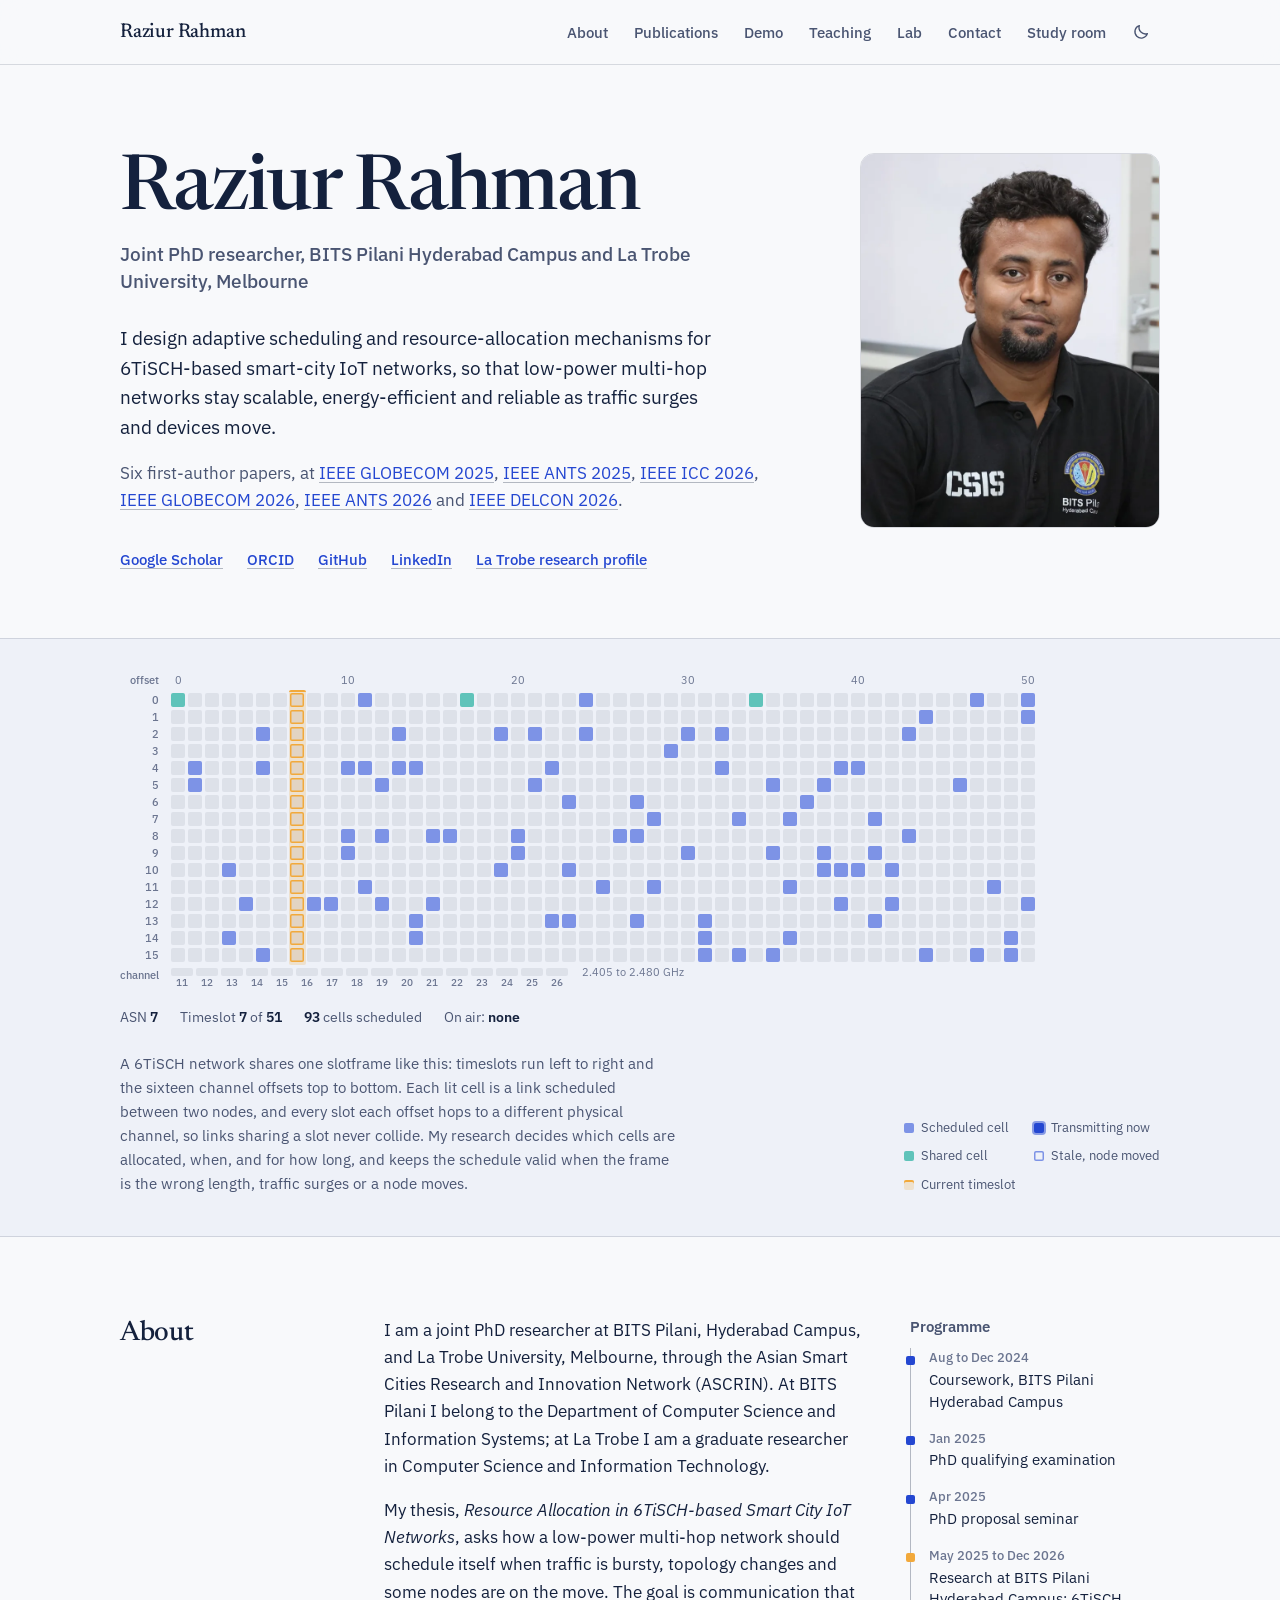
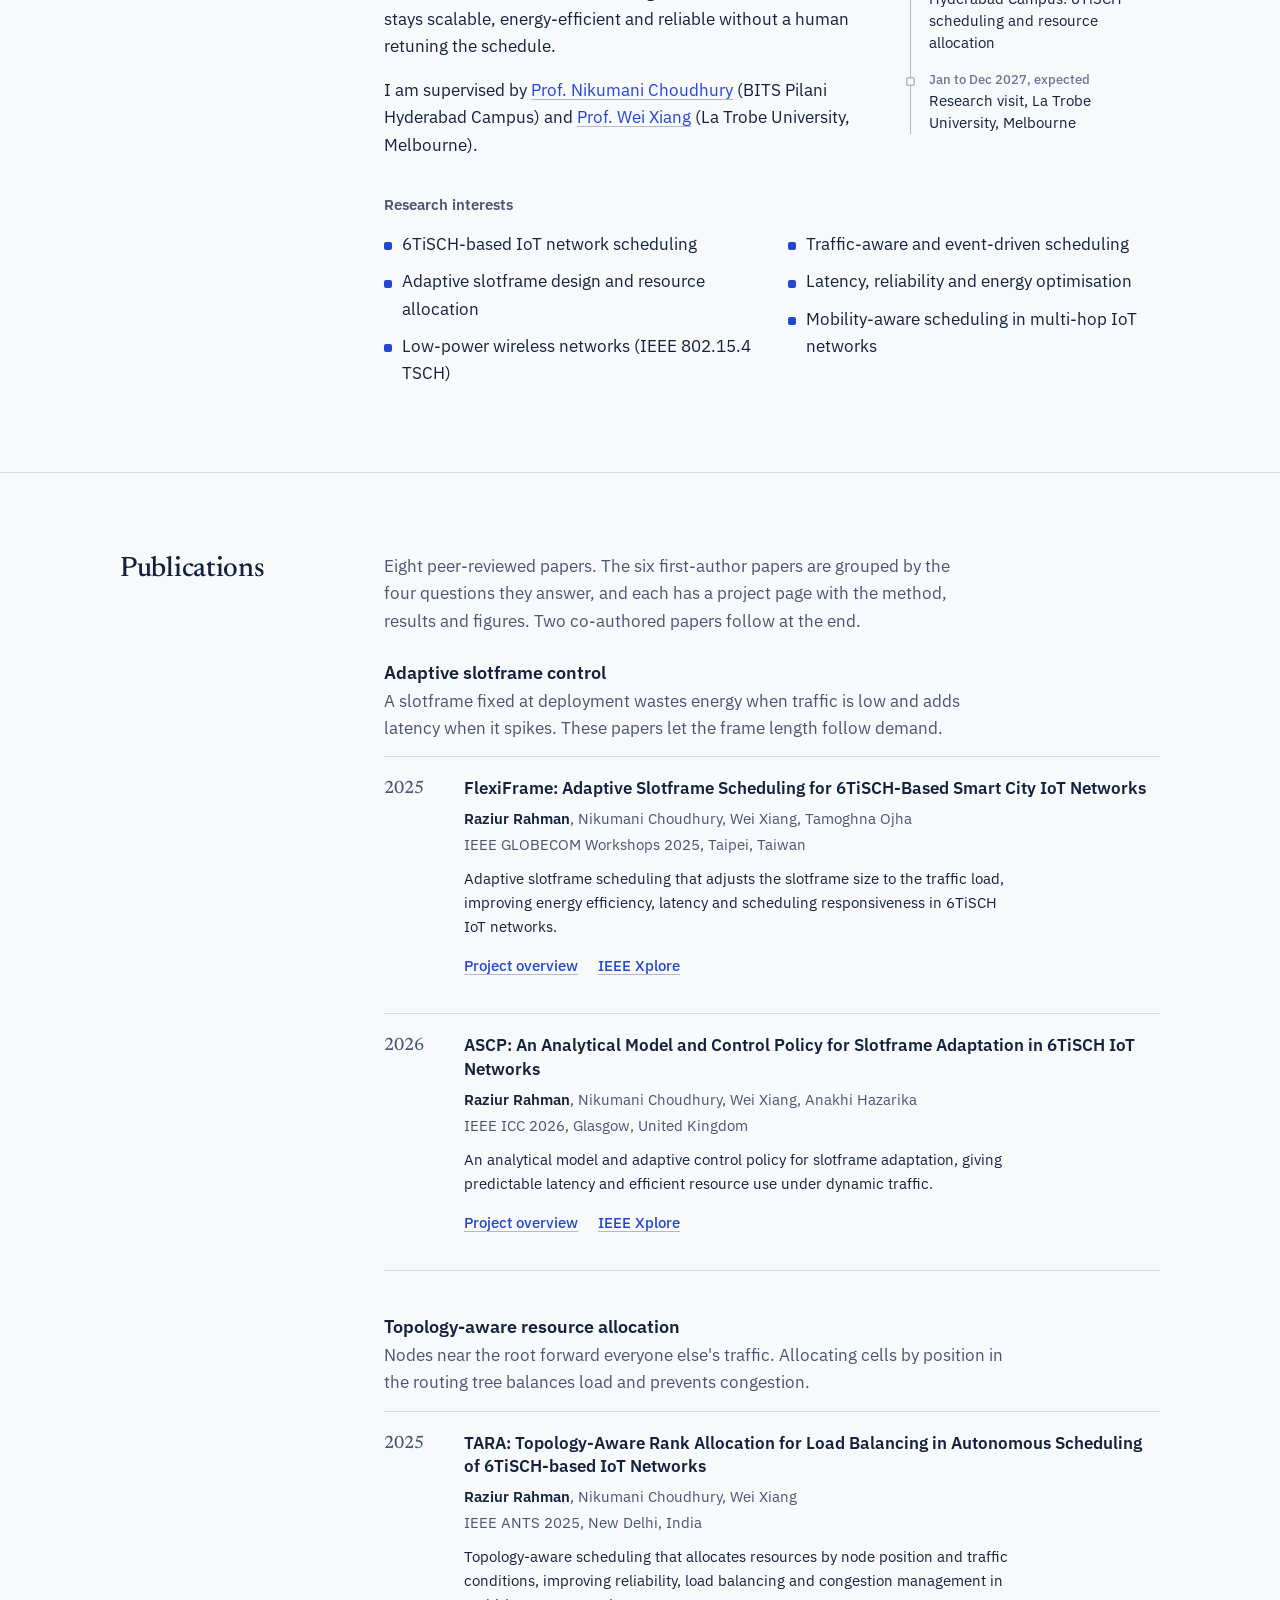
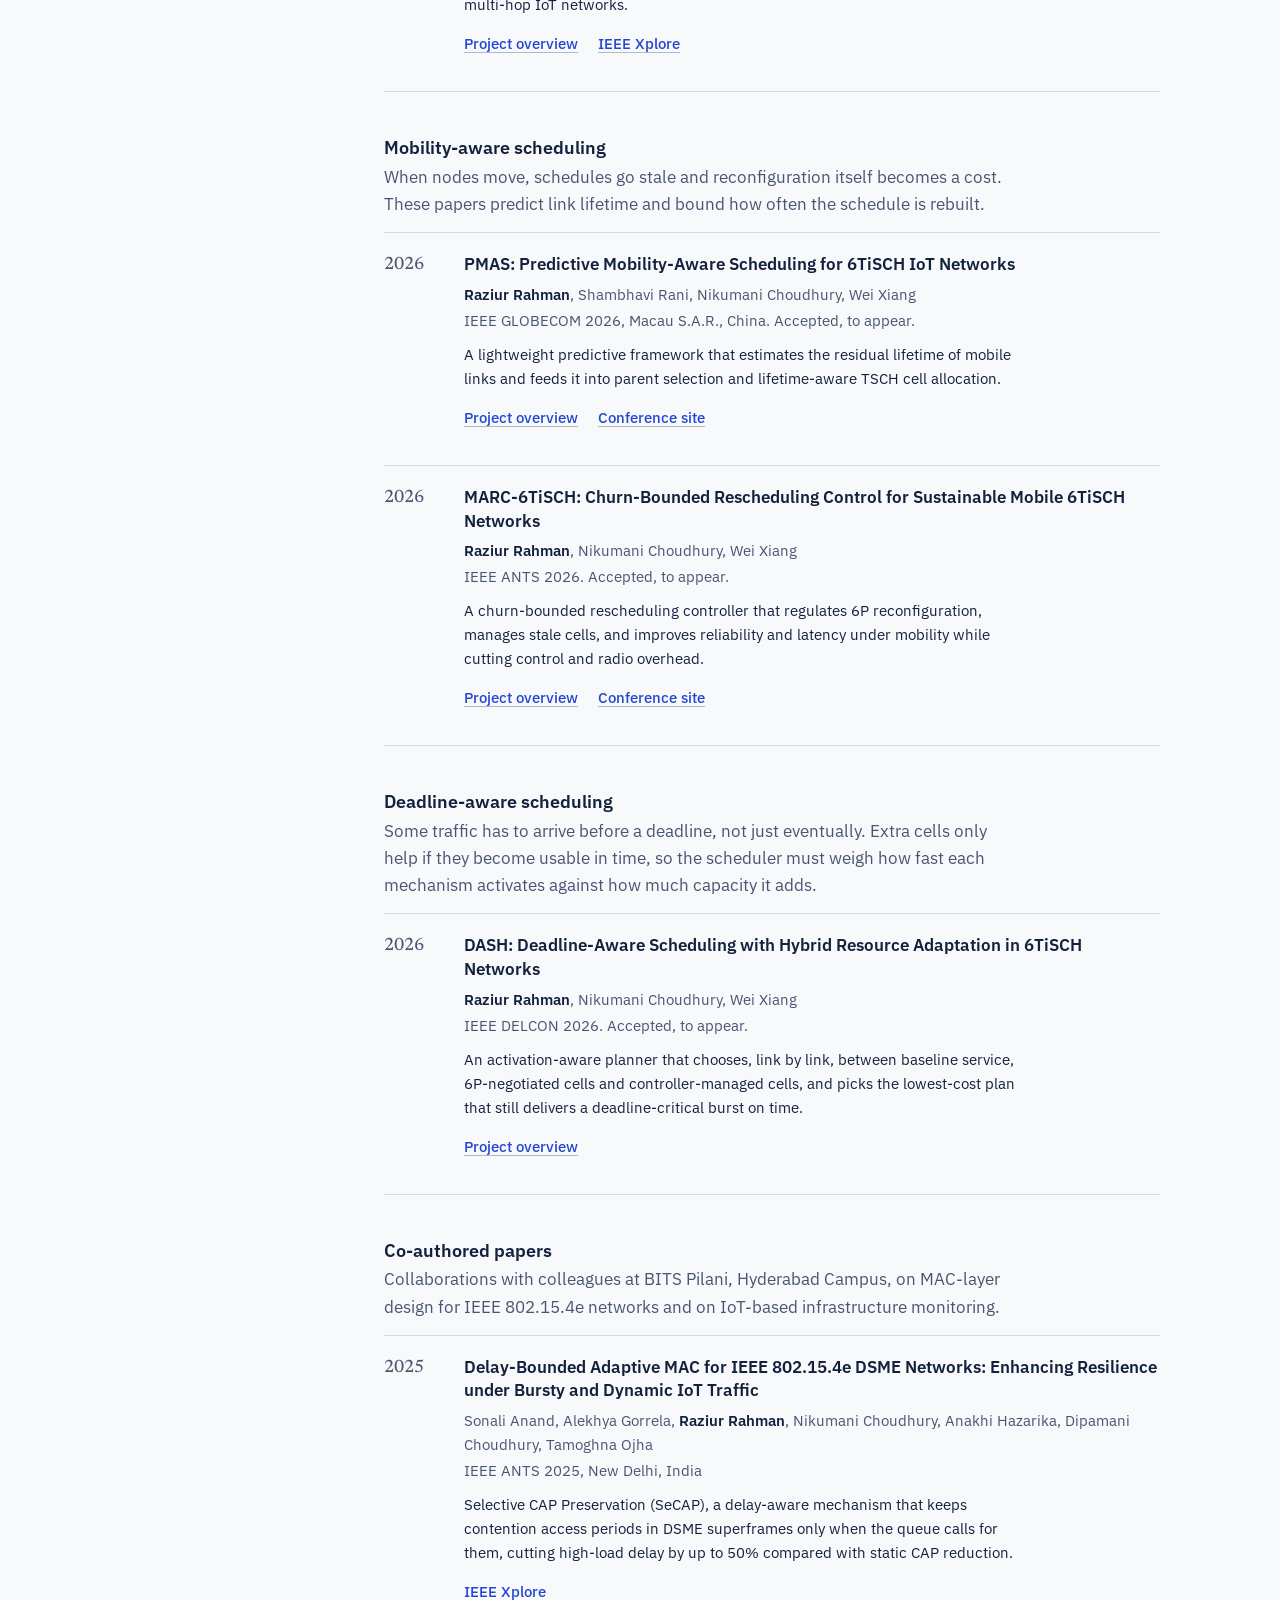
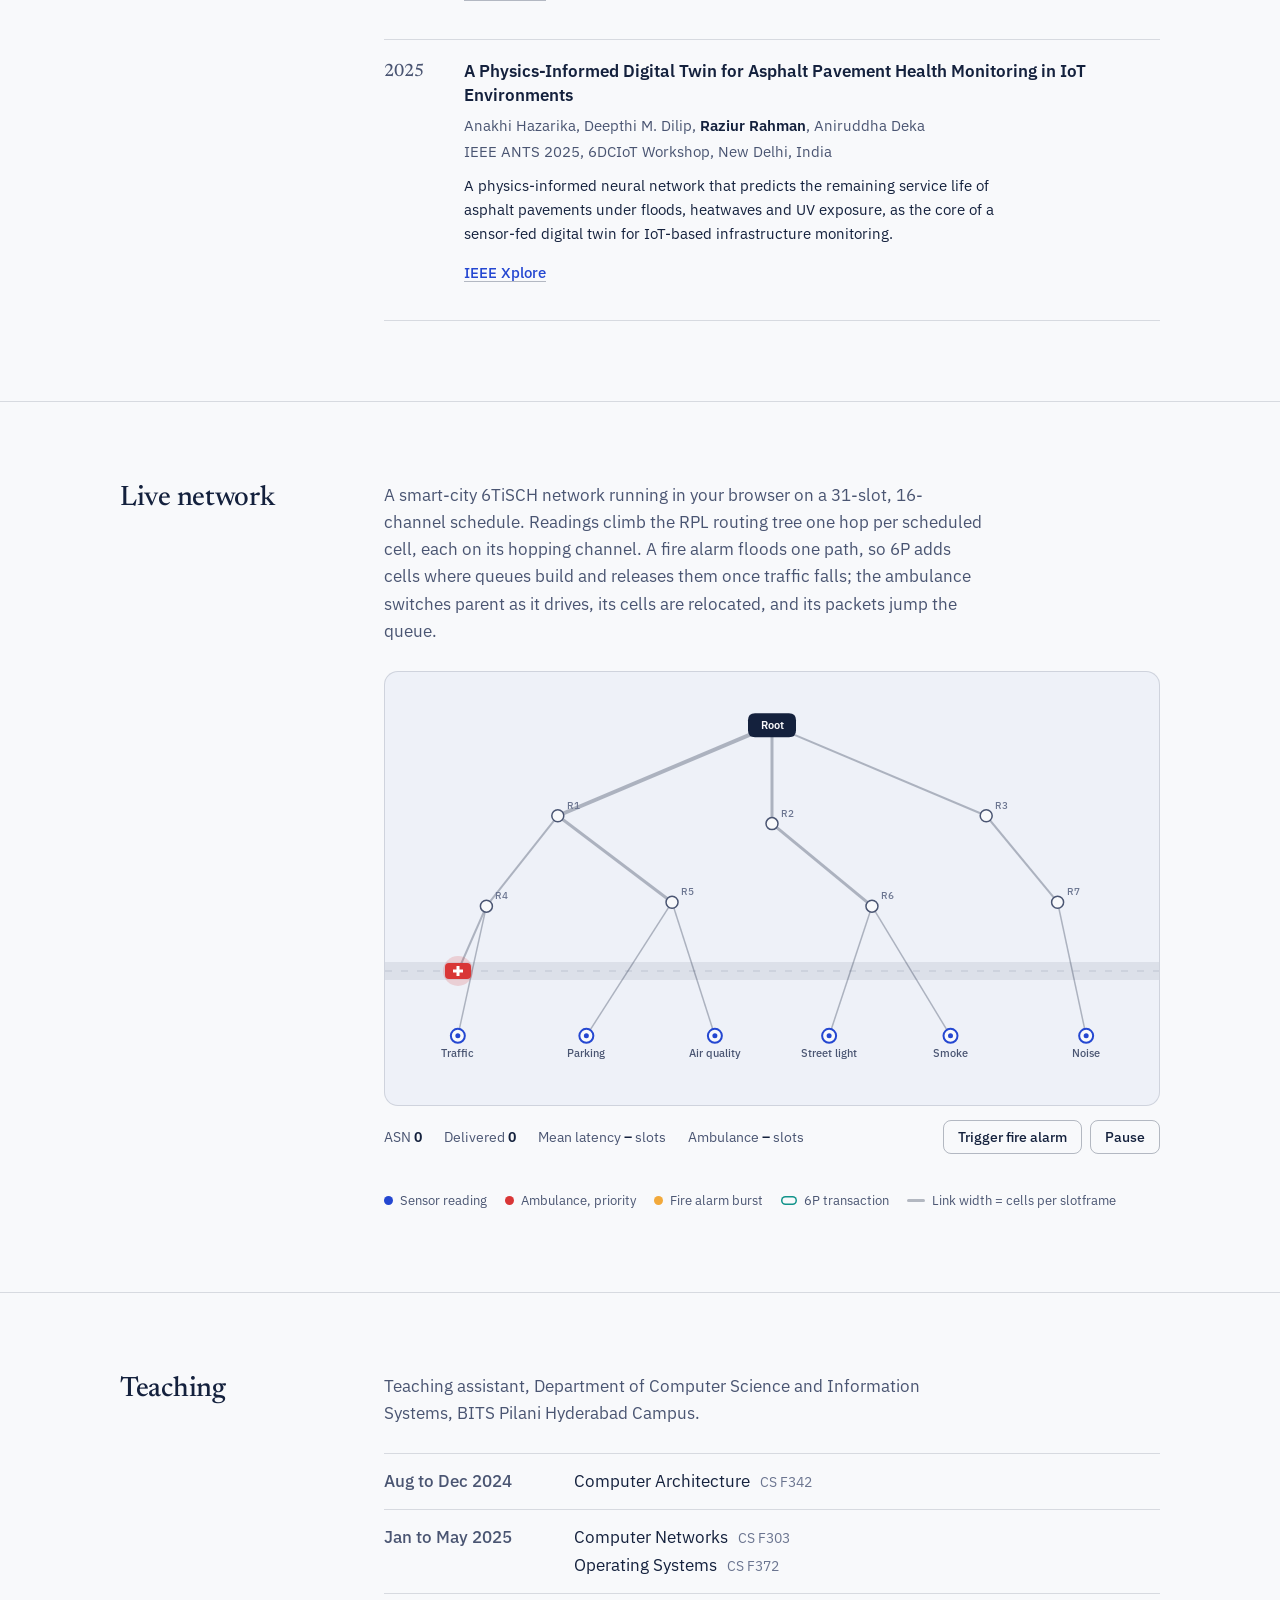
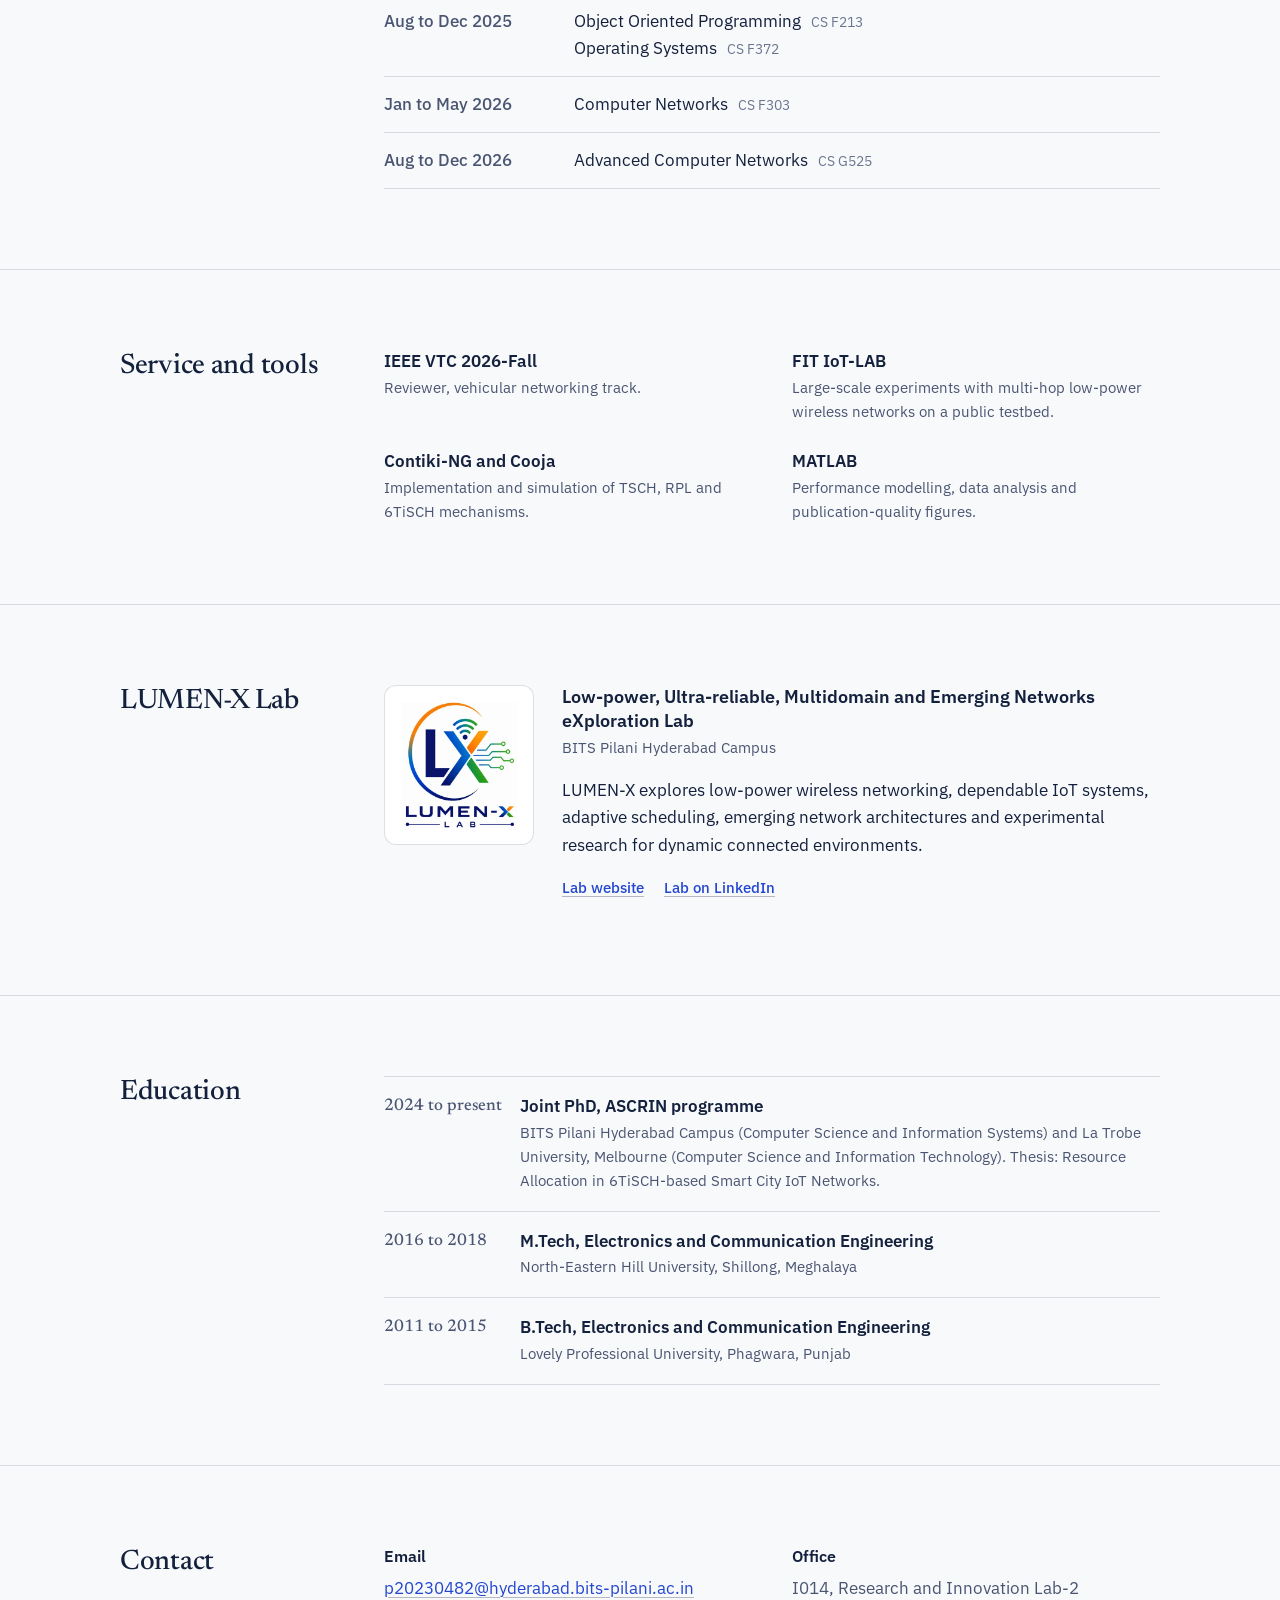
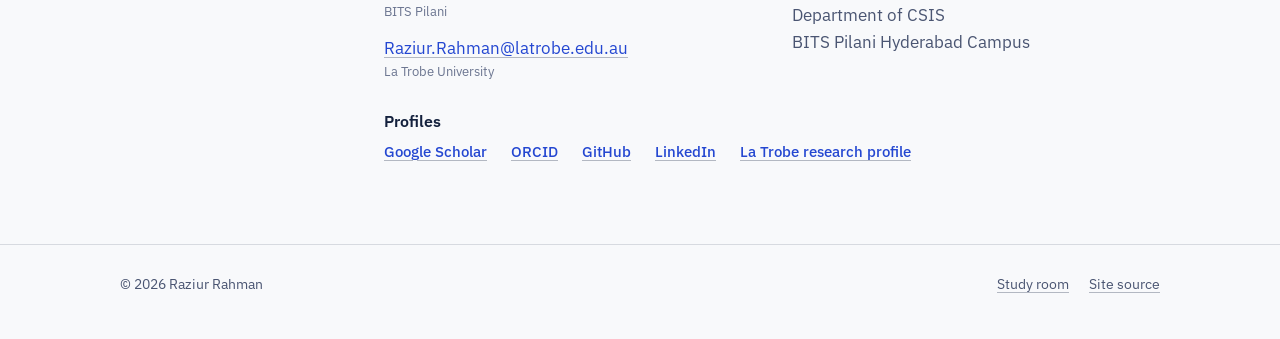
<file: index.html>
<!DOCTYPE html>
<html lang="en">
<head>
<meta charset="UTF-8">
<meta name="viewport" content="width=device-width, initial-scale=1">

<title>Raziur Rahman | Joint PhD Researcher in 6TiSCH and IoT</title>
<meta name="description" content="Raziur Rahman is a joint PhD researcher at BITS Pilani, Hyderabad Campus, and La Trobe University, specializing in 6TiSCH, TSCH scheduling, adaptive resource allocation, and smart-city IoT networks.">
<meta name="robots" content="index, follow, max-image-preview:large">
<meta name="author" content="Raziur Rahman">
<link rel="canonical" href="https://rahmanraziur.github.io/">
<meta name="theme-color" content="#f8f9fb" media="(prefers-color-scheme: light)">
<meta name="theme-color" content="#0d1321" media="(prefers-color-scheme: dark)">

<script>
/* Apply the saved or system theme before first paint to avoid a flash. */
(function () {
  try {
    var t = localStorage.getItem("theme");
    if (t !== "dark" && t !== "light") {
      t = window.matchMedia("(prefers-color-scheme: dark)").matches ? "dark" : "light";
    }
    document.documentElement.setAttribute("data-theme", t);
  } catch (e) {}
})();
</script>

<script type="application/ld+json">
{
  "@context": "https://schema.org",
  "@type": "ProfilePage",
  "@id": "https://rahmanraziur.github.io/#profilepage",
  "url": "https://rahmanraziur.github.io/",
  "name": "Raziur Rahman | Joint PhD Researcher",
  "description": "Academic profile of Raziur Rahman, a joint PhD researcher working on 6TiSCH, TSCH scheduling, adaptive resource allocation, and smart-city IoT networks.",
  "primaryImageOfPage": {
    "@type": "ImageObject",
    "@id": "https://rahmanraziur.github.io/#primaryimage",
    "url": "https://rahmanraziur.github.io/assets/images/profile.jpg",
    "contentUrl": "https://rahmanraziur.github.io/assets/images/profile.jpg",
    "caption": "Portrait of Raziur Rahman",
    "name": "Raziur Rahman profile photograph",
    "representativeOfPage": true
  },
  "mainEntity": {
    "@type": "Person",
    "@id": "https://rahmanraziur.github.io/#person",
    "name": "Raziur Rahman",
    "url": "https://rahmanraziur.github.io/",
    "mainEntityOfPage": { "@id": "https://rahmanraziur.github.io/#profilepage" },
    "image": { "@id": "https://rahmanraziur.github.io/#primaryimage" },
    "jobTitle": "Joint Doctoral Researcher",
    "description": "Joint PhD researcher at BITS Pilani, Hyderabad Campus, and La Trobe University, specializing in 6TiSCH, TSCH scheduling, adaptive resource allocation, and smart-city IoT networks.",
    "affiliation": [
      { "@type": "CollegeOrUniversity", "name": "BITS Pilani, Hyderabad Campus", "url": "https://www.bits-pilani.ac.in/hyderabad/" },
      { "@type": "CollegeOrUniversity", "name": "La Trobe University", "url": "https://www.latrobe.edu.au/" }
    ],
    "knowsAbout": [
      "6TiSCH", "IEEE 802.15.4e TSCH", "Internet of Things", "Adaptive Scheduling",
      "Resource Allocation", "Deadline-Aware Scheduling", "Low-Power Wireless Networks", "Smart-City IoT Networks"
    ],
    "sameAs": [
      "https://scholars.latrobe.edu.au/r3rahman/about",
      "https://scholar.google.com/citations?user=FUXiS7UAAAAJ&hl=en&authuser=1",
      "https://github.com/rahmanraziur",
      "https://www.linkedin.com/in/raziur247",
      "https://orcid.org/0009-0003-6365-7915"
    ]
  }
}
</script>

<!-- Open Graph -->
<meta property="og:title" content="Raziur Rahman | Joint PhD Researcher in 6TiSCH and IoT">
<meta property="og:description" content="Joint PhD researcher at BITS Pilani, Hyderabad Campus, and La Trobe University, working on 6TiSCH, TSCH scheduling, adaptive resource allocation, and smart-city IoT networks.">
<meta property="og:image" content="https://rahmanraziur.github.io/assets/images/profile.jpg">
<meta property="og:image:type" content="image/jpeg">
<meta property="og:image:alt" content="Portrait of Raziur Rahman">
<meta property="og:url" content="https://rahmanraziur.github.io/">
<meta property="og:type" content="website">
<meta property="og:site_name" content="Raziur Rahman">
<meta property="og:locale" content="en_US">

<!-- X / Twitter Card -->
<meta name="twitter:card" content="summary_large_image">
<meta name="twitter:title" content="Raziur Rahman | Joint PhD Researcher in 6TiSCH and IoT">
<meta name="twitter:description" content="Joint PhD researcher working on 6TiSCH, TSCH scheduling, adaptive resource allocation, and smart-city IoT networks.">
<meta name="twitter:image" content="https://rahmanraziur.github.io/assets/images/profile.jpg">
<meta name="twitter:image:alt" content="Portrait of Raziur Rahman">

<link rel="icon" type="image/png" sizes="32x32" href="assets/images/favicon.png">

<link rel="preconnect" href="https://fonts.googleapis.com">
<link rel="preconnect" href="https://fonts.gstatic.com" crossorigin>
<link href="https://fonts.googleapis.com/css2?family=IBM+Plex+Sans:wght@400;500;600&family=Newsreader:opsz,wght@6..72,400..600&display=swap" rel="stylesheet">

<style>
/* ==========================================================
   Tokens
   ========================================================== */
:root {
  --bg: #f8f9fb;
  --bg-glass: rgba(248, 249, 251, 0.88);
  --band: #eef1f8;
  --ink: #14213d;
  --ink-2: #4a5572;
  --ink-3: #6b7590;
  --line: rgba(20, 33, 61, 0.14);
  --line-strong: rgba(20, 33, 61, 0.3);
  --accent: #2447d1;
  --accent-hover: #1b37a8;
  --accent-soft: rgba(36, 71, 209, 0.1);
  --amber: #f2a93b;
  --amber-soft: rgba(242, 169, 59, 0.22);
  --alert: #d93636;
  --cell: rgba(20, 33, 61, 0.08);
  --cell-alloc: #7d93e6;
  --cell-hot: #2447d1;
  --cell-sh: #5fc3ba;
  --cell-sh-hot: #13948b;
  --pulse-tx: rgba(36, 71, 209, 0.5);
  --pulse-sh: rgba(19, 148, 139, 0.5);
  --cell-tx: #2447d1;
  --demo-bg: #050b18;
  --serif: "Newsreader", Georgia, "Times New Roman", serif;
  --sans: "IBM Plex Sans", system-ui, -apple-system, "Segoe UI", Roboto, sans-serif;
  color-scheme: light;
}

:root[data-theme="dark"] {
  --bg: #0d1321;
  --bg-glass: rgba(13, 19, 33, 0.88);
  --band: #0a1020;
  --ink: #e9edf5;
  --ink-2: #aeb7cc;
  --ink-3: #7f8aa6;
  --line: rgba(233, 237, 245, 0.12);
  --line-strong: rgba(233, 237, 245, 0.28);
  --accent: #8fa3ff;
  --accent-hover: #b4c1ff;
  --accent-soft: rgba(143, 163, 255, 0.14);
  --amber: #f5b95a;
  --amber-soft: rgba(245, 185, 90, 0.2);
  --alert: #ff7676;
  --cell: rgba(233, 237, 245, 0.07);
  --cell-alloc: #4f63b8;
  --cell-hot: #9db0ff;
  --cell-sh: #2a8f86;
  --cell-sh-hot: #4fd8c9;
  --pulse-tx: rgba(157, 176, 255, 0.55);
  --pulse-sh: rgba(79, 216, 201, 0.55);
  --cell-tx: #7c93ff;
  color-scheme: dark;
}

/* Same dark tokens for people whose browser prefers dark and has JS off. */
@media (prefers-color-scheme: dark) {
  :root:not([data-theme="light"]) {
    --bg: #0d1321;
    --bg-glass: rgba(13, 19, 33, 0.88);
    --band: #0a1020;
    --ink: #e9edf5;
    --ink-2: #aeb7cc;
    --ink-3: #7f8aa6;
    --line: rgba(233, 237, 245, 0.12);
    --line-strong: rgba(233, 237, 245, 0.28);
    --accent: #8fa3ff;
    --accent-hover: #b4c1ff;
    --accent-soft: rgba(143, 163, 255, 0.14);
    --amber: #f5b95a;
    --amber-soft: rgba(245, 185, 90, 0.2);
    --alert: #ff7676;
    --cell: rgba(233, 237, 245, 0.07);
    --cell-alloc: #4f63b8;
    --cell-hot: #9db0ff;
    --cell-sh: #2a8f86;
    --cell-sh-hot: #4fd8c9;
    --pulse-tx: rgba(157, 176, 255, 0.55);
    --pulse-sh: rgba(79, 216, 201, 0.55);
    --cell-tx: #7c93ff;
    color-scheme: dark;
  }
}

/* ==========================================================
   Base
   ========================================================== */
*, *::before, *::after { box-sizing: border-box; }

html {
  scroll-behavior: smooth;
  -webkit-text-size-adjust: 100%;
}

body {
  margin: 0;
  background: var(--bg);
  color: var(--ink);
  font: 400 1.0625rem/1.6 var(--sans);
  -webkit-font-smoothing: antialiased;
  transition: background-color 0.25s ease, color 0.25s ease;
}

a {
  color: var(--accent);
  text-decoration: underline;
  text-decoration-thickness: 1px;
  text-underline-offset: 0.18em;
  text-decoration-color: var(--line-strong);
  transition: color 0.15s ease, text-decoration-color 0.15s ease;
}
a:hover { color: var(--accent-hover); text-decoration-color: currentColor; }

:focus-visible {
  outline: 2px solid var(--accent);
  outline-offset: 3px;
  border-radius: 3px;
}

img { max-width: 100%; height: auto; }

.sr-only {
  position: absolute;
  width: 1px; height: 1px;
  padding: 0; margin: -1px;
  overflow: hidden; clip: rect(0 0 0 0);
  white-space: nowrap; border: 0;
}

.wrap {
  max-width: 1120px;
  margin: 0 auto;
  padding: 0 clamp(20px, 4vw, 40px);
}

section[id] { scroll-margin-top: 80px; }

.btn {
  font: 500 0.875rem/1 var(--sans);
  color: var(--ink);
  background: transparent;
  border: 1px solid var(--line-strong);
  border-radius: 8px;
  padding: 9px 14px;
  cursor: pointer;
  transition: background-color 0.15s ease, border-color 0.15s ease;
}
.btn:hover { background: var(--accent-soft); border-color: var(--accent); }

/* ==========================================================
   Header
   ========================================================== */
.site-head {
  position: sticky;
  top: 0;
  z-index: 50;
  background: var(--bg-glass);
  -webkit-backdrop-filter: blur(12px);
  backdrop-filter: blur(12px);
  border-bottom: 1px solid var(--line);
}
.site-head .wrap {
  position: relative;
  display: flex;
  align-items: center;
  justify-content: space-between;
  gap: 16px;
  min-height: 64px;
}
.brand {
  font: 500 1.25rem/1 var(--serif);
  letter-spacing: -0.01em;
  color: var(--ink);
  text-decoration: none;
}
.brand:hover { color: var(--ink); }

.head-right { display: flex; align-items: center; gap: 4px; }

.nav { display: flex; align-items: center; gap: 2px; }
.nav a {
  font: 500 0.9375rem/1 var(--sans);
  color: var(--ink-2);
  text-decoration: none;
  padding: 10px 12px;
  border-radius: 6px;
}
.nav a:hover { color: var(--ink); background: var(--accent-soft); }

.theme-btn, .menu-btn {
  display: inline-flex;
  align-items: center;
  justify-content: center;
  gap: 6px;
  height: 38px;
  min-width: 38px;
  padding: 0 10px;
  color: var(--ink-2);
  background: transparent;
  border: 0;
  border-radius: 8px;
  cursor: pointer;
  font: 500 0.9375rem/1 var(--sans);
}
.theme-btn:hover, .menu-btn:hover { color: var(--ink); background: var(--accent-soft); }
.theme-btn svg { width: 18px; height: 18px; }
.ic-sun { display: none; }
:root[data-theme="dark"] .ic-sun { display: block; }
:root[data-theme="dark"] .ic-moon { display: none; }
.menu-btn { display: none; }

@media (max-width: 859px) {
  .menu-btn { display: inline-flex; }
  .nav {
    display: none;
    position: absolute;
    top: 100%;
    left: 0;
    right: 0;
    flex-direction: column;
    align-items: stretch;
    gap: 0;
    padding: 6px clamp(20px, 4vw, 40px) 14px;
    background: var(--bg);
    border-bottom: 1px solid var(--line);
  }
  .nav.open { display: flex; }
  .nav a {
    padding: 13px 4px;
    font-size: 1.0625rem;
    border-radius: 0;
    border-bottom: 1px solid var(--line);
  }
  .nav a:last-child { border-bottom: 0; }
  .nav a:hover { background: transparent; }
}

/* ==========================================================
   Hero
   ========================================================== */
.hero { padding: clamp(40px, 7vw, 88px) 0 clamp(40px, 6vw, 64px); }
.hero .wrap {
  display: grid;
  grid-template-columns: minmax(0, 1fr) 300px;
  gap: clamp(32px, 5vw, 72px);
  align-items: start;
}
.hero h1 {
  margin: 0 0 12px;
  font: 500 clamp(2.75rem, 7vw, 4.75rem)/1 var(--serif);
  letter-spacing: -0.022em;
  font-optical-sizing: auto;
}
.hero .role {
  margin: 0 0 30px;
  font: 500 1.1875rem/1.4 var(--sans);
  color: var(--ink-2);
  max-width: 32em;
}
.hero .statement {
  margin: 0 0 18px;
  font-size: 1.1875rem;
  line-height: 1.55;
  max-width: 32em;
}
.hero .proof {
  margin: 0 0 32px;
  color: var(--ink-2);
  max-width: 40em;
}
.hero .links {
  display: flex;
  flex-wrap: wrap;
  gap: 10px 24px;
  margin: 0;
  padding: 0;
  list-style: none;
}
.hero .links a { font-weight: 500; font-size: 0.9375rem; }

.portrait { margin: 0; }
.portrait img {
  display: block;
  width: 100%;
  aspect-ratio: 4 / 5;
  object-fit: cover;
  border-radius: 14px;
  border: 1px solid var(--line);
}

@media (max-width: 859px) {
  .hero .wrap { grid-template-columns: 1fr; gap: 28px; }
  .portrait { order: -1; width: 150px; }
  .portrait img { border-radius: 12px; }
  .hero .role, .hero .statement { font-size: 1.0625rem; }
}

/* Single page-load moment: hero text fades in, then the slotframe schedules itself in. */
.hero .in { animation: rise 0.6s ease both; }
.hero .in:nth-child(2) { animation-delay: 0.05s; }
@keyframes rise {
  from { opacity: 0; transform: translateY(6px); }
  to { opacity: 1; transform: none; }
}

/* ==========================================================
   Slotframe band (network-wide 6TiSCH schedule, 16 channel offsets)
   ========================================================== */
.band {
  background: var(--band);
  border-top: 1px solid var(--line);
  border-bottom: 1px solid var(--line);
  padding: 34px 0 40px;
}

.sf {
  --s: 14px;   /* cell size */
  --g: 3px;    /* gap */
  --hs: 22px;  /* physical-channel block width */
  display: grid;
  grid-template-columns: auto minmax(0, 1fr);
  gap: 6px 12px;
  align-items: start;
}
.sf-axis {
  font-size: 0.6875rem;
  font-weight: 500;
  line-height: 14px;
  color: var(--ink-3);
  text-align: right;
  white-space: nowrap;
}
.sf-ticks { position: relative; height: 14px; }
.sf-ticks span {
  position: absolute;
  top: 0;
  transition: opacity 0.4s ease;
  transform: translateX(-50%);
  font-size: 0.6875rem;
  line-height: 14px;
  color: var(--ink-3);
  font-variant-numeric: tabular-nums;
}
.sf-labels { display: grid; gap: var(--g); }
.sf-labels span {
  height: var(--s);
  line-height: var(--s);
  font-size: 0.6875rem;
  font-weight: 500;
  color: var(--ink-3);
  text-align: right;
  font-variant-numeric: tabular-nums;
}
.sf-stage { position: relative; min-width: 0; }
.sf-grid {
  display: grid;
  grid-template-columns: repeat(var(--cols, 41), var(--s));
  grid-auto-rows: var(--s);
  gap: var(--g);
  width: max-content;
  position: relative;
}
.sf-cursor {
  position: absolute;
  top: calc(var(--g) * -1);
  bottom: calc(var(--g) * -1);
  left: calc(var(--g) / -2);
  width: calc(var(--s) + var(--g));
  background: var(--amber-soft);
  border-top: 2px solid var(--amber);
  border-radius: 2px;
  pointer-events: none;
  transition: transform 90ms ease-out;
}

/* cell states */
.c {
  --pulse: var(--pulse-tx);
  display: block;
  width: var(--s);
  height: var(--s);
  border-radius: 2px;
  background: var(--cell);
  opacity: 0;
  transition: opacity 0.4s ease var(--d, 0ms), background-color 0.4s ease;
}
.c.on { opacity: 1; }
.c.al { background: var(--cell-alloc); }
.c.sh { background: var(--cell-sh); --pulse: var(--pulse-sh); }
.c.stale { background: transparent; box-shadow: inset 0 0 0 1.5px var(--cell-alloc); }
.c.now { box-shadow: inset 0 0 0 1.5px var(--amber); }
.c.fire {
  background: var(--cell-hot);
  transition: background-color 0s;
  animation: fire 0.55s ease-out;
  position: relative;
  z-index: 2;
}
.c.sh.fire { background: var(--cell-sh-hot); }
.c.pop { animation: pop 0.45s cubic-bezier(0.2, 0.9, 0.3, 1.25); }
.c.gone { animation: gone 0.35s ease-in forwards; }
.c.cut { opacity: 0; transition-delay: 0ms; }

@keyframes fire {
  from { box-shadow: inset 0 0 0 1.5px var(--amber), 0 0 0 0 var(--pulse); }
  to   { box-shadow: inset 0 0 0 1.5px var(--amber), 0 0 0 8px transparent; }
}
@keyframes pop { from { transform: scale(0.2); } to { transform: none; } }
@keyframes gone { to { transform: scale(0.2); opacity: 0; } }

/* physical-channel strip: where the active offsets land this slot */
.sf-hoprow { display: flex; flex-wrap: wrap; align-items: flex-start; gap: 4px 14px; }
.sf-hop {
  display: grid;
  grid-template-columns: repeat(16, var(--hs));
  gap: var(--g);
  width: max-content;
}
.h { display: block; }
.h i {
  display: block;
  height: 8px;
  border-radius: 2px;
  background: var(--cell);
  transition: background-color 0.35s ease;
}
.h.on i { background: var(--cell-hot); transition-duration: 0s; }
.h.on.sh i { background: var(--cell-sh-hot); }
.h b {
  display: block;
  font-weight: 500;
  font-size: 0.625rem;
  line-height: 14px;
  text-align: center;
  color: var(--ink-3);
  font-variant-numeric: tabular-nums;
}
.sf-ghz {
  font-size: 0.6875rem;
  line-height: 8px;
  color: var(--ink-3);
  white-space: nowrap;
}

.sf-readout {
  display: flex;
  flex-wrap: wrap;
  gap: 4px 22px;
  margin: 16px 0 0;
  font-size: 0.875rem;
  color: var(--ink-2);
  font-variant-numeric: tabular-nums;
}
.sf-readout b { font-weight: 600; color: var(--ink); }
.sf-air { min-width: 9em; }
.sf-event { color: var(--accent); min-width: 14em; }

.sf-foot {
  display: grid;
  grid-template-columns: minmax(0, 1fr) auto;
  gap: 18px 48px;
  align-items: end;
  margin-top: 24px;
}
.sf-caption {
  margin: 0;
  max-width: 62ch;
  font-size: 0.9375rem;
  line-height: 1.6;
  color: var(--ink-2);
}
.legend {
  display: grid;
  grid-template-columns: repeat(2, auto);
  gap: 8px 18px;
  margin: 0;
  padding: 0;
  list-style: none;
  font-size: 0.8125rem;
  color: var(--ink-2);
}
.legend i {
  display: inline-block;
  width: 10px; height: 10px;
  border-radius: 2px;
  margin-right: 7px;
  vertical-align: -1px;
}
.legend .l-al { background: var(--cell-alloc); }
.legend .l-sh { background: var(--cell-sh); }
.legend .l-hot { background: var(--cell-hot); box-shadow: 0 0 0 2px var(--pulse-tx); }
.legend .l-stale { box-shadow: inset 0 0 0 1.5px var(--cell-alloc); }
.legend .l-now { background: var(--amber-soft); box-shadow: inset 0 2px 0 var(--amber); }

@media (max-width: 859px) {
  .sf { --s: 11px; --g: 2px; --hs: 18px; gap: 5px 10px; }
  .sf-foot { grid-template-columns: 1fr; }
  .legend { display: flex; flex-wrap: wrap; }
}
@media (max-width: 520px) {
  .sf { --s: 8px; --g: 2px; --hs: 16px; gap: 4px 8px; }
  .sf-labels span, .sf-axis, .sf-ticks span { font-size: 0.625rem; }
  .sf-labels span { line-height: var(--s); }
  .sf-ghz { display: none; }
}

/* ==========================================================
   Sections (left rail with the title, content on the right)
   ========================================================== */
.section {
  padding: clamp(48px, 7vw, 80px) 0;
  border-top: 1px solid var(--line);
}
.band + .section { border-top: 0; }
.section .wrap {
  display: grid;
  grid-template-columns: 200px minmax(0, 1fr);
  gap: 20px clamp(32px, 5vw, 64px);
  align-items: start;
}
.section h2 {
  position: sticky;
  top: 88px;
  margin: 0;
  font: 500 1.75rem/1.15 var(--serif);
  letter-spacing: -0.01em;
}
.content { max-width: 800px; min-width: 0; }
.lead {
  margin: 0 0 26px;
  color: var(--ink-2);
  max-width: 60ch;
}
.prose p { margin: 0 0 1em; max-width: 64ch; }
.prose p:last-child { margin-bottom: 0; }

@media (max-width: 859px) {
  .section .wrap { grid-template-columns: 1fr; gap: 14px; }
  .section h2 { position: static; }
}

/* About: prose and programme timeline side by side */
.about {
  display: grid;
  grid-template-columns: minmax(0, 1fr) 250px;
  gap: 36px 48px;
}
.about .prose { grid-row: 1; }
.about .tl { grid-row: 1; }
.about .interests-wrap { grid-column: 1 / -1; }
@media (max-width: 1023px) {
  .about { grid-template-columns: 1fr; }
  .about .prose, .about .tl { grid-row: auto; }
}

.about h3 {
  margin: 0 0 12px;
  font: 600 0.9375rem/1.3 var(--sans);
  color: var(--ink-2);
}

/* Timeline: square markers echo the slotframe. Filled = done, amber = now, outlined = ahead. */
.tl { margin: 0; padding: 0; list-style: none; }
.tl ol {
  margin: 0;
  padding: 0 0 0 18px;
  list-style: none;
  border-left: 1px solid var(--line-strong);
}
.tl li { position: relative; padding: 0 0 16px; }
.tl li:last-child { padding-bottom: 0; }
.tl li::before {
  content: "";
  position: absolute;
  left: -23px;
  top: 0.45em;
  width: 9px; height: 9px;
  border-radius: 2px;
  background: var(--cell-tx);
}
.tl li.now::before { background: var(--amber); }
.tl li.ahead::before { background: var(--bg); box-shadow: inset 0 0 0 1.5px var(--line-strong); }
.tl time {
  display: block;
  font-size: 0.8125rem;
  font-weight: 500;
  color: var(--ink-3);
  font-variant-numeric: tabular-nums;
}
.tl .t { display: block; font-size: 0.9375rem; line-height: 1.45; }

.interests {
  margin: 0;
  padding: 0;
  list-style: none;
  columns: 2;
  column-gap: 32px;
}
.interests li {
  position: relative;
  padding: 5px 0 5px 18px;
  break-inside: avoid;
  color: var(--ink);
}
.interests li::before {
  content: "";
  position: absolute;
  left: 0;
  top: 0.95em;
  width: 8px; height: 8px;
  border-radius: 2px;
  background: var(--cell-tx);
}
@media (max-width: 600px) { .interests { columns: 1; } }

/* ==========================================================
   Publications
   ========================================================== */
.group + .group { margin-top: 44px; }
.group h3 {
  margin: 0 0 4px;
  font: 600 1.125rem/1.3 var(--sans);
}
.group .gdesc {
  margin: 0 0 14px;
  color: var(--ink-2);
  max-width: 62ch;
}
.pub {
  display: grid;
  grid-template-columns: 64px minmax(0, 1fr);
  gap: 0 16px;
  padding: 20px 0;
  border-top: 1px solid var(--line);
}
.pub:last-child { border-bottom: 1px solid var(--line); }
.pub .year {
  font: 500 1.125rem/1.35 var(--serif);
  color: var(--ink-2);
}
.pub h4 {
  margin: 0 0 6px;
  font: 600 1.0625rem/1.4 var(--sans);
}
.pub .authors { margin: 0 0 2px; font-size: 0.9375rem; color: var(--ink-2); }
.pub .authors b { font-weight: 600; color: var(--ink); }
.pub .venue { margin: 0 0 10px; font-size: 0.9375rem; color: var(--ink-2); }
.pub .summary {
  margin: 0 0 12px;
  font-size: 0.9375rem;
  line-height: 1.6;
  max-width: 62ch;
}
.pub .actions {
  display: flex;
  flex-wrap: wrap;
  gap: 6px 20px;
  font-size: 0.9375rem;
  font-weight: 500;
}
@media (max-width: 520px) {
  .pub { grid-template-columns: 1fr; }
  .pub .year { margin-bottom: 2px; }
}

/* ==========================================================
   Live network demo
   ========================================================== */
.demo-panel {
  border: 1px solid var(--line);
  border-radius: 14px;
  overflow: hidden;
  background: var(--band);
}
.demo-panel canvas { display: block; width: 100%; }
.demo-bar {
  display: flex;
  flex-wrap: wrap;
  align-items: center;
  justify-content: space-between;
  gap: 12px 20px;
  margin-top: 14px;
}
.demo-stats {
  display: flex;
  flex-wrap: wrap;
  gap: 4px 22px;
  margin: 0;
  font-size: 0.875rem;
  color: var(--ink-2);
  font-variant-numeric: tabular-nums;
}
.demo-stats b { font-weight: 600; color: var(--ink); }
.demo-btns { display: flex; flex-wrap: wrap; gap: 8px; }
.btn:disabled { opacity: 0.45; cursor: default; background: transparent; border-color: var(--line-strong); }
.demo-event { margin: 8px 0 0; min-height: 1.5em; font-size: 0.875rem; color: var(--accent); }
.demo-legend {
  display: flex;
  flex-wrap: wrap;
  gap: 6px 18px;
  margin: 8px 0 0;
  padding: 0;
  list-style: none;
  font-size: 0.8125rem;
  color: var(--ink-2);
}
.demo-legend i {
  display: inline-block;
  width: 9px; height: 9px;
  border-radius: 50%;
  margin-right: 7px;
  vertical-align: 0;
}
.demo-legend .k-data { background: var(--accent); }
.demo-legend .k-ev { background: var(--alert); }
.demo-legend .k-fire { background: var(--amber); }
.demo-legend .k-6p { width: 16px; border-radius: 5px; box-shadow: inset 0 0 0 1.5px var(--cell-sh-hot); }
.demo-legend .k-cell { width: 18px; height: 3px; border-radius: 2px; background: var(--line-strong); vertical-align: 3px; }

/* ==========================================================
   Teaching table
   ========================================================== */
.tbl { width: 100%; border-collapse: collapse; }
.tbl th, .tbl td {
  text-align: left;
  vertical-align: top;
  padding: 14px 16px 14px 0;
  border-top: 1px solid var(--line);
}
.tbl tr:last-child th, .tbl tr:last-child td { border-bottom: 1px solid var(--line); }
.tbl th {
  width: 190px;
  font-weight: 500;
  color: var(--ink-2);
  white-space: nowrap;
  font-variant-numeric: tabular-nums;
}
.tbl td span { display: block; }
.tbl td small { color: var(--ink-3); font-size: 0.875rem; margin-left: 6px; }
@media (max-width: 520px) {
  .tbl th, .tbl td { display: block; width: auto; }
  .tbl th { padding-bottom: 2px; }
  .tbl td { padding-top: 0; border-top: 0; }
  .tbl tr:last-child th { border-bottom: 0; }
}

/* ==========================================================
   Service and tools, lab, education, contact
   ========================================================== */
.grid2 {
  display: grid;
  grid-template-columns: repeat(2, minmax(0, 1fr));
  gap: 26px 40px;
  margin: 0;
  padding: 0;
  list-style: none;
}
.grid2 h3 { margin: 0 0 3px; font: 600 1.0625rem/1.35 var(--sans); }
.grid2 p { margin: 0; color: var(--ink-2); font-size: 0.9375rem; }
@media (max-width: 600px) { .grid2 { grid-template-columns: 1fr; } }

.lab {
  display: grid;
  grid-template-columns: 150px minmax(0, 1fr);
  gap: 28px;
  align-items: start;
}
.lab .plate {
  background: #fff;
  border: 1px solid var(--line);
  border-radius: 12px;
  padding: 16px;
}
.lab .plate img { display: block; width: 100%; height: auto; }
.lab h3 { margin: 0 0 4px; font: 600 1.125rem/1.3 var(--sans); }
.lab .full { margin: 0 0 12px; color: var(--ink-2); font-size: 0.9375rem; }
.lab p { max-width: 60ch; }
.lab .actions { display: flex; flex-wrap: wrap; gap: 6px 20px; font-weight: 500; font-size: 0.9375rem; }
@media (max-width: 520px) { .lab { grid-template-columns: 1fr; } .lab .plate { width: 130px; } }

.entry {
  display: grid;
  grid-template-columns: 120px minmax(0, 1fr);
  gap: 0 16px;
  padding: 18px 0;
  border-top: 1px solid var(--line);
}
.entry:last-child { border-bottom: 1px solid var(--line); }
.entry .when {
  font: 500 1.0625rem/1.45 var(--serif);
  color: var(--ink-2);
  font-variant-numeric: tabular-nums;
}
.entry h3 { margin: 0 0 2px; font: 600 1.0625rem/1.4 var(--sans); }
.entry p { margin: 0; color: var(--ink-2); font-size: 0.9375rem; }
@media (max-width: 520px) { .entry { grid-template-columns: 1fr; } }

.contact {
  display: grid;
  grid-template-columns: repeat(2, minmax(0, 1fr));
  gap: 28px 40px;
}
.contact h3 { margin: 0 0 8px; font: 600 1rem/1.3 var(--sans); }
.contact p { margin: 0 0 12px; }
.contact p:last-child { margin-bottom: 0; }
.contact small { display: block; color: var(--ink-3); font-size: 0.8125rem; }
.contact address { font-style: normal; color: var(--ink-2); }
.contact .profiles { grid-column: 1 / -1; }
.contact .profiles ul {
  display: flex;
  flex-wrap: wrap;
  gap: 8px 24px;
  margin: 0;
  padding: 0;
  list-style: none;
  font-weight: 500;
  font-size: 0.9375rem;
}
@media (max-width: 600px) { .contact { grid-template-columns: 1fr; } }

/* ==========================================================
   Footer
   ========================================================== */
.foot {
  border-top: 1px solid var(--line);
  padding: 28px 0 44px;
  font-size: 0.875rem;
  color: var(--ink-2);
}
.foot .wrap {
  display: flex;
  flex-wrap: wrap;
  justify-content: space-between;
  gap: 8px 24px;
}
.foot ul { display: flex; gap: 20px; margin: 0; padding: 0; list-style: none; }
.foot a { color: var(--ink-2); }
.foot a:hover { color: var(--ink); }

/* ==========================================================
   Motion and print
   ========================================================== */
@media (prefers-reduced-motion: reduce) {
  html { scroll-behavior: auto; }
  .hero .in { animation: none; }
  .c, .sf-cursor, a, .btn { transition: none; }
}

@media print {
  .site-head, .band, #demo, .foot ul { display: none; }
  body { background: #fff; color: #000; }
  a { color: #000; }
  .section, .hero { padding: 24px 0; }
  .section h2 { position: static; }
}
</style>
</head>

<body>

<header class="site-head">
  <div class="wrap">
    <a class="brand" href="#top">Raziur Rahman</a>

    <div class="head-right">
      <nav class="nav" id="nav" aria-label="Primary">
        <a href="#about">About</a>
        <a href="#publications">Publications</a>
        <a href="#demo">Demo</a>
        <a href="#teaching">Teaching</a>
        <a href="#lab">Lab</a>
        <a href="#contact">Contact</a>
        <a href="focus/">Study room</a>
      </nav>

      <button class="theme-btn" id="themeToggle" type="button" aria-label="Switch colour theme">
        <svg class="ic-moon" viewBox="0 0 24 24" fill="none" stroke="currentColor" stroke-width="1.8" stroke-linecap="round" stroke-linejoin="round" aria-hidden="true">
          <path d="M20.5 14.2A8.5 8.5 0 0 1 9.8 3.5a8.5 8.5 0 1 0 10.7 10.7Z"/>
        </svg>
        <svg class="ic-sun" viewBox="0 0 24 24" fill="none" stroke="currentColor" stroke-width="1.8" stroke-linecap="round" aria-hidden="true">
          <circle cx="12" cy="12" r="4"/>
          <path d="M12 2.5v2.2M12 19.3v2.2M2.5 12h2.2M19.3 12h2.2M5.3 5.3l1.5 1.5M17.2 17.2l1.5 1.5M5.3 18.7l1.5-1.5M17.2 6.8l1.5-1.5"/>
        </svg>
      </button>

      <button class="menu-btn" id="menuBtn" type="button" aria-expanded="false" aria-controls="nav">Menu</button>
    </div>
  </div>
</header>

<main id="top">

<!-- ======================= Hero ======================= -->
<section class="hero">
  <div class="wrap">
    <div class="in">
      <h1>Raziur Rahman</h1>
      <p class="role">Joint PhD researcher, BITS Pilani Hyderabad Campus and La Trobe University, Melbourne</p>

      <p class="statement">
        I design adaptive scheduling and resource-allocation mechanisms for 6TiSCH-based
        smart-city IoT networks, so that low-power multi-hop networks stay scalable,
        energy-efficient and reliable as traffic surges and devices move.
      </p>

      <p class="proof">
        Six first-author papers, at
        <a href="#pub-flexiframe">IEEE GLOBECOM 2025</a>,
        <a href="#pub-tara">IEEE ANTS 2025</a>,
        <a href="#pub-ascp">IEEE ICC 2026</a>,
        <a href="#pub-pmas">IEEE GLOBECOM 2026</a>,
        <a href="#pub-marc">IEEE ANTS 2026</a> and
        <a href="#pub-dash">IEEE DELCON 2026</a>.
      </p>

      <ul class="links">
        <li><a href="https://scholar.google.com/citations?user=FUXiS7UAAAAJ&amp;hl=en" target="_blank" rel="noopener noreferrer">Google Scholar</a></li>
        <li><a href="https://orcid.org/0009-0003-6365-7915" target="_blank" rel="noopener noreferrer">ORCID</a></li>
        <li><a href="https://github.com/rahmanraziur" target="_blank" rel="noopener noreferrer">GitHub</a></li>
        <li><a href="https://www.linkedin.com/in/raziur247" target="_blank" rel="noopener noreferrer">LinkedIn</a></li>
        <li><a href="https://scholars.latrobe.edu.au/r3rahman/about" target="_blank" rel="noopener noreferrer">La Trobe research profile</a></li>
      </ul>
    </div>

    <figure class="portrait in">
      <img src="[data-uri]" width="720" height="900"
           alt="Portrait of Raziur Rahman, joint PhD researcher in 6TiSCH and IoT"
           title="Raziur Rahman" decoding="async">
    </figure>
  </div>
</section>

<!-- ======================= Slotframe ======================= -->
<section class="band" id="slotframe" aria-labelledby="sfTitle">
  <div class="wrap">
    <h2 id="sfTitle" class="sr-only">A live 6TiSCH network schedule</h2>
    <p class="sr-only">
      Animated schedule: timeslots across, the sixteen channel offsets down. Cells
      light up and pulse when their link transmits, a strip beneath shows which of the
      sixteen physical channels are in use as the offsets hop each slot, and the
      schedule changes over time: 6P transactions add and remove cells, the slotframe
      shrinks and grows with traffic, and cells of a node that moved go stale and are
      rescheduled.
    </p>

    <div class="sf" aria-hidden="true">
      <div class="sf-axis">offset</div>
      <div class="sf-ticks" id="sfTicks"></div>

      <div class="sf-labels" id="sfLabels"></div>
      <div class="sf-stage" id="sfStage">
        <div class="sf-grid" id="sfGrid"></div>
        <div class="sf-cursor" id="sfCursor"></div>
      </div>

      <div class="sf-axis">channel</div>
      <div class="sf-hoprow">
        <div class="sf-hop" id="sfHop"></div>
        <span class="sf-ghz">2.405 to 2.480 GHz</span>
      </div>
    </div>

    <p class="sf-readout" aria-hidden="true">
      <span>ASN <b id="sfAsn">0</b></span>
      <span>Timeslot <b id="sfSlot">0</b> of <b id="sfLen">0</b></span>
      <span><b id="sfCells">0</b> cells scheduled</span>
      <span class="sf-air">On air: <b id="sfAir">none</b></span>
      <span class="sf-event" id="sfEvent"></span>
    </p>

    <div class="sf-foot">
      <p class="sf-caption">
        A 6TiSCH network shares one slotframe like this: timeslots run left to right
        and the sixteen channel offsets top to bottom. Each lit cell is a link scheduled
        between two nodes, and every slot each offset hops to a different physical
        channel, so links sharing a slot never collide. My research decides which cells
        are allocated, when, and for how long, and keeps the schedule valid when the
        frame is the wrong length, traffic surges or a node moves.
      </p>
      <ul class="legend">
        <li><i class="l-al"></i>Scheduled cell</li>
        <li><i class="l-hot"></i>Transmitting now</li>
        <li><i class="l-sh"></i>Shared cell</li>
        <li><i class="l-stale"></i>Stale, node moved</li>
        <li><i class="l-now"></i>Current timeslot</li>
      </ul>
    </div>
  </div>
</section>

<!-- ======================= About ======================= -->
<section class="section" id="about">
  <div class="wrap">
    <h2>About</h2>
    <div class="content about">
      <div class="prose">
        <p>
          I am a joint PhD researcher at BITS Pilani, Hyderabad Campus, and La Trobe
          University, Melbourne, through the Asian Smart Cities Research and Innovation
          Network (ASCRIN). At BITS Pilani I belong to the Department of Computer Science
          and Information Systems; at La Trobe I am a graduate researcher in Computer
          Science and Information Technology.
        </p>
        <p>
          My thesis, <em>Resource Allocation in 6TiSCH-based Smart City IoT Networks</em>,
          asks how a low-power multi-hop network should schedule itself when traffic is
          bursty, topology changes and some nodes are on the move. The goal is
          communication that stays scalable, energy-efficient and reliable without a
          human retuning the schedule.
        </p>
        <p>
          I am supervised by
          <a href="https://www.bits-pilani.ac.in/hyderabad/nikumani-choudhury/" target="_blank" rel="noopener noreferrer">Prof. Nikumani Choudhury</a>
          (BITS Pilani Hyderabad Campus) and
          <a href="https://scholars.latrobe.edu.au/wxiang" target="_blank" rel="noopener noreferrer">Prof. Wei Xiang</a>
          (La Trobe University, Melbourne).
        </p>
      </div>

      <div class="tl">
        <h3>Programme</h3>
        <ol>
          <li>
            <time>Aug to Dec 2024</time>
            <span class="t">Coursework, BITS Pilani Hyderabad Campus</span>
          </li>
          <li>
            <time>Jan 2025</time>
            <span class="t">PhD qualifying examination</span>
          </li>
          <li>
            <time>Apr 2025</time>
            <span class="t">PhD proposal seminar</span>
          </li>
          <li class="now">
            <time>May 2025 to Dec 2026</time>
            <span class="t">Research at BITS Pilani Hyderabad Campus: 6TiSCH scheduling and resource allocation</span>
          </li>
          <li class="ahead">
            <time>Jan to Dec 2027, expected</time>
            <span class="t">Research visit, La Trobe University, Melbourne</span>
          </li>
        </ol>
      </div>

      <div class="interests-wrap">
        <h3>Research interests</h3>
        <ul class="interests">
          <li>6TiSCH-based IoT network scheduling</li>
          <li>Adaptive slotframe design and resource allocation</li>
          <li>Low-power wireless networks (IEEE 802.15.4 TSCH)</li>
          <li>Traffic-aware and event-driven scheduling</li>
          <li>Latency, reliability and energy optimisation</li>
          <li>Mobility-aware scheduling in multi-hop IoT networks</li>
        </ul>
      </div>
    </div>
  </div>
</section>

<!-- ======================= Publications ======================= -->
<section class="section" id="publications">
  <div class="wrap">
    <h2>Publications</h2>
    <div class="content">
      <p class="lead">
        Eight peer-reviewed papers. The six first-author papers are grouped by the
        four questions they answer, and each has a project page with the method,
        results and figures. Two co-authored papers follow at the end.
      </p>

      <div class="group">
        <h3>Adaptive slotframe control</h3>
        <p class="gdesc">
          A slotframe fixed at deployment wastes energy when traffic is low and adds
          latency when it spikes. These papers let the frame length follow demand.
        </p>

        <article class="pub" id="pub-flexiframe">
          <div class="year">2025</div>
          <div>
            <h4>FlexiFrame: Adaptive Slotframe Scheduling for 6TiSCH-Based Smart City IoT Networks</h4>
            <p class="authors"><b>Raziur Rahman</b>, Nikumani Choudhury, Wei Xiang, Tamoghna Ojha</p>
            <p class="venue">IEEE GLOBECOM Workshops 2025, Taipei, Taiwan</p>
            <p class="summary">
              Adaptive slotframe scheduling that adjusts the slotframe size to the
              traffic load, improving energy efficiency, latency and scheduling
              responsiveness in 6TiSCH IoT networks.
            </p>
            <p class="actions">
              <a href="projects/flexiframe.html">Project overview</a>
              <a href="https://ieeexplore.ieee.org/abstract/document/11591191" target="_blank" rel="noopener noreferrer">IEEE Xplore</a>
            </p>
          </div>
        </article>

        <article class="pub" id="pub-ascp">
          <div class="year">2026</div>
          <div>
            <h4>ASCP: An Analytical Model and Control Policy for Slotframe Adaptation in 6TiSCH IoT Networks</h4>
            <p class="authors"><b>Raziur Rahman</b>, Nikumani Choudhury, Wei Xiang, Anakhi Hazarika</p>
            <p class="venue">IEEE ICC 2026, Glasgow, United Kingdom</p>
            <p class="summary">
              An analytical model and adaptive control policy for slotframe adaptation,
              giving predictable latency and efficient resource use under dynamic
              traffic.
            </p>
            <p class="actions">
              <a href="projects/ascp.html">Project overview</a>
              <a href="https://ieeexplore.ieee.org/abstract/document/11586844" target="_blank" rel="noopener noreferrer">IEEE Xplore</a>
            </p>
          </div>
        </article>
      </div>

      <div class="group">
        <h3>Topology-aware resource allocation</h3>
        <p class="gdesc">
          Nodes near the root forward everyone else's traffic. Allocating cells by
          position in the routing tree balances load and prevents congestion.
        </p>

        <article class="pub" id="pub-tara">
          <div class="year">2025</div>
          <div>
            <h4>TARA: Topology-Aware Rank Allocation for Load Balancing in Autonomous Scheduling of 6TiSCH-based IoT Networks</h4>
            <p class="authors"><b>Raziur Rahman</b>, Nikumani Choudhury, Wei Xiang</p>
            <p class="venue">IEEE ANTS 2025, New Delhi, India</p>
            <p class="summary">
              Topology-aware scheduling that allocates resources by node position and
              traffic conditions, improving reliability, load balancing and congestion
              management in multi-hop IoT networks.
            </p>
            <p class="actions">
              <a href="projects/tara.html">Project overview</a>
              <a href="https://ieeexplore.ieee.org/abstract/document/11429748" target="_blank" rel="noopener noreferrer">IEEE Xplore</a>
            </p>
          </div>
        </article>
      </div>

      <div class="group">
        <h3>Mobility-aware scheduling</h3>
        <p class="gdesc">
          When nodes move, schedules go stale and reconfiguration itself becomes a
          cost. These papers predict link lifetime and bound how often the schedule is
          rebuilt.
        </p>

        <article class="pub" id="pub-pmas">
          <div class="year">2026</div>
          <div>
            <h4>PMAS: Predictive Mobility-Aware Scheduling for 6TiSCH IoT Networks</h4>
            <p class="authors"><b>Raziur Rahman</b>, Shambhavi Rani, Nikumani Choudhury, Wei Xiang</p>
            <p class="venue">IEEE GLOBECOM 2026, Macau S.A.R., China. Accepted, to appear.</p>
            <p class="summary">
              A lightweight predictive framework that estimates the residual lifetime of
              mobile links and feeds it into parent selection and lifetime-aware TSCH
              cell allocation.
            </p>
            <p class="actions">
              <a href="projects/pmas.html">Project overview</a>
              <a href="https://globecom2026.ieee-globecom.org/" target="_blank" rel="noopener noreferrer">Conference site</a>
            </p>
          </div>
        </article>

        <article class="pub" id="pub-marc">
          <div class="year">2026</div>
          <div>
            <h4>MARC-6TiSCH: Churn-Bounded Rescheduling Control for Sustainable Mobile 6TiSCH Networks</h4>
            <p class="authors"><b>Raziur Rahman</b>, Nikumani Choudhury, Wei Xiang</p>
            <p class="venue">IEEE ANTS 2026. Accepted, to appear.</p>
            <p class="summary">
              A churn-bounded rescheduling controller that regulates 6P reconfiguration,
              manages stale cells, and improves reliability and latency under mobility
              while cutting control and radio overhead.
            </p>
            <p class="actions">
              <a href="projects/marc-6tisch.html">Project overview</a>
              <a href="https://ants2026.ieee-ants.org/" target="_blank" rel="noopener noreferrer">Conference site</a>
            </p>
          </div>
        </article>
      </div>

      <div class="group">
        <h3>Deadline-aware scheduling</h3>
        <p class="gdesc">
          Some traffic has to arrive before a deadline, not just eventually. Extra cells
          only help if they become usable in time, so the scheduler must weigh how fast
          each mechanism activates against how much capacity it adds.
        </p>

        <article class="pub" id="pub-dash">
          <div class="year">2026</div>
          <div>
            <h4>DASH: Deadline-Aware Scheduling with Hybrid Resource Adaptation in 6TiSCH Networks</h4>
            <p class="authors"><b>Raziur Rahman</b>, Nikumani Choudhury, Wei Xiang</p>
            <p class="venue">IEEE DELCON 2026. Accepted, to appear.</p>
            <p class="summary">
              An activation-aware planner that chooses, link by link, between baseline
              service, 6P-negotiated cells and controller-managed cells, and picks the
              lowest-cost plan that still delivers a deadline-critical burst on time.
            </p>
            <p class="actions">
              <a href="projects/dash.html">Project overview</a>
            </p>
          </div>
        </article>
      </div>

      <div class="group" id="coauthored">
        <h3>Co-authored papers</h3>
        <p class="gdesc">
          Collaborations with colleagues at BITS Pilani, Hyderabad Campus, on MAC-layer
          design for IEEE 802.15.4e networks and on IoT-based infrastructure monitoring.
        </p>

        <article class="pub" id="pub-secap">
          <div class="year">2025</div>
          <div>
            <h4>Delay-Bounded Adaptive MAC for IEEE 802.15.4e DSME Networks: Enhancing Resilience under Bursty and Dynamic IoT Traffic</h4>
            <p class="authors">Sonali Anand, Alekhya Gorrela, <b>Raziur Rahman</b>, Nikumani Choudhury, Anakhi Hazarika, Dipamani Choudhury, Tamoghna Ojha</p>
            <p class="venue">IEEE ANTS 2025, New Delhi, India</p>
            <p class="summary">
              Selective CAP Preservation (SeCAP), a delay-aware mechanism that keeps
              contention access periods in DSME superframes only when the queue calls for
              them, cutting high-load delay by up to 50% compared with static CAP
              reduction.
            </p>
            <p class="actions">
              <a href="https://doi.org/10.1109/ANTS66931.2025.11429936" target="_blank" rel="noopener noreferrer">IEEE Xplore</a>
            </p>
          </div>
        </article>

        <article class="pub" id="pub-pavement">
          <div class="year">2025</div>
          <div>
            <h4>A Physics-Informed Digital Twin for Asphalt Pavement Health Monitoring in IoT Environments</h4>
            <p class="authors">Anakhi Hazarika, Deepthi M. Dilip, <b>Raziur Rahman</b>, Aniruddha Deka</p>
            <p class="venue">IEEE ANTS 2025, 6DCIoT Workshop, New Delhi, India</p>
            <p class="summary">
              A physics-informed neural network that predicts the remaining service life
              of asphalt pavements under floods, heatwaves and UV exposure, as the core of
              a sensor-fed digital twin for IoT-based infrastructure monitoring.
            </p>
            <p class="actions">
              <a href="https://doi.org/10.1109/ANTS66931.2025.11430118" target="_blank" rel="noopener noreferrer">IEEE Xplore</a>
            </p>
          </div>
        </article>
      </div>
    </div>
  </div>
</section>

<!-- ======================= Live demo ======================= -->
<section class="section" id="demo">
  <div class="wrap">
    <h2>Live network</h2>
    <div class="content">
      <p class="lead">
        A smart-city 6TiSCH network running in your browser on a 31-slot, 16-channel
        schedule. Readings climb the RPL routing tree one hop per scheduled cell, each
        on its hopping channel. A fire alarm floods one path, so 6P adds cells where
        queues build and releases them once traffic falls; the ambulance switches
        parent as it drives, its cells are relocated, and its packets jump the queue.
      </p>

      <div class="demo-panel">
        <canvas id="net" role="img" aria-label="Animated simulation of a smart-city 6TiSCH network: sensors and an ambulance send packets hop by hop up a routing tree to the root while the schedule adapts to a fire alarm and to the ambulance changing parent."></canvas>
      </div>

      <div class="demo-bar">
        <p class="demo-stats" aria-hidden="true">
          <span>ASN <b id="nAsn">0</b></span>
          <span>Delivered <b id="nDel">0</b></span>
          <span>Mean latency <b id="nLat">–</b> slots</span>
          <span>Ambulance <b id="nEv">–</b> slots</span>
        </p>
        <div class="demo-btns">
          <button class="btn" id="netFire" type="button">Trigger fire alarm</button>
          <button class="btn" id="netToggle" type="button" aria-pressed="false">Pause</button>
        </div>
      </div>
      <p class="demo-event" id="nEvent" aria-hidden="true"></p>
      <ul class="demo-legend">
        <li><i class="k-data"></i>Sensor reading</li>
        <li><i class="k-ev"></i>Ambulance, priority</li>
        <li><i class="k-fire"></i>Fire alarm burst</li>
        <li><i class="k-6p"></i>6P transaction</li>
        <li><i class="k-cell"></i>Link width = cells per slotframe</li>
      </ul>
    </div>
  </div>
</section>

<!-- ======================= Teaching ======================= -->
<section class="section" id="teaching">
  <div class="wrap">
    <h2>Teaching</h2>
    <div class="content">
      <p class="lead">Teaching assistant, Department of Computer Science and Information Systems, BITS Pilani Hyderabad Campus.</p>

      <table class="tbl">
        <caption class="sr-only">Courses by semester</caption>
        <tbody>
          <tr>
            <th scope="row">Aug to Dec 2024</th>
            <td><span>Computer Architecture <small>CS F342</small></span></td>
          </tr>
          <tr>
            <th scope="row">Jan to May 2025</th>
            <td>
              <span>Computer Networks <small>CS F303</small></span>
              <span>Operating Systems <small>CS F372</small></span>
            </td>
          </tr>
          <tr>
            <th scope="row">Aug to Dec 2025</th>
            <td>
              <span>Object Oriented Programming <small>CS F213</small></span>
              <span>Operating Systems <small>CS F372</small></span>
            </td>
          </tr>
          <tr>
            <th scope="row">Jan to May 2026</th>
            <td><span>Computer Networks <small>CS F303</small></span></td>
          </tr>
          <tr>
            <th scope="row">Aug to Dec 2026</th>
            <td><span>Advanced Computer Networks <small>CS G525</small></span></td>
          </tr>
        </tbody>
      </table>
    </div>
  </div>
</section>

<!-- ======================= Service and tools ======================= -->
<section class="section" id="service">
  <div class="wrap">
    <h2>Service and tools</h2>
    <div class="content">
      <ul class="grid2">
        <li>
          <h3>IEEE VTC 2026-Fall</h3>
          <p>Reviewer, vehicular networking track.</p>
        </li>
        <li>
          <h3>FIT IoT-LAB</h3>
          <p>Large-scale experiments with multi-hop low-power wireless networks on a public testbed.</p>
        </li>
        <li>
          <h3>Contiki-NG and Cooja</h3>
          <p>Implementation and simulation of TSCH, RPL and 6TiSCH mechanisms.</p>
        </li>
        <li>
          <h3>MATLAB</h3>
          <p>Performance modelling, data analysis and publication-quality figures.</p>
        </li>
      </ul>
    </div>
  </div>
</section>

<!-- ======================= Lab ======================= -->
<section class="section" id="lab">
  <div class="wrap">
    <h2>LUMEN-X Lab</h2>
    <div class="content">
      <div class="lab">
        <div class="plate">
          <img src="[data-uri]" width="420" height="455" alt="LUMEN-X Lab logo" decoding="async">
        </div>
        <div>
          <h3>Low-power, Ultra-reliable, Multidomain and Emerging Networks eXploration Lab</h3>
          <p class="full">BITS Pilani Hyderabad Campus</p>
          <p>
            LUMEN-X explores low-power wireless networking, dependable IoT systems,
            adaptive scheduling, emerging network architectures and experimental
            research for dynamic connected environments.
          </p>
          <p class="actions">
            <a href="https://lumenxlab.github.io/" target="_blank" rel="noopener noreferrer">Lab website</a>
            <a href="https://www.linkedin.com/company/lumenxlab/" target="_blank" rel="noopener noreferrer">Lab on LinkedIn</a>
          </p>
        </div>
      </div>
    </div>
  </div>
</section>

<!-- ======================= Education ======================= -->
<section class="section" id="education">
  <div class="wrap">
    <h2>Education</h2>
    <div class="content">
      <article class="entry">
        <div class="when">2024 to present</div>
        <div>
          <h3>Joint PhD, ASCRIN programme</h3>
          <p>BITS Pilani Hyderabad Campus (Computer Science and Information Systems) and La Trobe University, Melbourne (Computer Science and Information Technology). Thesis: Resource Allocation in 6TiSCH-based Smart City IoT Networks.</p>
        </div>
      </article>
      <article class="entry">
        <div class="when">2016 to 2018</div>
        <div>
          <h3>M.Tech, Electronics and Communication Engineering</h3>
          <p>North-Eastern Hill University, Shillong, Meghalaya</p>
        </div>
      </article>
      <article class="entry">
        <div class="when">2011 to 2015</div>
        <div>
          <h3>B.Tech, Electronics and Communication Engineering</h3>
          <p>Lovely Professional University, Phagwara, Punjab</p>
        </div>
      </article>
    </div>
  </div>
</section>

<!-- ======================= Contact ======================= -->
<section class="section" id="contact">
  <div class="wrap">
    <h2>Contact</h2>
    <div class="content">
      <div class="contact">
        <div>
          <h3>Email</h3>
          <p>
            <a href="mailto:p20230482@hyderabad.bits-pilani.ac.in">p20230482@hyderabad.bits-pilani.ac.in</a>
            <small>BITS Pilani</small>
          </p>
          <p>
            <a href="mailto:Raziur.Rahman@latrobe.edu.au">Raziur.Rahman@latrobe.edu.au</a>
            <small>La Trobe University</small>
          </p>
        </div>
        <div>
          <h3>Office</h3>
          <address>
            I014, Research and Innovation Lab-2<br>
            Department of CSIS<br>
            BITS Pilani Hyderabad Campus
          </address>
        </div>
        <div class="profiles">
          <h3>Profiles</h3>
          <ul>
            <li><a href="https://scholar.google.com/citations?user=FUXiS7UAAAAJ&amp;hl=en" target="_blank" rel="noopener noreferrer">Google Scholar</a></li>
            <li><a href="https://orcid.org/0009-0003-6365-7915" target="_blank" rel="noopener noreferrer">ORCID</a></li>
            <li><a href="https://github.com/rahmanraziur" target="_blank" rel="noopener noreferrer">GitHub</a></li>
            <li><a href="https://www.linkedin.com/in/raziur247" target="_blank" rel="noopener noreferrer">LinkedIn</a></li>
            <li><a href="https://scholars.latrobe.edu.au/r3rahman/about" target="_blank" rel="noopener noreferrer">La Trobe research profile</a></li>
          </ul>
        </div>
      </div>
    </div>
  </div>
</section>

</main>

<footer class="foot">
  <div class="wrap">
    <span>© 2026 Raziur Rahman</span>
    <ul>
      <li><a href="focus/">Study room</a></li>
      <li><a href="https://github.com/rahmanraziur/rahmanraziur.github.io" target="_blank" rel="noopener noreferrer">Site source</a></li>
    </ul>
  </div>
</footer>

<script>
/* ---------- Theme toggle and mobile menu ---------- */
(function () {
  "use strict";
  var root = document.documentElement;
  var btn = document.getElementById("themeToggle");
  var mq = window.matchMedia("(prefers-color-scheme: dark)");

  function saved() { try { return localStorage.getItem("theme"); } catch (e) { return null; } }
  function apply(t) {
    root.setAttribute("data-theme", t);
    btn.setAttribute("aria-label", t === "dark" ? "Switch to light theme" : "Switch to dark theme");
  }

  var s = saved();
  apply(s === "dark" || s === "light" ? s : (mq.matches ? "dark" : "light"));

  btn.addEventListener("click", function () {
    var t = root.getAttribute("data-theme") === "dark" ? "light" : "dark";
    apply(t);
    try { localStorage.setItem("theme", t); } catch (e) {}
  });
  mq.addEventListener("change", function (e) { if (!saved()) apply(e.matches ? "dark" : "light"); });

  var menu = document.getElementById("menuBtn");
  var nav = document.getElementById("nav");
  menu.addEventListener("click", function () {
    var open = nav.classList.toggle("open");
    menu.setAttribute("aria-expanded", open ? "true" : "false");
  });
  nav.addEventListener("click", function (e) {
    if (e.target.tagName === "A") { nav.classList.remove("open"); menu.setAttribute("aria-expanded", "false"); }
  });
})();

/* ---------- Slotframe: a network-wide 6TiSCH schedule, adapting over time ---------- */
(function () {
  "use strict";
  var $ = function (id) { return document.getElementById(id); };
  var stage = $("sfStage"), grid = $("sfGrid"), cursor = $("sfCursor"), labels = $("sfLabels");
  var ticksEl = $("sfTicks"), hopEl = $("sfHop");
  var outAsn = $("sfAsn"), outSlot = $("sfSlot"), outLen = $("sfLen"), outCells = $("sfCells");
  var outAir = $("sfAir"), outEvent = $("sfEvent");
  if (!stage || !grid) return;

  var ROWS = 16;                                 /* channel offsets 0 to 15 */
  var HOP = [16, 17, 23, 18, 26, 15, 25, 22, 19, 11, 12, 13, 24, 14, 20, 21]; /* RFC 8180 default hopping sequence */
  var LENGTHS = [101, 81, 61, 51, 41, 31, 23, 17, 13];
  var SLOT_MS = 160;
  var P_TX = 0.62, P_SH = 0.3;                   /* chance a scheduled cell carries a packet this round */
  var REDUCE = window.matchMedia("(prefers-reduced-motion: reduce)").matches;

  var s = 14, g = 3;
  var full = 0, len = 0;
  var els = [];          /* els[row][col] */
  var alloc = [];        /* alloc[col] = [{r, sh, stale}] */
  var hops = [];         /* 16 strip blocks, index = channel - 11 */
  var asn = 0, slot = 0, ticks = 0;
  var tickTimer = null, eventTimer = null, pending = [];
  var visible = false, running = false, shrunk = false;

  function rnd(n) { return Math.floor(Math.random() * n); }

  function readCss() {
    var cs = getComputedStyle(stage.parentElement);
    s = parseFloat(cs.getPropertyValue("--s")) || 14;
    g = parseFloat(cs.getPropertyValue("--g")) || 3;
  }
  function fitLength() {
    readCss();
    var capacity = Math.floor((stage.clientWidth + g) / (s + g));
    for (var i = 0; i < LENGTHS.length; i++) if (LENGTHS[i] <= capacity) return LENGTHS[i];
    return 13;
  }

  /* ---- allocation ---- */
  function hasRow(c, r) {
    for (var i = 0; i < alloc[c].length; i++) if (alloc[c][i].r === r) return true;
    return false;
  }
  function seed() {
    alloc = [];
    var sharedSlots = [0, Math.floor(full / 3), Math.floor((2 * full) / 3)];
    for (var c = 0; c < full; c++) {
      alloc.push([]);
      if (sharedSlots.indexOf(c) >= 0) { alloc[c].push({ r: 0, sh: true, stale: false }); continue; }
      var x = Math.random();
      var n = x < 0.25 ? 0 : x < 0.53 ? 1 : x < 0.75 ? 2 : x < 0.9 ? 3 : x < 0.97 ? 4 : 5;
      while (n--) {
        var r = rnd(ROWS);
        if (!hasRow(c, r)) alloc[c].push({ r: r, sh: false, stale: false });
      }
    }
  }
  function paintCol(c) {
    var cut = c >= len ? " cut" : "";
    for (var r = 0; r < ROWS; r++) els[r][c].className = "c on" + cut;
    alloc[c].forEach(function (e) {
      els[e.r][c].classList.add(e.sh ? "sh" : e.stale ? "stale" : "al");
    });
    if (c === slot) for (var k = 0; k < ROWS; k++) els[k][c].classList.add("now");
  }
  function countCells() {
    var n = 0;
    for (var c = 0; c < len; c++) n += alloc[c].length;
    return n;
  }

  /* ---- DOM ---- */
  function build() {
    full = fitLength();
    len = full;
    shrunk = false;
    pending = [];
    grid.style.setProperty("--cols", full);
    grid.innerHTML = ""; labels.innerHTML = ""; ticksEl.innerHTML = ""; hopEl.innerHTML = "";
    els = []; hops = [];

    for (var r = 0; r < ROWS; r++) {
      els.push([]);
      var lab = document.createElement("span");
      lab.textContent = r;
      labels.appendChild(lab);
      for (var c = 0; c < full; c++) {
        var el = document.createElement("i");
        el.className = "c";
        el.style.setProperty("--d", (c * 9) + "ms");
        grid.appendChild(el);
        els[r].push(el);
      }
    }
    for (var tk = 0; tk < full; tk += 10) {
      var sp = document.createElement("span");
      sp.textContent = tk;
      sp.dataset.slot = tk;
      sp.style.left = (tk * (s + g) + s / 2) + "px";
      ticksEl.appendChild(sp);
    }
    for (var h = 0; h < 16; h++) {
      var blk = document.createElement("span");
      blk.className = "h";
      blk.innerHTML = "<i></i><b>" + (11 + h) + "</b>";
      hopEl.appendChild(blk);
      hops.push(blk);
    }
    seed();

    /* reveal: cells schedule themselves in, left to right */
    requestAnimationFrame(function () {
      requestAnimationFrame(function () {
        for (var c = 0; c < full; c++) paintCol(c);
        placeCursor();
        transmit(!REDUCE);
        readout();
      });
    });
  }

  function placeCursor() {
    cursor.style.transform = "translateX(" + (slot * (s + g)) + "px)";
  }
  function setNow(c, on) {
    for (var r = 0; r < ROWS; r++) {
      els[r][c].classList.toggle("now", on);
      if (!on) els[r][c].classList.remove("fire");
    }
  }

  /* cells in the current slot carry packets; offsets hop to physical channels */
  function transmit(animate) {
    var air = [];
    hops.forEach(function (b) { b.className = "h"; });
    alloc[slot].forEach(function (e) {
      if (e.stale) return;
      if (Math.random() > (e.sh ? P_SH : P_TX)) return;
      var el = els[e.r][slot];
      if (animate) { el.classList.remove("fire"); void el.offsetWidth; }
      el.classList.add("fire");
      var ch = HOP[(asn + e.r) % 16];
      air.push(ch);
      hops[ch - 11].className = "h on" + (e.sh ? " sh" : "");
    });
    outAir.textContent = air.length ? "ch " + air.sort(function (a, b) { return a - b; }).join(", ") : "none";
  }

  function readout() {
    outAsn.textContent = asn.toLocaleString("en-US");
    outSlot.textContent = slot;
    outLen.textContent = len;
    outCells.textContent = countCells();
  }
  function say(text) {
    outEvent.textContent = text;
    clearTimeout(eventTimer);
    eventTimer = setTimeout(function () { outEvent.textContent = ""; }, 3200);
  }
  function later(n, fn) { pending.push({ at: ticks + n, fn: fn }); }

  /* ---- scenario events ---- */
  function addCell(c, r, animate) {
    alloc[c].push({ r: r, sh: false, stale: false });
    paintCol(c);
    if (animate) els[r][c].classList.add("pop");
  }
  function removeCell(c, e, animate) {
    var el = els[e.r][c];
    var done = function () {
      var i = alloc[c].indexOf(e);
      if (i >= 0) alloc[c].splice(i, 1);
      paintCol(c);
    };
    if (animate) { el.classList.add("gone"); setTimeout(done, 340); } else done();
  }
  function freeSpot() {
    for (var tries = 0; tries < 40; tries++) {
      var c = 1 + rnd(len - 1), r = rnd(ROWS);
      if (!hasRow(c, r)) return { c: c, r: r };
    }
    return null;
  }
  function dedicated() {
    var list = [];
    for (var c = 0; c < len; c++) alloc[c].forEach(function (e) { if (!e.sh && !e.stale) list.push({ c: c, e: e }); });
    return list;
  }

  function sixP() {
    var n = countCells(), target = Math.round(len * 1.6);
    var add = n < target * 0.9 || (n <= target * 1.1 && Math.random() < 0.5);
    if (add) {
      var spot = freeSpot();
      if (!spot) return;
      addCell(spot.c, spot.r, true);
      say("6P ADD: timeslot " + spot.c + ", channel offset " + spot.r);
    } else {
      var d = dedicated();
      if (!d.length) return;
      var pick = d[rnd(d.length)];
      say("6P DELETE: timeslot " + pick.c + ", channel offset " + pick.e.r);
      removeCell(pick.c, pick.e, true);
    }
  }

  function resize() {
    var idx = LENGTHS.indexOf(full);
    var shorter = LENGTHS[Math.min(idx + 1, LENGTHS.length - 1)];
    if (shorter === full) return;
    shrunk = !shrunk;
    len = shrunk ? shorter : full;
    if (slot >= len) slot = 0;
    for (var c = 0; c < full; c++) paintCol(c);
    Array.prototype.forEach.call(ticksEl.children, function (sp) {
      sp.style.opacity = Number(sp.dataset.slot) < len ? 1 : 0;
    });
    say(shrunk ? "Slotframe shortened to " + len + " slots: traffic falling"
               : "Slotframe extended to " + len + " slots: traffic rising");
  }

  function mobility() {
    var d = dedicated();
    if (d.length < 4) return;
    var moved = [];
    while (moved.length < 3) {
      var pick = d.splice(rnd(d.length), 1)[0];
      pick.e.stale = true;
      paintCol(pick.c);
      moved.push(pick);
    }
    say("Node moved out of range: 3 cells stale");
    later(14, function () {
      moved.forEach(function (m) { removeCell(m.c, m.e, true); });
      later(3, function () {
        var n = 0;
        for (var i = 0; i < 3; i++) {
          var spot = freeSpot();
          if (spot) { addCell(spot.c, spot.r, true); n++; }
        }
        say("Rescheduled on the new parent: " + n + " cells relocated");
      });
    });
  }

  /* ---- clock ---- */
  function tick() {
    setNow(slot, false);
    asn++; ticks++;
    slot = (slot + 1) % len;
    setNow(slot, true);
    placeCursor();
    transmit(true);

    for (var i = pending.length - 1; i >= 0; i--) {
      if (pending[i].at <= ticks) { var fn = pending[i].fn; pending.splice(i, 1); fn(); }
    }
    if (ticks % 90 === 45) resize();
    else if (ticks % 150 === 120) mobility();
    else if (Math.random() < 0.05) sixP();
    readout();
  }

  function start() {
    if (running || REDUCE) return;
    running = true;
    tickTimer = setInterval(tick, SLOT_MS);
  }
  function stop() { running = false; clearInterval(tickTimer); }
  function sync() { if (visible && !document.hidden) start(); else stop(); }

  if (REDUCE) { slot = 17; asn = 40712; }
  build();

  if ("IntersectionObserver" in window) {
    new IntersectionObserver(function (entries) {
      visible = entries[0].isIntersecting;
      sync();
    }, { threshold: 0.2 }).observe(stage);
  } else { visible = true; sync(); }
  document.addEventListener("visibilitychange", sync);

  var resizeTimer;
  window.addEventListener("resize", function () {
    clearTimeout(resizeTimer);
    resizeTimer = setTimeout(function () {
      if (fitLength() !== full) { stop(); slot = REDUCE ? 17 : 0; build(); sync(); }
    }, 150);
  });
})();
</script>

<script>
/* ===== Live smart-city 6TiSCH network =====
   RPL routing tree, a 31-slot TSCH schedule on 16 hopping channels, traffic-driven
   6P cell addition and removal, and a mobile node that changes parent. */
(function () {
  "use strict";
  var canvas = document.getElementById("net");
  if (!canvas || !canvas.getContext) return;
  var ctx = canvas.getContext("2d");
  var $ = function (id) { return document.getElementById(id); };
  var outAsn = $("nAsn"), outDel = $("nDel"), outLat = $("nLat"), outEv = $("nEv"), outEvent = $("nEvent");
  var fireBtn = $("netFire"), toggle = $("netToggle");
  var REDUCE = window.matchMedia("(prefers-reduced-motion: reduce)").matches;

  var L = 31;                 /* slotframe length; slot 0 is left for beacons */
  var SLOT_MS = 170;          /* stretched from TSCH's 10 ms so packets are visible */
  var MAX_EXTRA = 4;
  var HOP = [16, 17, 23, 18, 26, 15, 25, 22, 19, 11, 12, 13, 24, 14, 20, 21]; /* RFC 8180 */
  var RANGES = { 3: [1, 5], 2: [6, 15], 1: [16, 30] };   /* staggered: deeper links first, wider near the root */

  function rnd(n) { return Math.floor(Math.random() * n); }
  function shuffle(a) {
    for (var i = a.length - 1; i > 0; i--) { var j = rnd(i + 1), t = a[i]; a[i] = a[j]; a[j] = t; }
    return a;
  }

  /* ---------- topology ---------- */
  var nodes = {}, order = [];
  function add(id, kind, x, y, parent, label, short, depth) {
    var n = { id: id, kind: kind, x: x, y: y, parent: parent, label: label, short: short, depth: depth, q: [] };
    nodes[id] = n; order.push(n); return n;
  }
  add("root", "root", 0.5, 0.09, null, "Root", "Root", 0);
  add("A", "router", 0.2, 0.32, "root", "R1", "R1", 1);
  add("B", "router", 0.5, 0.34, "root", "R2", "R2", 1);
  add("C", "router", 0.8, 0.32, "root", "R3", "R3", 1);
  add("a", "router", 0.1, 0.55, "A", "R4", "R4", 2);
  add("b", "router", 0.36, 0.54, "A", "R5", "R5", 2);
  add("c", "router", 0.64, 0.55, "B", "R6", "R6", 2);
  add("d", "router", 0.9, 0.54, "C", "R7", "R7", 2);
  add("traffic", "sensor", 0.06, 0.88, "a", "Traffic", "Traffic", 3);
  add("parking", "sensor", 0.24, 0.88, "b", "Parking", "Parking", 3);
  add("air", "sensor", 0.42, 0.88, "b", "Air quality", "Air", 3);
  add("light", "sensor", 0.58, 0.88, "c", "Street light", "Light", 3);
  add("smoke", "sensor", 0.75, 0.88, "c", "Smoke", "Smoke", 3);
  add("noise", "sensor", 0.94, 0.88, "d", "Noise", "Noise", 3);
  var ev = add("ev", "ev", 0.06, 0.715, "a", "Ambulance", "Ambulance", 3);
  var sensors = order.filter(function (n) { return n.kind === "sensor"; });
  var ROAD_Y = 0.715;

  function name(id) { return nodes[id].label; }
  function leafCount(id) {
    return sensors.filter(function (s) {
      for (var p = s.parent; p; p = nodes[p].parent) if (p === id) return true;
      return false;
    }).length;
  }

  /* ---------- schedule ---------- */
  var occ = [];
  for (var s0 = 0; s0 < L; s0++) occ.push({ nodes: {}, offs: {} });
  var links = {};

  function allocate(lk) {
    var ch = lk.child, p = ch.parent, r = RANGES[ch.depth];
    if (ch.kind === "ev") {               /* mobile node: spread its cells across the frame */
      var third = Math.floor(L / 3), k = lk.cells.length % 3;
      r = [1 + k * third, Math.min(L - 1, (k + 1) * third)];
    }
    var pref = [], rest = [];
    for (var s = 1; s < L; s++) if (s >= r[0] && s <= r[1]) pref.push(s);
    for (var k2 = 1; k2 < L; k2++) {     /* overflow: the slots right after the range first */
      var s2 = ((r[1] + k2 - 1) % (L - 1)) + 1;
      if (s2 < r[0] || s2 > r[1]) rest.push(s2);
    }
    var all = shuffle(pref).concat(rest);
    for (var i = 0; i < all.length; i++) {
      var o = occ[all[i]];
      if (o.nodes[ch.id] || o.nodes[p]) continue;
      var off; do { off = rnd(16); } while (o.offs[off]);
      o.nodes[ch.id] = o.nodes[p] = o.offs[off] = true;
      var cell = { slot: all[i], off: off, parent: p };
      lk.cells.push(cell);
      return cell;
    }
    return null;
  }
  function release(lk, cell) {
    var o = occ[cell.slot];
    delete o.nodes[lk.child.id]; delete o.nodes[cell.parent]; delete o.offs[cell.off];
    lk.cells.splice(lk.cells.indexOf(cell), 1);
  }

  order.forEach(function (n) {
    if (n.kind === "root") return;
    links[n.id] = { child: n, cells: [], extra: 0, pending: null, idle: 0, sent: 0, bubble: null, headroom: n.kind === "sensor" ? 0 : 1 };
  });
  ["A", "B", "C", "a", "b", "c", "d", "ev"].concat(sensors.map(function (n) { return n.id; })).forEach(function (id) {
    var base = id === "ev" ? 3 : nodes[id].kind === "sensor" ? 2 : 2 * leafCount(id) + 1;
    for (var k = 0; k < base; k++) allocate(links[id]);
  });

  /* ---------- simulation state ---------- */
  var asn = 0, txs = [], ghosts = [], pulses = [], simT = 0;
  var fire = { active: false, until: 0, lastEnd: 0 };
  var delivered = 0, latData = [], latEv = [], eventTimer = null;

  function say(text) {
    outEvent.textContent = text;
    clearTimeout(eventTimer);
    eventTimer = setTimeout(function () { outEvent.textContent = ""; }, 3400);
  }
  function enqueue(n, pkt) {
    if (pkt.kind === "ev") {          /* priority: ahead of everything but other ambulance packets */
      var i = 0;
      while (i < n.q.length && n.q[i].kind === "ev") i++;
      n.q.splice(i, 0, pkt);
    } else n.q.push(pkt);
  }
  function packet(kind) { return { kind: kind, born: asn }; }
  function avg(a) {
    if (!a.length) return "–";
    var t = 0; for (var i = 0; i < a.length; i++) t += a[i];
    return Math.round(t / a.length);
  }
  function deliver(pkt) {
    delivered++;
    var arr = pkt.kind === "ev" ? latEv : latData;
    arr.push(asn - pkt.born + 1);
    if (arr.length > 40) arr.shift();
    pulses.push(performance.now());
  }

  function startFire() {
    if (fire.active) return;
    fire.active = true;
    fire.until = asn + 3 * L;
    fireBtn.disabled = true;
    say("Fire alarm at the smoke sensor: burst traffic");
  }

  function evDist(id) {
    var n = nodes[id];
    return Math.hypot((n.x - ev.x) * 1.7, n.y - ev.y);
  }
  function updateParent() {
    var best = ev.parent;
    ["a", "b", "c", "d"].forEach(function (id) { if (evDist(id) < evDist(best)) best = id; });
    if (best === ev.parent || evDist(best) > 0.8 * evDist(ev.parent)) return;
    var lk = links.ev, old = ev.parent;
    ghosts.push({ to: old, t0: performance.now() });
    lk.cells.slice().forEach(function (c) { release(lk, c); });
    lk.extra = 0; lk.pending = null;
    ev.parent = best;
    allocate(lk); allocate(lk); allocate(lk);
    lk.bubble = { text: "6P RELOCATE", t0: performance.now() };
    say("RPL parent switch: ambulance " + name(old) + " → " + name(best) + ", 3 cells relocated");
  }

  /* 6P runs on backlog: what a link could not send during the last slotframe */
  function adapt(lk, frameStart) {
    if (lk.pending) {
      if (asn < lk.pending.at) return;
      var op = lk.pending.op, n = lk.pending.n; lk.pending = null;
      if (op === "add") {
        var got = [];
        for (var i = 0; i < n && lk.extra < MAX_EXTRA; i++) {
          var cell = allocate(lk);
          if (!cell) break;
          lk.extra++; got.push(cell);
        }
        if (got.length) say("6P ADD: " + name(lk.child.id) + " → " + name(got[0].parent) + ", " + got.length +
          (got.length > 1 ? " cells" : " cell") + " (slot " + got.map(function (c) { return c.slot; }).join(", ") + ")");
      } else if (lk.extra > 0) {
        var last = lk.cells[lk.cells.length - 1];
        say("6P DELETE: " + name(lk.child.id) + " → " + name(last.parent) + ", slot " + last.slot + " released");
        release(lk, last);
        lk.extra--;
      }
      return;
    }
    if (!frameStart) return;
    /* backlog = packets that have waited a full slotframe; spare = cells that went unused */
    var backlog = lk.child.q.filter(function (p) { return asn - p.born >= L; }).length;
    var spare = lk.cells.length - lk.sent;
    lk.sent = 0;
    if (backlog >= 2 && lk.extra < MAX_EXTRA) {
      lk.idle = 0;
      var n = Math.min(MAX_EXTRA - lk.extra, Math.ceil(backlog / 2));
      lk.pending = { at: asn + 4, op: "add", n: n };
      lk.bubble = { text: "6P ADD " + n, t0: performance.now() };
    } else if (lk.extra > 0 && backlog === 0 && spare >= lk.headroom + 1) {
      if (++lk.idle >= 1) {
        lk.idle = 0;
        lk.pending = { at: asn + 4, op: "del" };
        lk.bubble = { text: "6P DELETE", t0: performance.now() };
      }
    } else lk.idle = 0;
  }

  function tick() {
    txs.forEach(function (t) {
      if (t.to === "root") deliver(t.pkt); else enqueue(nodes[t.to], t.pkt);
    });
    txs = [];
    asn++;
    var s = asn % L;
    Object.keys(links).forEach(function (id) { adapt(links[id], s === 0); });

    if (s === 0 || s === 16) sensors.forEach(function (n) { if (Math.random() < 0.9) enqueue(n, packet("data")); });
    if (s === 1 || s === 17) enqueue(ev, packet("ev"));  /* telemetry on the same wave, served first */
    if (fire.active) {
      if (Math.random() < 0.2) enqueue(nodes.smoke, packet("fire"));
      if (asn >= fire.until) {
        fire.active = false; fire.lastEnd = asn; fireBtn.disabled = false;
        say("Fire alarm cleared: traffic back to normal");
      }
    } else if (asn > 2 * L && asn - fire.lastEnd > 10 * L && Math.random() < 0.01) startFire();

    updateParent();

    Object.keys(links).forEach(function (id) {
      var lk = links[id];
      lk.cells.forEach(function (cell) {
        if (cell.slot !== s || !lk.child.q.length) return;
        lk.sent++;
        txs.push({
          pkt: lk.child.q.shift(), child: id, to: cell.parent,
          fx: lk.child.x, fy: lk.child.y, ch: HOP[(asn + cell.off) % 16]
        });
      });
    });

    outAsn.textContent = asn.toLocaleString("en-US");
    outDel.textContent = delivered.toLocaleString("en-US");
    outLat.textContent = avg(latData);
    outEv.textContent = avg(latEv);
  }

  /* ---------- drawing ---------- */
  var W = 0, H = 0, narrow = false, C = {};
  var FONT = '"IBM Plex Sans", system-ui, sans-serif';

  function readColors() {
    var cs = getComputedStyle(document.documentElement);
    ["ink", "ink-2", "ink-3", "line", "line-strong", "accent", "amber", "alert", "bg", "cell", "cell-sh-hot"].forEach(function (k) {
      C[k] = cs.getPropertyValue("--" + k).trim();
    });
  }
  function resize() {
    W = canvas.clientWidth;
    narrow = W < 560;
    H = Math.round(W * (narrow ? 1.0 : 0.56));
    var dpr = Math.min(2, window.devicePixelRatio || 1);
    canvas.width = Math.round(W * dpr);
    canvas.height = Math.round(H * dpr);
    canvas.style.height = H + "px";
    ctx.setTransform(dpr, 0, 0, dpr, 0, 0);
  }
  function PX(x) { var p = narrow ? 20 : 30; return p + x * (W - 2 * p); }
  function PY(y) { return 18 + y * (H - 40); }
  function pos(id) { var n = nodes[id]; return [PX(n.x), PY(n.y)]; }
  function line(x1, y1, x2, y2) { ctx.beginPath(); ctx.moveTo(x1, y1); ctx.lineTo(x2, y2); ctx.stroke(); }
  function rr(x, y, w, h, r) {
    ctx.beginPath();
    ctx.moveTo(x + r, y); ctx.lineTo(x + w - r, y); ctx.quadraticCurveTo(x + w, y, x + w, y + r);
    ctx.lineTo(x + w, y + h - r); ctx.quadraticCurveTo(x + w, y + h, x + w - r, y + h);
    ctx.lineTo(x + r, y + h); ctx.quadraticCurveTo(x, y + h, x, y + h - r);
    ctx.lineTo(x, y + r); ctx.quadraticCurveTo(x, y, x + r, y);
    ctx.closePath();
  }
  function pill(text, x, y, color, alpha) {
    ctx.font = "600 10px " + FONT;
    var w = ctx.measureText(text).width + 12;
    ctx.globalAlpha = alpha;
    rr(x - w / 2, y - 8, w, 16, 8);
    ctx.fillStyle = C.bg; ctx.fill();
    ctx.strokeStyle = color; ctx.lineWidth = 1; ctx.stroke();
    ctx.fillStyle = color; ctx.textAlign = "center"; ctx.textBaseline = "middle";
    ctx.fillText(text, x, y + 0.5);
    ctx.globalAlpha = 1;
  }
  function label(text, x, y, color, weight) {
    ctx.font = (weight || 500) + " " + (narrow ? 10 : 11) + "px " + FONT;
    var w = ctx.measureText(text).width;
    x = Math.max(w / 2 + 3, Math.min(W - w / 2 - 3, x));
    ctx.fillStyle = color; ctx.textAlign = "center"; ctx.textBaseline = "middle";
    ctx.fillText(text, x, y);
  }
  function colorOf(kind) { return kind === "ev" ? C.alert : kind === "fire" ? C.amber : C.accent; }
  function ease(f) { return f * f * (3 - 2 * f); }

  function draw(f, now) {
    ctx.clearRect(0, 0, W, H);

    /* street */
    var ry = PY(ROAD_Y);
    ctx.strokeStyle = C.cell; ctx.lineWidth = narrow ? 14 : 18; line(0, ry, W, ry);
    ctx.setLineDash([7, 9]); ctx.strokeStyle = C.line; ctx.lineWidth = 1; line(0, ry, W, ry); ctx.setLineDash([]);

    /* links: width grows with the cells the link holds */
    Object.keys(links).forEach(function (id) {
      var lk = links[id], a = pos(id), b = pos(lk.child.parent);
      var active = txs.some(function (t) { return t.child === id; });
      ctx.strokeStyle = active ? C.accent : C["line-strong"];
      ctx.globalAlpha = active ? 0.85 : 1;
      ctx.lineWidth = 1 + Math.min(4.5, (lk.cells.length - 1) * 0.5);
      line(a[0], a[1], b[0], b[1]);
      ctx.globalAlpha = 1;
      var mx = (a[0] + b[0]) / 2, my = (a[1] + b[1]) / 2;
      if (lk.bubble && now - lk.bubble.t0 < 1700) {
        var age = (now - lk.bubble.t0) / 1700;
        pill(lk.bubble.text, mx, my - 4 - age * 10, C["cell-sh-hot"], age < 0.7 ? 1 : (1 - age) / 0.3);
      } else if (lk.extra > 0) {
        pill("+" + lk.extra, mx, my, C["cell-sh-hot"], 1);
      }
    });

    /* stale link after a parent switch */
    ghosts = ghosts.filter(function (g) { return now - g.t0 < 1400; });
    ghosts.forEach(function (g) {
      var a = pos("ev"), b = pos(g.to);
      ctx.globalAlpha = 1 - (now - g.t0) / 1400;
      ctx.setLineDash([4, 5]); ctx.strokeStyle = C.alert; ctx.lineWidth = 1.5;
      line(a[0], a[1], b[0], b[1]);
      ctx.setLineDash([]); ctx.globalAlpha = 1;
    });

    /* root, with a ring for every delivery */
    var r0 = pos("root");
    pulses = pulses.filter(function (t) { return now - t < 700; });
    pulses.forEach(function (t) {
      var k = (now - t) / 700;
      ctx.globalAlpha = 1 - k; ctx.strokeStyle = C.accent; ctx.lineWidth = 2;
      rr(r0[0] - 24 - k * 12, r0[1] - 12 - k * 12, 48 + k * 24, 24 + k * 24, 8 + k * 6); ctx.stroke();
      ctx.globalAlpha = 1;
    });
    rr(r0[0] - 24, r0[1] - 12, 48, 24, 7); ctx.fillStyle = C.ink; ctx.fill();
    ctx.font = "600 11px " + FONT; ctx.fillStyle = C.bg; ctx.textAlign = "center"; ctx.textBaseline = "middle";
    ctx.fillText("Root", r0[0], r0[1] + 0.5);

    /* routers and sensors */
    var si = 0;
    order.forEach(function (n) {
      if (n.kind === "root" || n.kind === "ev") return;
      var p = pos(n.id);
      if (n.kind === "router") {
        ctx.beginPath(); ctx.arc(p[0], p[1], 6, 0, 7);
        ctx.fillStyle = C.bg; ctx.fill(); ctx.strokeStyle = C["ink-2"]; ctx.lineWidth = 1.5; ctx.stroke();
        ctx.font = "500 10px " + FONT; ctx.fillStyle = C["ink-3"]; ctx.textAlign = "left"; ctx.textBaseline = "middle";
        ctx.fillText(n.label, p[0] + 9, p[1] - 10);
      } else {
        var alarm = n.id === "smoke" && fire.active;
        if (alarm) {
          var k = (now % 900) / 900;
          ctx.globalAlpha = 1 - k; ctx.strokeStyle = C.amber; ctx.lineWidth = 2;
          ctx.beginPath(); ctx.arc(p[0], p[1], 8 + k * 14, 0, 7); ctx.stroke(); ctx.globalAlpha = 1;
        }
        ctx.beginPath(); ctx.arc(p[0], p[1], 7, 0, 7);
        ctx.fillStyle = alarm ? C.amber : C.bg; ctx.fill();
        ctx.strokeStyle = alarm ? C.amber : C.accent; ctx.lineWidth = 2; ctx.stroke();
        ctx.beginPath(); ctx.arc(p[0], p[1], 2.5, 0, 7);
        ctx.fillStyle = alarm ? C.bg : C.accent; ctx.fill();
        var dy = narrow && si % 2 ? 30 : 18;
        label(narrow ? n.short : n.label, p[0], p[1] + dy, alarm ? C.amber : C["ink-2"]);
        si++;
      }
    });

    /* ambulance */
    var e = pos("ev");
    ctx.globalAlpha = 0.18 + 0.14 * Math.sin(now / 140);
    ctx.fillStyle = C.alert; ctx.beginPath(); ctx.arc(e[0], e[1], 15, 0, 7); ctx.fill();
    ctx.globalAlpha = 1;
    rr(e[0] - 13, e[1] - 8, 26, 16, 4); ctx.fillStyle = C.alert; ctx.fill();
    ctx.fillStyle = "#fff"; ctx.fillRect(e[0] - 1.5, e[1] - 5, 3, 10); ctx.fillRect(e[0] - 5, e[1] - 1.5, 10, 3);

    /* queues */
    order.forEach(function (n) {
      if (!n.q.length || n.kind === "root") return;
      var p = pos(n.id), x0 = p[0] + (n.kind === "ev" ? 18 : 12), y0 = p[1] + (n.kind === "router" ? 8 : 0);
      var shown = Math.min(5, n.q.length);
      for (var i = 0; i < shown; i++) {
        ctx.beginPath(); ctx.arc(x0 + i * 6, y0, 2.4, 0, 7);
        ctx.fillStyle = colorOf(n.q[i].kind); ctx.fill();
      }
      if (n.q.length > 5) {
        ctx.font = "600 10px " + FONT; ctx.fillStyle = C["ink-2"]; ctx.textAlign = "left"; ctx.textBaseline = "middle";
        ctx.fillText("+" + (n.q.length - 5), x0 + shown * 6, y0);
      }
    });

    /* packets in flight, each on its hopping channel */
    txs.forEach(function (t) {
      var a = [PX(t.fx), PY(t.fy)], b = pos(t.to), col = colorOf(t.pkt.kind);
      for (var k = 4; k >= 0; k--) {
        var ff = f - k * 0.05;
        if (ff < 0) continue;
        var g = ease(Math.min(1, ff));
        ctx.globalAlpha = 1 - k * 0.2;
        ctx.beginPath(); ctx.arc(a[0] + (b[0] - a[0]) * g, a[1] + (b[1] - a[1]) * g, 4 - k * 0.6, 0, 7);
        ctx.fillStyle = col; ctx.fill();
      }
      ctx.globalAlpha = f < 0.75 ? 1 : Math.max(0, (1 - f) / 0.25);
      var dx = b[0] - a[0], dy = b[1] - a[1], len = Math.hypot(dx, dy) || 1;
      var mx = (a[0] + b[0]) / 2 + (-dy / len) * 16, my = (a[1] + b[1]) / 2 + (dx / len) * 16;
      ctx.font = "600 10px " + FONT; ctx.fillStyle = col; ctx.textAlign = "center"; ctx.textBaseline = "middle";
      ctx.fillText("ch " + t.ch, mx, my);
      ctx.globalAlpha = 1;
    });
  }

  /* ---------- run loop ---------- */
  var running = false, last = 0, slotStart = 0, raf = 0, inView = false, userPaused = REDUCE;

  function moveEv() { ev.x = 0.5 - 0.44 * Math.cos((2 * Math.PI * simT) / 26000); }

  function frame(now) {
    if (!running) return;
    var dt = Math.min(100, now - last); last = now; simT += dt;
    moveEv();
    var n = 0;
    while (now - slotStart >= SLOT_MS && n < 3) { slotStart += SLOT_MS; tick(); n++; }
    if (now - slotStart >= SLOT_MS) slotStart = now;
    draw((now - slotStart) / SLOT_MS, now);
    raf = requestAnimationFrame(frame);
  }
  function start() {
    if (running) return;
    running = true; last = slotStart = performance.now();
    raf = requestAnimationFrame(frame);
  }
  function stop() { running = false; cancelAnimationFrame(raf); }
  function still() { if (!running) draw(0.5, performance.now()); }
  function sync() { if (inView && !userPaused && !document.hidden) start(); else stop(); }

  function labelBtn() {
    toggle.textContent = userPaused ? "Play" : "Pause";
    toggle.setAttribute("aria-pressed", userPaused ? "true" : "false");
  }
  toggle.addEventListener("click", function () { userPaused = !userPaused; labelBtn(); sync(); });
  fireBtn.addEventListener("click", function () {
    startFire();
    if (userPaused) { userPaused = false; labelBtn(); sync(); }
  });
  labelBtn();

  readColors();
  resize();
  if (REDUCE) {                 /* settle into a representative static frame */
    simT = 5200; moveEv();
    for (var w = 0; w < 75; w++) tick();
    outEvent.textContent = "";
  }
  still();

  new MutationObserver(function () { readColors(); still(); })
    .observe(document.documentElement, { attributes: true, attributeFilter: ["data-theme"] });
  window.matchMedia("(prefers-color-scheme: dark)").addEventListener("change", function () { readColors(); still(); });
  window.addEventListener("resize", function () { resize(); still(); });
  document.addEventListener("visibilitychange", sync);
  if ("IntersectionObserver" in window) {
    new IntersectionObserver(function (entries) { inView = entries[0].isIntersecting; sync(); }, { threshold: 0.15 })
      .observe(canvas);
  } else { inView = true; sync(); }
})();
</script>

</body>
</html>
</file>
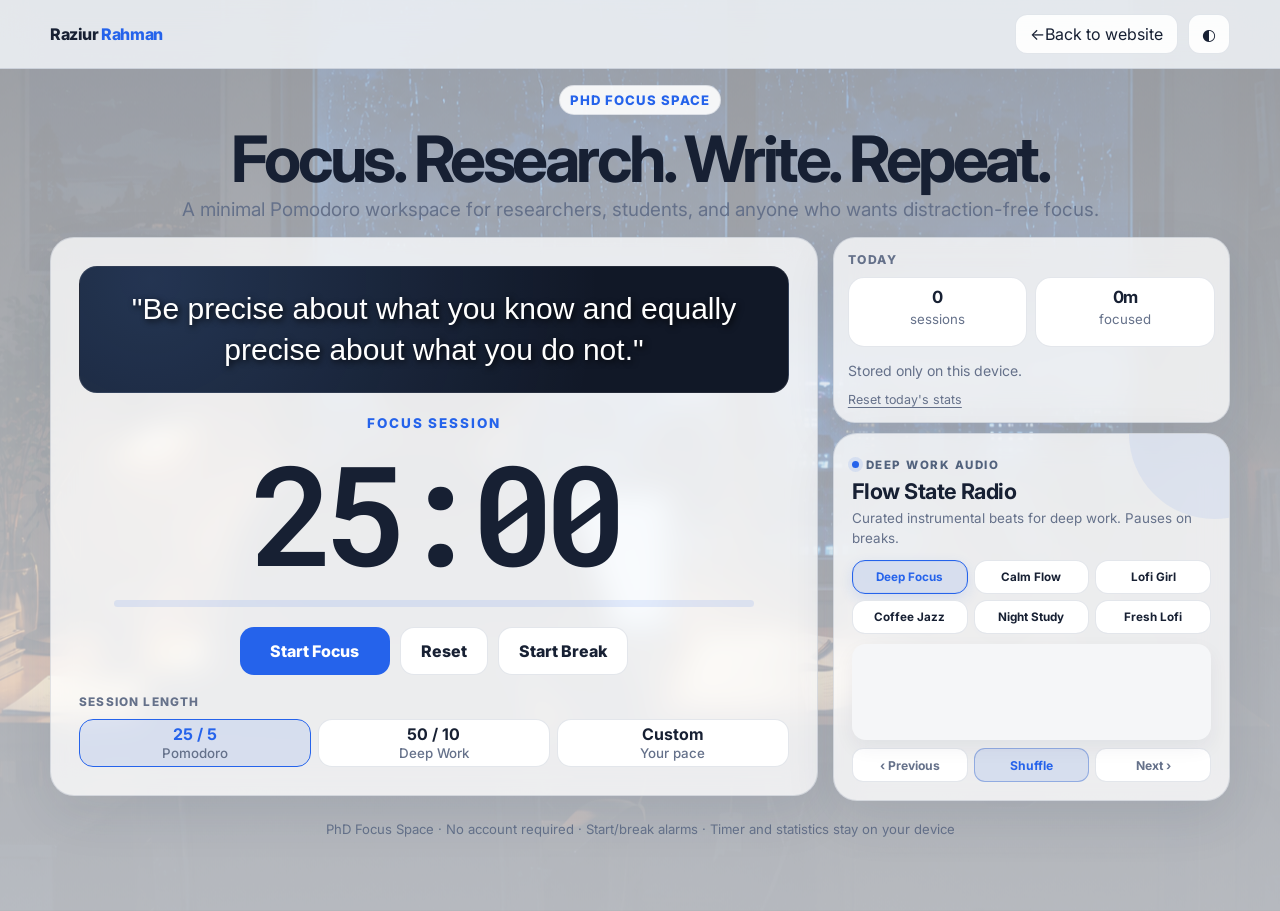
<file: focus/index.html>
<!DOCTYPE html>
<html lang="en">
<head>
  <meta charset="UTF-8" />
  <meta name="viewport" content="width=device-width, initial-scale=1.0" />

  <title>Pomodoro for Deep Work | Raziur Rahman</title>
  <meta
    name="description"
    content="A minimal public PhD focus workspace with Pomodoro timer, deep-work modes, research quotes, Spotify focus music, and private browser-only focus statistics."
  />

  <link rel="preconnect" href="https://fonts.googleapis.com">
  <link rel="preconnect" href="https://fonts.gstatic.com" crossorigin>
  <link href="https://fonts.googleapis.com/css2?family=Inter:wght@400;500;600;700;800&family=Roboto+Mono:wght@500;600&display=swap" rel="stylesheet">

  <style>
    :root {
      --bg: #f5f8fc;
      --surface: rgba(255,255,255,.90);
      --surface-strong: #ffffff;
      --text: #172033;
      --muted: #65718a;
      --border: rgba(28, 55, 95, .12);
      --accent: #2563eb;
      --accent-soft: rgba(37,99,235,.11);
      --shadow: 0 18px 50px rgba(31, 48, 78, .10);
    }

    html[data-theme="dark"] {
      --bg: #0c1220;
      --surface: rgba(18, 27, 46, .90);
      --surface-strong: #121b2e;
      --text: #eef4ff;
      --muted: #a4b1c8;
      --border: rgba(176, 197, 230, .13);
      --accent: #6ea8fe;
      --accent-soft: rgba(110,168,254,.12);
      --shadow: 0 18px 50px rgba(0,0,0,.26);
    }

    * { box-sizing: border-box; }

    html { color-scheme: light; }
    html[data-theme="dark"] { color-scheme: dark; }

    body {
      margin: 0;
      min-height: 100vh;
      background:
        radial-gradient(circle at 10% 0%, rgba(37,99,235,.12), transparent 30rem),
        radial-gradient(circle at 95% 15%, rgba(99,102,241,.08), transparent 28rem),
        var(--bg);
      color: var(--text);
      font-family: "Inter", system-ui, sans-serif;
      transition: background .25s ease, color .25s ease;
    }

    button, input { font: inherit; }
    button { cursor: pointer; }
    a { color: inherit; text-decoration: none; }

    .topbar {
      position: sticky;
      top: 0;
      z-index: 10;
      backdrop-filter: blur(18px);
      background: color-mix(in srgb, var(--bg) 82%, transparent);
      border-bottom: 1px solid var(--border);
    }

    .topbar-inner {
      width: min(1180px, calc(100% - 32px));
      margin: auto;
      min-height: 68px;
      display: flex;
      align-items: center;
      justify-content: space-between;
      gap: 18px;
    }

    .brand {
      font-weight: 800;
      letter-spacing: -.025em;
    }

    .brand span { color: var(--accent); }

    .top-actions {
      display: flex;
      gap: 10px;
      align-items: center;
    }

    .link-btn,
    .icon-btn {
      min-height: 40px;
      border: 1px solid var(--border);
      background: var(--surface);
      color: var(--text);
      border-radius: 12px;
      padding: 0 14px;
      display: inline-flex;
      align-items: center;
      justify-content: center;
    }

    .icon-btn {
      width: 42px;
      padding: 0;
    }

    main {
      width: min(1180px, calc(100% - 32px));
      margin: 0 auto;
      padding: 28px 0 64px;
    }

    .hero {
      text-align: center;
      max-width: 1180px;
      margin: 0 auto 24px;
    }

    .eyebrow {
      display: inline-flex;
      padding: 8px 12px;
      border: 1px solid var(--border);
      background: var(--surface);
      color: var(--accent);
      border-radius: 999px;
      font-size: .82rem;
      font-weight: 800;
      letter-spacing: .08em;
      text-transform: uppercase;
    }

    h1 {
      margin: 18px 0 10px;
      font-size: clamp(2.4rem, 5vw, 4rem);
      line-height: 1;
      letter-spacing: -.055em;
      white-space: nowrap;
    }

    .subtitle {
      margin: 0;
      color: var(--muted);
      font-size: clamp(1rem, 2vw, 1.18rem);
    }

    .workspace {
      display: grid;
      grid-template-columns: minmax(0, 1.45fr) minmax(320px, .75fr);
      gap: 22px;
      align-items: start;
    }

    .card {
      background: var(--surface);
      border: 1px solid var(--border);
      border-radius: 24px;
      box-shadow: var(--shadow);
      backdrop-filter: blur(18px);
    }

    .timer-card {
      padding: clamp(22px, 4vw, 38px);
    }

    .section-label {
      color: var(--muted);
      text-transform: uppercase;
      letter-spacing: .10em;
      font-size: .74rem;
      font-weight: 800;
      margin-bottom: 10px;
    }

    .focus-top {
      display: block;
      margin-bottom: 32px;
    }

    .intention-wrap {
      margin-bottom: 18px;
    }

    .inline-quote {
      width: 100%;
      min-height: 125px;
      border-radius: 18px;
      overflow: hidden;
      position: relative;

      background:
        radial-gradient(
          circle at 10% 10%,
          rgba(110, 168, 254, 0.20),
          transparent 28rem
        ),
        #111827;

      border: 1px solid rgba(255, 255, 255, 0.08);
    }

    .inline-quote-label {
      position: absolute;
      top: 12px;
      left: 18px;
      z-index: 2;

      color: rgba(255, 255, 255, 0.58);

      font-size: 0.68rem;
      font-weight: 800;
      letter-spacing: 0.10em;
      text-transform: uppercase;

      pointer-events: none;
    }

    .inline-quote iframe {
      display: block;
      width: 100%;
      height: 125px;
      border: 0;
      background: transparent;
    }

    .intention-input {
      width: 100%;
      border: 1px solid var(--border);
      background: var(--surface-strong);
      color: var(--text);
      border-radius: 14px;
      padding: 14px 16px;
      outline: none;
      transition: border .2s, box-shadow .2s;
    }

    .intention-input:focus {
      border-color: var(--accent);
      box-shadow: 0 0 0 4px var(--accent-soft);
    }

    .mode {
      text-align: center;
      color: var(--accent);
      font-size: .84rem;
      font-weight: 800;
      text-transform: uppercase;
      letter-spacing: .14em;
    }

    .timer {
      font-family: "Roboto Mono", monospace;
      font-variant-numeric: tabular-nums;
      text-align: center;
      font-size: clamp(4.8rem, 13vw, 8.7rem);
      line-height: 1;
      font-weight: 600;
      letter-spacing: -.07em;
      margin: 18px 0 26px;
    }

    .progress-track {
      height: 7px;
      background: var(--accent-soft);
      border-radius: 999px;
      overflow: hidden;
      margin: 0 auto 28px;
      max-width: 640px;
    }

    .progress-bar {
      width: 0%;
      height: 100%;
      background: var(--accent);
      border-radius: inherit;
      transition: width .4s linear;
    }

    .timer-actions {
      display: flex;
      justify-content: center;
      flex-wrap: wrap;
      gap: 10px;
      margin-bottom: 28px;
    }

    .primary-btn,
    .secondary-btn {
      min-height: 48px;
      border-radius: 14px;
      padding: 0 20px;
      font-weight: 800;
      border: 1px solid transparent;
    }

    .primary-btn {
      background: var(--accent);
      color: #fff;
      min-width: 150px;
    }

    .secondary-btn {
      background: var(--surface-strong);
      color: var(--text);
      border-color: var(--border);
    }

    .preset-row {
      display: grid;
      grid-template-columns: repeat(3, minmax(0, 1fr));
      gap: 9px;
    }

    .preset {
      border: 1px solid var(--border);
      background: var(--surface-strong);
      color: var(--text);
      min-height: 54px;
      border-radius: 14px;
      font-weight: 700;
      line-height: 1.15;
    }

    .preset small {
      display: block;
      color: var(--muted);
      margin-top: 3px;
      font-weight: 500;
    }

    .preset.active {
      border-color: var(--accent);
      background: var(--accent-soft);
      color: var(--accent);
    }

    .custom-panel {
      display: none;
      grid-template-columns: 1fr 1fr auto;
      gap: 10px;
      align-items: end;
      margin-top: 12px;
      padding-top: 14px;
      border-top: 1px solid var(--border);
    }

    .custom-panel.visible { display: grid; }

    .field label {
      display: block;
      font-size: .75rem;
      color: var(--muted);
      font-weight: 700;
      margin-bottom: 6px;
    }

    .field input {
      width: 100%;
      min-height: 44px;
      border: 1px solid var(--border);
      border-radius: 12px;
      background: var(--surface-strong);
      color: var(--text);
      padding: 0 12px;
    }

    .side {
      display: grid;
      gap: 22px;
    }

    .stats-card,
    .music-card {
      padding: 24px;
    }

    .stats-card h2,
    .music-card h2 {
      margin: 0 0 6px;
      font-size: 1.05rem;
    }

    .stats-grid {
      display: grid;
      grid-template-columns: repeat(3, 1fr);
      gap: 10px;
      margin-top: 16px;
    }

    .stat {
      padding: 15px 10px;
      background: var(--surface-strong);
      border: 1px solid var(--border);
      border-radius: 15px;
      text-align: center;
    }

    .stat strong {
      display: block;
      font-size: 1.45rem;
      letter-spacing: -.04em;
      margin-bottom: 5px;
    }

    .stat span {
      color: var(--muted);
      font-size: .73rem;
    }

    .privacy-note,
    .music-intro {
      margin: 14px 0 0;
      color: var(--muted);
      font-size: .78rem;
      line-height: 1.55;
    }

    .music-intro { margin: 0 0 16px; }

    .reset-link {
      margin-top: 12px;
      padding: 0;
      border: 0;
      background: transparent;
      color: var(--muted);
      text-decoration: underline;
      text-underline-offset: 3px;
      font-size: .78rem;
    }


    .station-switcher {
      display: grid;
      grid-template-columns: repeat(3, 1fr);
      gap: 8px;
      margin: 16px 0 14px;
    }

    .station-btn {
      min-height: 42px;
      border: 1px solid var(--border);
      border-radius: 12px;
      background: var(--surface-strong);
      color: var(--text);
      font-weight: 700;
      font-size: 0.82rem;
      transition:
        background 0.2s ease,
        border-color 0.2s ease,
        color 0.2s ease,
        transform 0.15s ease;
    }

    .station-btn:hover {
      transform: translateY(-1px);
      border-color: var(--accent);
    }

    .station-btn.active {
      background: var(--accent-soft);
      border-color: var(--accent);
      color: var(--accent);
    }

    .lofi-frame {
      display: block;
      width: 100%;
      height: 72px;
      border: 0;
      border-radius: 16px;
      background: var(--surface-strong);
    }

    .music-source {
      margin: 10px 0 0;
      text-align: center;
      color: var(--muted);
      font-size: 0.70rem;
    }

    .spotify-frame {
      width: 100%;
      height: 352px;
      border: 0;
      border-radius: 16px;
      display: block;
      background: #111;
    }


    .footer {
      text-align: center;
      color: var(--muted);
      padding: 28px 0 4px;
      font-size: .82rem;
    }

    .toast {
      position: fixed;
      left: 50%;
      bottom: 24px;
      transform: translate(-50%, 20px);
      opacity: 0;
      pointer-events: none;
      background: var(--surface-strong);
      color: var(--text);
      border: 1px solid var(--border);
      box-shadow: var(--shadow);
      border-radius: 14px;
      padding: 12px 16px;
      font-weight: 600;
      transition: opacity .2s, transform .2s;
      z-index: 30;
    }

    .toast.show {
      opacity: 1;
      transform: translate(-50%, 0);
    }

    @media (max-width: 880px) {
      .workspace { grid-template-columns: 1fr; }
      .side { grid-template-columns: 1fr 1fr; }
    }

    @media (max-width: 760px) {
      h1 {
        white-space: normal;
        font-size: clamp(2.3rem, 10vw, 3.5rem);
      }

      .inline-quote,
      .inline-quote iframe {
        min-height: 140px;
        height: 140px;
      }
    }

    @media (max-width: 680px) {
      .topbar-inner,
      main {
        width: min(100% - 20px, 1180px);
      }

      main { padding-top: 20px; }

      .link-btn span { display: none; }
      .side { grid-template-columns: 1fr; }
      .preset-row { grid-template-columns: repeat(3, 1fr); }

      .custom-panel {
        grid-template-columns: 1fr 1fr;
      }

      .custom-panel .apply-custom {
        grid-column: 1 / -1;
      }

      .timer {
        font-size: clamp(4rem, 23vw, 6.5rem);
      }
    }

    @media (max-width: 420px) {
      .preset-row { grid-template-columns: 1fr; }
      .stats-grid { grid-template-columns: 1fr; }

      .stat {
        display: flex;
        align-items: center;
        justify-content: space-between;
        text-align: left;
      }

      .stat strong { margin: 0; }
    }

    /* ===== Refined Lofi Cafe card ===== */

    .music-card {
      padding: 26px;
    }

    .music-head {
      display: flex;
      align-items: flex-start;
      justify-content: space-between;
      gap: 16px;
      margin-bottom: 20px;
    }

    .music-title-group {
      min-width: 0;
    }

    .music-card .music-head h2 {
      margin: 0 0 6px;
      font-size: 1.20rem;
      font-weight: 800;
      letter-spacing: -0.025em;
    }

    .music-card .music-intro {
      margin: 0;
      max-width: 29ch;
      color: var(--muted);
      font-size: 0.80rem;
      line-height: 1.55;
    }

    .music-badge {
      flex-shrink: 0;
      display: inline-flex;
      align-items: center;
      justify-content: center;

      min-height: 32px;
      padding: 0 11px;

      border: 1px solid var(--border);
      border-radius: 999px;

      background: var(--accent-soft);
      color: var(--accent);

      font-size: 0.68rem;
      font-weight: 800;
      white-space: nowrap;
    }

    .music-card .station-switcher {
      display: grid;
      grid-template-columns: repeat(3, minmax(0, 1fr));
      gap: 8px;
      margin: 0 0 16px;
    }

    .music-card .station-btn {
      min-height: 44px;
      padding: 0 8px;

      border: 1px solid var(--border);
      border-radius: 13px;

      background: var(--surface-strong);
      color: var(--text);

      font-size: 0.79rem;
      font-weight: 700;

      transition:
        border-color 0.2s ease,
        background 0.2s ease,
        color 0.2s ease,
        transform 0.15s ease;
    }

    .music-card .station-btn:hover {
      border-color: var(--accent);
      transform: translateY(-1px);
    }

    .music-card .station-btn.active {
      border-color: var(--accent);
      background: var(--accent-soft);
      color: var(--accent);
    }

    .lofi-player-shell {
      padding: 4px;

      border: 1px solid rgba(255,255,255,0.08);
      border-radius: 20px;

      background:
        linear-gradient(
          145deg,
          #111827 0%,
          #05070c 100%
        );

      box-shadow:
        0 12px 28px rgba(0,0,0,0.16),
        inset 0 1px 0 rgba(255,255,255,0.05);

      overflow: hidden;
    }

    .music-card .lofi-frame {
      display: block;
      width: 100%;
      height: 165px;

      border: 0;
      border-radius: 14px;

      background: #050505;
    }

    .music-footer {
      display: flex;
      align-items: center;
      justify-content: center;
      gap: 7px;

      margin-top: 13px;

      color: var(--muted);
      font-size: 0.70rem;
      font-weight: 500;
    }

    .live-dot {
      width: 7px;
      height: 7px;
      border-radius: 50%;
      background: #22c55e;
      box-shadow: 0 0 0 3px rgba(34,197,94,0.12);
    }

    @media (max-width: 420px) {
      .music-head {
        flex-direction: column;
        gap: 10px;
      }

      .music-card .station-switcher {
        grid-template-columns: 1fr;
      }
    }




    /* ===== Six-station compact Lofi Cafe ===== */

    .compact-lofi-card {
      padding: 24px;
    }

    .lofi-title {
      margin: 0 0 16px;
      font-size: 1.18rem;
      font-weight: 800;
      letter-spacing: -0.025em;
    }

    .six-stations {
      display: grid !important;
      grid-template-columns: repeat(3, minmax(0, 1fr)) !important;
      gap: 9px !important;
      margin: 0 0 16px !important;
    }

    .six-stations .station-btn {
      min-height: 44px !important;
      padding: 0 8px !important;

      border: 1px solid var(--border) !important;
      border-radius: 13px !important;

      background: var(--surface-strong) !important;
      color: var(--text) !important;

      font-size: 0.78rem !important;
      font-weight: 700 !important;

      transition:
        border-color 0.2s ease,
        background 0.2s ease,
        color 0.2s ease,
        transform 0.15s ease !important;
    }

    .six-stations .station-btn:hover {
      transform: translateY(-1px);
      border-color: var(--accent) !important;
    }

    .six-stations .station-btn.active {
      border-color: var(--accent) !important;
      background: var(--accent-soft) !important;
      color: var(--accent) !important;
    }

    .compact-player-shell {
      padding: 5px;

      border-radius: 18px;

      background:
        linear-gradient(
          145deg,
          #151b29,
          #05070b
        );

      border: 1px solid rgba(255,255,255,.08);

      box-shadow:
        0 12px 28px rgba(0,0,0,.16),
        inset 0 1px 0 rgba(255,255,255,.04);

      overflow: hidden;
    }

    .compact-lofi-frame {
      display: block !important;
      width: 100% !important;
      height: 74px !important;

      border: 0 !important;
      border-radius: 13px !important;

      background: #050505 !important;
    }

    .open-lofi-link {
      display: inline-flex;
      align-items: center;
      justify-content: center;

      width: 100%;

      margin-top: 13px;

      color: var(--muted);

      font-size: 0.73rem;
      font-weight: 600;

      text-decoration: none;

      transition: color .2s ease;
    }

    .open-lofi-link:hover {
      color: var(--accent);
    }

    @media (max-width: 420px) {

      .six-stations {
        grid-template-columns: repeat(2, minmax(0,1fr)) !important;
      }

    }



/* =====================================================
   Mobile Quote Typography Fix
   ===================================================== */

@media (max-width: 600px) {

  .quote-card,
  .quote-box {
    padding: 1.15rem 1rem !important;
    overflow: hidden !important;
  }

  .quote-text,
  #quoteText,
  #quote {
    max-width: 100% !important;

    /* Responsive size: long quotes can wrap safely */
    font-size: clamp(1.25rem, 5.5vw, 1.75rem) !important;
    line-height: 1.20 !important;

    text-align: center !important;
    overflow-wrap: anywhere !important;
    word-break: normal !important;
    hyphens: auto !important;
  }
}



    /* Mobile quote fitting */
    @media (max-width: 600px) {

      .inline-quote {
        min-height: 175px !important;
        height: 175px !important;
      }

      .inline-quote iframe {
        min-height: 175px !important;
        height: 175px !important;
      }

    }



    /* ===== Chillhop / SoundCloud test card ===== */

    .soundcloud-test-card .station-switcher {
      grid-template-columns: repeat(2, minmax(0, 1fr));
    }

    .soundcloud-test-card .soundcloud-frame {
      display: block;
      width: 100%;
      height: 166px;
      border: 0;
      border-radius: 16px;
      background: var(--surface-strong);
    }

    .soundcloud-test-note {
      margin: 12px 0 0;
      color: var(--muted);
      font-size: .73rem;
      line-height: 1.5;
      text-align: center;
    }


    /* ===== Compact workspace layout ===== */

    /* Move overall workspace upward */
    main {
      padding-top: 16px;
      padding-bottom: 44px;
    }

    /* Compress hero */
    .hero {
      margin-bottom: 16px;
    }

    .eyebrow {
      padding: 6px 10px;
    }

    h1 {
      margin-top: 12px;
      margin-bottom: 7px;
    }

    /* Bring cards closer together */
    .workspace {
      gap: 15px;
    }

    .side {
      gap: 15px;
    }

    /* Main timer tile */
    .timer-card {
      padding: clamp(18px, 3vw, 28px);
    }

    .focus-top {
      margin-bottom: 22px;
    }

    .timer {
      margin-top: 12px;
      margin-bottom: 18px;
    }

    .progress-track {
      margin-bottom: 20px;
    }

    .timer-actions {
      margin-bottom: 20px;
    }

    /* Smaller preset tiles */
    .preset-row {
      gap: 7px;
    }

    .preset {
      min-height: 48px;
    }

    /* Right-side tiles */
    .stats-card,
    .music-card {
      padding: 19px !important;
    }

    .stats-grid {
      gap: 8px;
      margin-top: 12px;
    }

    .stat {
      padding: 11px 8px;
    }

    .stat strong {
      margin-bottom: 3px;
    }

    /* Music section */
    .music-head {
      margin-bottom: 14px;
    }

    .music-card .station-switcher {
      gap: 6px;
      margin-bottom: 11px;
    }

    .station-btn {
      min-height: 38px;
    }

    /* Slightly tighter footer */
    .footer {
      padding-top: 20px;
    }

    @media (max-width: 680px) {
      main {
        padding-top: 12px;
      }

      .hero {
        margin-bottom: 14px;
      }

      .workspace,
      .side {
        gap: 12px;
      }

      .timer-card,
      .stats-card,
      .music-card {
        padding: 16px !important;
      }

      .focus-top {
        margin-bottom: 18px;
      }

      .timer {
        margin-top: 10px;
        margin-bottom: 16px;
      }
    }


    /* ===== Compact music stack refinement ===== */

    .side {
      gap: 14px;
    }

    .music-card {
      padding: 18px !important;
    }

    .music-card h2 {
      margin-top: 6px;
      margin-bottom: 8px;
      font-size: 1.55rem;
    }

    .music-intro,
    .soundcloud-test-note {
      font-size: 0.92rem;
      line-height: 1.45;
      margin-top: 0;
      margin-bottom: 12px;
    }

    .music-card .station-switcher {
      gap: 8px;
      margin-bottom: 12px;
    }

    .station-btn {
      min-height: 40px;
      padding: 10px 12px;
      font-size: 0.95rem;
    }

    .compact-player-shell,
    .soundcloud-frame {
      margin-top: 4px;
    }

    .soundcloud-test-card .section-label {
      margin-bottom: 4px;
    }

    .soundcloud-test-card .soundcloud-frame {
      height: 140px;
      border-radius: 14px;
    }

    .compact-lofi-card .lofi-frame {
      height: 96px;
    }

    .open-lofi-link {
      margin-top: 10px;
      display: inline-block;
    }

    @media (max-width: 680px) {
      .music-card {
        padding: 16px !important;
      }

      .soundcloud-test-card .soundcloud-frame {
        height: 132px;
      }
    }


    /* ===== Stronger compression for right-side music cards ===== */

    .side {
      gap: 12px;
    }

    .stats-card,
    .music-card {
      padding: 16px !important;
    }

    .music-card h2,
    .lofi-title {
      margin-top: 4px;
      margin-bottom: 6px;
      font-size: 1.1rem !important;
      line-height: 1.2;
    }

    .soundcloud-test-card .section-label,
    .stats-card .section-label {
      margin-bottom: 4px;
      font-size: 0.78rem;
      letter-spacing: 0.12em;
    }

    .music-intro,
    .soundcloud-test-note {
      font-size: 0.84rem;
      line-height: 1.35;
      margin-top: 0;
      margin-bottom: 8px;
    }

    .soundcloud-test-note {
      text-align: left;
      margin-top: 8px;
      margin-bottom: 0;
    }

    .music-card .station-switcher {
      gap: 6px;
      margin-bottom: 9px;
    }

    .station-btn {
      min-height: 36px;
      padding: 8px 10px;
      font-size: 0.88rem;
      border-radius: 14px;
    }

    .soundcloud-test-card .soundcloud-frame {
      height: 118px !important;
      border-radius: 12px;
    }

    .compact-lofi-card .lofi-frame {
      height: 88px !important;
    }

    .compact-player-shell,
    .soundcloud-frame {
      margin-top: 2px;
    }

    .open-lofi-link {
      margin-top: 8px;
      font-size: 0.88rem;
      display: inline-block;
    }

    .soundcloud-test-card {
      padding-bottom: 14px !important;
    }

    .compact-lofi-card {
      padding-bottom: 14px !important;
    }

    @media (max-width: 680px) {
      .stats-card,
      .music-card {
        padding: 14px !important;
      }

      .music-card h2,
      .lofi-title {
        font-size: 1.02rem !important;
      }

      .music-intro,
      .soundcloud-test-note {
        font-size: 0.8rem;
      }

      .soundcloud-test-card .soundcloud-frame {
        height: 110px !important;
      }

      .compact-lofi-card .lofi-frame {
        height: 82px !important;
      }
    }


    /* ===== Sidebar ultra-compact refinement ===== */

    .side {
      gap: 10px !important;
    }

    .stats-card,
    .music-card {
      padding: 14px !important;
      border-radius: 22px;
    }

    .stats-card .section-label,
    .soundcloud-test-card .section-label {
      margin-bottom: 4px;
      font-size: 0.76rem;
      letter-spacing: 0.12em;
    }

    /* TODAY card */
    .stats-grid {
      gap: 8px !important;
      margin-top: 10px !important;
      margin-bottom: 10px !important;
    }

    .stat {
      padding: 10px 6px !important;
      border-radius: 16px;
      min-height: 70px;
    }

    .stat strong {
      font-size: 1.05rem !important;
      margin-bottom: 2px !important;
      line-height: 1.1;
    }

    .stat span {
      font-size: 0.83rem !important;
    }

    .stats-card p,
    .stats-card a {
      font-size: 0.88rem;
      line-height: 1.35;
    }

    /* Music cards */
    .music-card h2,
    .lofi-title {
      margin-top: 2px !important;
      margin-bottom: 6px !important;
      font-size: 1.02rem !important;
      line-height: 1.15;
    }

    .music-intro,
    .soundcloud-test-note {
      font-size: 0.82rem !important;
      line-height: 1.3 !important;
      margin: 0 0 8px 0 !important;
    }

    .music-card .station-switcher {
      gap: 6px !important;
      margin-bottom: 8px !important;
    }

    .station-btn {
      min-height: 34px !important;
      padding: 7px 10px !important;
      font-size: 0.84rem !important;
      border-radius: 13px !important;
    }

    .soundcloud-test-card .station-switcher {
      grid-template-columns: repeat(2, minmax(0, 1fr));
    }

    .compact-lofi-card .station-switcher {
      grid-template-columns: repeat(3, minmax(0, 1fr));
    }

    .soundcloud-test-card .soundcloud-frame {
      height: 104px !important;
      border-radius: 12px !important;
      margin-top: 2px !important;
    }

    .compact-lofi-card .lofi-frame,
    .compact-player-shell iframe {
      height: 78px !important;
    }

    .open-lofi-link {
      margin-top: 7px !important;
      font-size: 0.84rem !important;
      display: inline-block;
    }

    @media (max-width: 680px) {
      .stats-card,
      .music-card {
        padding: 13px !important;
      }

      .stat {
        min-height: 64px;
      }

      .soundcloud-test-card .soundcloud-frame {
        height: 98px !important;
      }

      .compact-lofi-card .lofi-frame,
      .compact-player-shell iframe {
        height: 74px !important;
      }
    }


    /* ===== Flow State Radio ===== */

    .soundcloud-test-card {
      position: relative;
      overflow: hidden;
      padding: 18px !important;
      border-radius: 24px !important;
      background:
        linear-gradient(
          145deg,
          rgba(255,255,255,.98),
          rgba(247,249,255,.94)
        );
    }

    .soundcloud-test-card::before {
      content: "";
      position: absolute;
      width: 170px;
      height: 170px;
      right: -70px;
      top: -85px;
      border-radius: 50%;
      background: rgba(37, 99, 235, .07);
      pointer-events: none;
    }

    .soundcloud-test-card .section-label {
      position: relative;
      display: inline-flex;
      align-items: center;
      gap: 7px;
      margin: 0 0 7px;
      font-size: .72rem;
      font-weight: 800;
      letter-spacing: .13em;
      color: #52627d;
    }

    .soundcloud-test-card .section-label::before {
      content: "";
      width: 7px;
      height: 7px;
      border-radius: 50%;
      background: #2563eb;
      box-shadow: 0 0 0 4px rgba(37,99,235,.10);
    }

    .soundcloud-test-card h2 {
      position: relative;
      margin: 0 0 6px !important;
      font-size: 1.35rem !important;
      line-height: 1.15 !important;
      letter-spacing: -.025em;
    }

    .soundcloud-test-card .music-intro {
      position: relative;
      max-width: 31rem;
      margin: 0 0 12px !important;
      color: var(--muted);
      font-size: .84rem !important;
      line-height: 1.45 !important;
    }

    .soundcloud-test-card .station-switcher {
      position: relative;
      display: grid;
      grid-template-columns: repeat(2, minmax(0, 1fr));
      gap: 7px !important;
      margin-bottom: 11px !important;
    }

    .soundcloud-test-card .station-btn {
      min-height: 38px !important;
      padding: 8px 12px !important;
      border-radius: 13px !important;
      font-size: .86rem !important;
      font-weight: 700;
    }

    .soundcloud-test-card .station-btn.active {
      box-shadow:
        0 5px 14px rgba(37, 99, 235, .12),
        inset 0 0 0 1px rgba(37, 99, 235, .08);
    }

    .soundcloud-test-card .soundcloud-frame {
      position: relative;
      display: block;
      width: 100%;
      height: 108px !important;
      margin: 0 !important;
      border: 0;
      border-radius: 14px !important;
      overflow: hidden;
      background: #f5f6f8;
      box-shadow:
        0 8px 20px rgba(20, 33, 61, .06);
    }

    @media (max-width: 680px) {
      .soundcloud-test-card {
        padding: 15px !important;
        border-radius: 21px !important;
      }

      .soundcloud-test-card h2 {
        font-size: 1.2rem !important;
      }

      .soundcloud-test-card .music-intro {
        font-size: .81rem !important;
      }

      .soundcloud-test-card .soundcloud-frame {
        height: 104px !important;
      }
    }


    /* ===== Flow State Radio transport controls ===== */

    .sc-transport {
      display: grid;
      grid-template-columns: 1fr 1fr 1fr;
      gap: 6px;
      margin-top: 8px;
    }

    .sc-transport-btn {
      min-height: 34px;
      padding: 0 8px;

      border: 1px solid var(--border);
      border-radius: 11px;

      background: var(--surface-strong);
      color: var(--muted);

      font-size: .76rem;
      font-weight: 700;

      transition:
        transform .15s ease,
        border-color .2s ease,
        background .2s ease,
        color .2s ease;
    }

    .sc-transport-btn:hover {
      transform: translateY(-1px);
      border-color: var(--accent);
      color: var(--accent);
    }

    .sc-transport-btn:active {
      transform: translateY(0);
    }

    .sc-shuffle-btn {
      background: var(--accent-soft);
      color: var(--accent);
      border-color:
        color-mix(
          in srgb,
          var(--accent) 30%,
          var(--border)
        );
    }

    /* Keep the whole card compact after adding controls */
    .soundcloud-test-card .soundcloud-frame {
      height: 96px !important;
    }

    @media (max-width: 420px) {
      .sc-transport-btn {
        font-size: .72rem;
        padding: 0 5px;
      }
    }


    /* ===== Flow State Radio: five-station layout ===== */

    .soundcloud-test-card .station-switcher {
      display: grid !important;
      grid-template-columns: repeat(6, minmax(0, 1fr)) !important;
      gap: 6px !important;
      margin-bottom: 10px !important;
    }

    .soundcloud-test-card .sc-station-btn {
      grid-column: span 2;
      min-width: 0;
      min-height: 34px !important;
      padding: 7px 5px !important;
      font-size: .76rem !important;
      white-space: nowrap;
    }

    /*
      Row 1: 3 equal buttons
      Row 2: 2 wider buttons
    */
    .soundcloud-test-card .sc-station-btn:nth-child(4),
    .soundcloud-test-card .sc-station-btn:nth-child(5) {
      grid-column: span 3;
    }

    @media (max-width: 680px) {

      .soundcloud-test-card .station-switcher {
        grid-template-columns: repeat(2, minmax(0, 1fr)) !important;
      }

      .soundcloud-test-card .sc-station-btn,
      .soundcloud-test-card .sc-station-btn:nth-child(4) {
        grid-column: span 1;
      }

      .soundcloud-test-card .sc-station-btn:nth-child(5) {
        grid-column: 1 / -1;
      }
    }


    /* ===== Flow State Radio six stations ===== */

    .soundcloud-test-card .station-switcher {
      display: grid !important;
      grid-template-columns: repeat(3, minmax(0, 1fr)) !important;
      gap: 6px !important;
      margin-bottom: 10px !important;
    }

    .soundcloud-test-card .sc-station-btn,
    .soundcloud-test-card .sc-station-btn:nth-child(4),
    .soundcloud-test-card .sc-station-btn:nth-child(5),
    .soundcloud-test-card .sc-station-btn:nth-child(6) {
      grid-column: auto !important;
      min-width: 0;
      min-height: 34px !important;
      padding: 7px 4px !important;
      font-size: .73rem !important;
      white-space: nowrap;
    }

    @media (max-width: 680px) {
      .soundcloud-test-card .station-switcher {
        grid-template-columns: repeat(2, minmax(0, 1fr)) !important;
      }

      .soundcloud-test-card .sc-station-btn {
        grid-column: auto !important;
      }
    }


    /* ===== Ambient study background ===== */

    .study-background {
      position: fixed;
      inset: 0;
      z-index: 0;
      pointer-events: none;

      background-image:
        url("assets/study-night.png");

      background-size: cover;
      background-position: center center;
      background-repeat: no-repeat;

      transform: scale(1.025);

      animation:
        studyBackgroundDrift 30s
        ease-in-out infinite alternate;
    }

    .study-background-overlay {
      position: absolute;
      inset: 0;

      background:
        linear-gradient(
          180deg,
          rgba(242, 246, 253, .62) 0%,
          rgba(242, 246, 253, .69) 52%,
          rgba(242, 246, 253, .75) 100%
        );
    }

    /*
      Keep page content above the background.
    */
    body > *:not(.study-background) {
      position: relative;
      z-index: 1;
    }

    /*
      Slight glass effect for the workspace cards.
    */
    .card {
      background:
        rgba(255, 255, 255, .76) !important;

      backdrop-filter:
        blur(14px);

      -webkit-backdrop-filter:
        blur(14px);
    }

    /*
      Give the background a very subtle cinematic movement.
    */
    @keyframes studyBackgroundDrift {
      0% {
        background-position:
          49% 50%;
      }

      100% {
        background-position:
          51% 48%;
      }
    }

    @media (max-width: 680px) {
      .study-background {
        background-position:
          56% center;

        transform:
          scale(1.04);
      }

      .study-background-overlay {
        background:
          rgba(242, 246, 253, .80);
      }

      .card {
        background:
          rgba(255, 255, 255, .92) !important;
      }
    }

    @media (prefers-reduced-motion: reduce) {
      .study-background {
        animation: none;
      }
    }


    /* ===== Proper dark glass theme ===== */

    html[data-theme="dark"] .study-background-overlay {
      background:
        linear-gradient(
          180deg,
          rgba(5, 10, 20, .58) 0%,
          rgba(5, 10, 20, .66) 52%,
          rgba(5, 10, 20, .74) 100%
        ) !important;
    }

    html[data-theme="dark"] .card {
      background: rgba(11, 18, 32, .82) !important;
      border-color: rgba(255, 255, 255, .10) !important;

      box-shadow:
        0 18px 45px rgba(0, 0, 0, .30),
        inset 0 1px 0 rgba(255, 255, 255, .04);

      backdrop-filter: blur(16px);
      -webkit-backdrop-filter: blur(16px);
    }

    /* Flow State Radio has its own hard-coded light background,
       so it needs a separate dark override */
    html[data-theme="dark"] .soundcloud-test-card {
      background:
        linear-gradient(
          145deg,
          rgba(15, 24, 42, .92),
          rgba(8, 14, 27, .90)
        ) !important;
    }

    html[data-theme="dark"] .soundcloud-test-card::before {
      background: rgba(110, 168, 254, .10) !important;
    }

    html[data-theme="dark"] .soundcloud-test-card .section-label {
      color: #aebdd5 !important;
    }

    /* Keep inner controls clearly separated from the glass cards */
    html[data-theme="dark"] .stat,
    html[data-theme="dark"] .preset,
    html[data-theme="dark"] .secondary-btn,
    html[data-theme="dark"] .station-btn,
    html[data-theme="dark"] .sc-transport-btn {
      background: rgba(13, 23, 41, .94) !important;
      border-color: rgba(255, 255, 255, .10) !important;
    }

    html[data-theme="dark"] .preset.active,
    html[data-theme="dark"] .station-btn.active,
    html[data-theme="dark"] .sc-shuffle-btn {
      background: rgba(110, 168, 254, .14) !important;
      border-color: rgba(110, 168, 254, .55) !important;
    }

    /* Better readability for secondary text */
    html[data-theme="dark"] .subtitle,
    html[data-theme="dark"] .privacy-note,
    html[data-theme="dark"] .music-intro,
    html[data-theme="dark"] .footer,
    html[data-theme="dark"] .preset small,
    html[data-theme="dark"] .stat span {
      color: #b8c5d9 !important;
    }

    @media (max-width: 680px) {
      html[data-theme="dark"] .study-background-overlay {
        background: rgba(5, 10, 20, .76) !important;
      }

      html[data-theme="dark"] .card {
        background: rgba(10, 17, 30, .90) !important;
      }
    }

</style>
</head>

<body>

  <div class="study-background" aria-hidden="true">
    <div class="study-background-overlay"></div>
  </div>

  <header class="topbar">
    <div class="topbar-inner">
      <a class="brand" href="../">Raziur <span>Rahman</span></a>

      <div class="top-actions">
        <a class="link-btn" href="../">← <span>Back to website</span></a>
        <button class="icon-btn" id="themeToggle" type="button" aria-label="Toggle theme">◐</button>
      </div>
    </div>
  </header>

  <main>
    <section class="hero">
      <div class="eyebrow">PhD Focus Space</div>
      <h1>Focus. Research. Write. Repeat.</h1>
      <p class="subtitle">
        A minimal Pomodoro workspace for researchers, students, and anyone who wants distraction-free focus.
      </p>
    </section>

    <section class="workspace">
      <article class="card timer-card">
        <div class="focus-top">
<div class="inline-quote">
            <iframe
              src="../quotes.html"
              title="Rotating PhD and research motivation quotes"
            ></iframe>
          </div>
        </div>

        <div id="modeLabel" class="mode">Focus Session</div>
        <div id="timer" class="timer" aria-live="polite">25:00</div>

        <div class="progress-track">
          <div id="progressBar" class="progress-bar"></div>
        </div>

        <div class="timer-actions">
          <button id="startPauseBtn" class="primary-btn" type="button">Start Focus</button>
          <button id="resetBtn" class="secondary-btn" type="button">Reset</button>
          <button id="switchBtn" class="secondary-btn" type="button">Start Break</button>
        </div>

        <div class="section-label">Session length</div>

        <div class="preset-row">
          <button class="preset active" type="button" data-focus="25" data-break="5">
            25 / 5
            <small>Pomodoro</small>
          </button>

          <button class="preset" type="button" data-focus="50" data-break="10">
            50 / 10
            <small>Deep Work</small>
          </button>

          <button id="customToggle" class="preset" type="button">
            Custom
            <small>Your pace</small>
          </button>
        </div>

        <div id="customPanel" class="custom-panel">
          <div class="field">
            <label for="customFocus">Focus minutes</label>
            <input id="customFocus" type="number" min="1" max="240" value="60">
          </div>

          <div class="field">
            <label for="customBreak">Break minutes</label>
            <input id="customBreak" type="number" min="1" max="60" value="10">
          </div>

          <button id="applyCustom" class="secondary-btn apply-custom" type="button">Apply</button>
        </div>
      </article>

      <aside class="side">
        <section class="card stats-card">

          <div class="section-label">Today</div>

          <div class="stats-grid today-stats">

            <div class="stat">
              <strong id="sessionCount">0</strong>
              <span>sessions</span>
            </div>

            <div class="stat">
              <strong id="focusMinutes">0m</strong>
              <span>focused</span>
            </div>

          </div>

          <p class="privacy-note">
            Stored only on this device.
          </p>

          <button
            id="resetStatsBtn"
            class="reset-link"
            type="button">
            Reset today's stats
          </button>

        </section>

        <section
          id="soundcloudTestCard"
          class="card music-card soundcloud-test-card">

          <div class="section-label">
            DEEP WORK AUDIO
          </div>

          <h2>Flow State Radio</h2>

          <p class="music-intro">
            Curated instrumental beats for deep work. Pauses on breaks.
          </p>

          <div class="station-switcher">

            <button
              class="sc-station-btn station-btn active"
              type="button"
              data-sc-playlist="focus">
              Deep Focus
            </button>

            <button
              class="sc-station-btn station-btn"
              type="button"
              data-sc-playlist="calm">
              Calm Flow
            </button>

            <button
              class="sc-station-btn station-btn"
              type="button"
              data-sc-playlist="reading">
              Lofi Girl
            </button>

            <button
              class="sc-station-btn station-btn"
              type="button"
              data-sc-playlist="coffee">
              Coffee Jazz
            </button>

            <button
              class="sc-station-btn station-btn"
              type="button"
              data-sc-playlist="night">
              Night Study
            </button>

            <button
              class="sc-station-btn station-btn"
              type="button"
              data-sc-playlist="fresh">
              Fresh Lofi
            </button>

          </div>

          <iframe
            id="soundcloudFrame"
            class="soundcloud-frame"
            width="100%"
            height="166"
            scrolling="no"
            frameborder="no"
            allow="autoplay"
            title="Flow State Radio"
            src="https://w.soundcloud.com/player/?url=https%3A//soundcloud.com/chillhopdotcom/sets/chillhop-essentials-spring-2026&amp;color=%232563eb&amp;auto_play=false&amp;hide_related=true&amp;show_comments=false&amp;show_user=true&amp;show_reposts=false&amp;show_teaser=false&amp;show_artwork=false&amp;visual=false">
          </iframe>

          <div class="sc-transport" aria-label="Music controls">

            <button
              id="scPrevBtn"
              class="sc-transport-btn"
              type="button"
              title="Previous track">
              ‹ Previous
            </button>

            <button
              id="scShuffleBtn"
              class="sc-transport-btn sc-shuffle-btn"
              type="button"
              title="Play a random track">
              Shuffle
            </button>

            <button
              id="scNextBtn"
              class="sc-transport-btn"
              type="button"
              title="Next track">
              Next ›
            </button>

          </div>

</section>
      </aside>
    </section>


    <footer class="footer">
      PhD Focus Space · No account required · Start/break alarms · Timer and statistics stay on your device
    </footer>
  </main>

  <div id="toast" class="toast" role="status" aria-live="polite"></div>






<script>
(() => {
  "use strict";

  /* =====================================================
     PhD Focus Space — Timer Engine
     ===================================================== */

  const STORAGE = {
    theme: "theme",
    timer: "phdFocus.timerState.v4",
    stats: "phdFocus.stats"
  };

  const els = {
    html: document.documentElement,

    themeToggle:
      document.getElementById("themeToggle"),

    timer:
      document.getElementById("timer"),

    modeLabel:
      document.getElementById("modeLabel"),

    progressBar:
      document.getElementById("progressBar"),

    startPauseBtn:
      document.getElementById("startPauseBtn"),

    resetBtn:
      document.getElementById("resetBtn"),

    switchBtn:
      document.getElementById("switchBtn"),

    presets:
      [...document.querySelectorAll(".preset[data-focus]")],

    customToggle:
      document.getElementById("customToggle"),

    customPanel:
      document.getElementById("customPanel"),

    customFocus:
      document.getElementById("customFocus"),

    customBreak:
      document.getElementById("customBreak"),

    applyCustom:
      document.getElementById("applyCustom"),

    sessionCount:
      document.getElementById("sessionCount"),

    focusMinutes:
      document.getElementById("focusMinutes"),

    resetStatsBtn:
      document.getElementById("resetStatsBtn"),

    toast:
      document.getElementById("toast")
  };


  /* =====================================================
     DEFAULT TIMER
     ===================================================== */

  let focusMinutesSetting = 25;
  let breakMinutesSetting = 5;

  let mode = "focus";

  let durationSeconds =
    focusMinutesSetting * 60;

  let remainingSeconds =
    durationSeconds;

  let running = false;

  let endTimestamp = null;

  let tickHandle = null;

  let selectedPreset = "25-5";

  window.getFocusTimerState = () => ({
    mode,
    running
  });



  /* =====================================================
     AUDIO
     ===================================================== */

  let audioContext = null;

  function getAudioContext() {

    try {

      const AudioCtx =
        window.AudioContext ||
        window.webkitAudioContext;

      if (!AudioCtx) return null;

      if (!audioContext) {
        audioContext = new AudioCtx();
      }

      if (audioContext.state === "suspended") {
        audioContext.resume().catch(() => {});
      }

      return audioContext;

    } catch {
      return null;
    }
  }


  function playToneSequence(
    frequencies,
    volume = 0.13,
    spacing = 0.16,
    length = 0.28
  ) {

    const ctx = getAudioContext();

    if (!ctx) return;

    frequencies.forEach((frequency, index) => {

      const oscillator =
        ctx.createOscillator();

      const gain =
        ctx.createGain();

      const start =
        ctx.currentTime +
        index * spacing;

      oscillator.type = "sine";

      oscillator.frequency.value =
        frequency;

      gain.gain.setValueAtTime(
        0.0001,
        start
      );

      gain.gain.exponentialRampToValueAtTime(
        volume,
        start + 0.025
      );

      gain.gain.exponentialRampToValueAtTime(
        0.0001,
        start + length
      );

      oscillator.connect(gain);

      gain.connect(ctx.destination);

      oscillator.start(start);

      oscillator.stop(
        start + length + 0.03
      );
    });
  }


  function playFocusStartSound() {

    // Rising tone = focus begins

    playToneSequence(
      [523.25, 659.25, 783.99],
      0.14,
      0.14,
      0.27
    );
  }


  function playBreakStartSound() {

    // Descending tone = break begins

    playToneSequence(
      [659.25, 523.25],
      0.11,
      0.18,
      0.30
    );
  }


  function playSessionEndSound() {

    // Distinct completion alarm

    playToneSequence(
      [783.99, 783.99, 1046.50],
      0.17,
      0.18,
      0.34
    );
  }


  /* =====================================================
     BASIC HELPERS
     ===================================================== */

  function formatTime(seconds) {

    const safe =
      Math.max(0, Math.ceil(seconds));

    const minutes =
      Math.floor(safe / 60);

    const secondsLeft =
      safe % 60;

    return (
      String(minutes).padStart(2, "0")
      + ":"
      + String(secondsLeft).padStart(2, "0")
    );
  }


  function showToast(message) {

    if (!els.toast) return;

    els.toast.textContent = message;

    els.toast.classList.add("show");

    clearTimeout(showToast.timeout);

    showToast.timeout =
      setTimeout(() => {

        els.toast.classList.remove("show");

      }, 2600);
  }


  function progressPercent() {

    if (durationSeconds <= 0) {
      return 0;
    }

    return Math.min(
      100,
      Math.max(
        0,
        (
          (durationSeconds - remainingSeconds)
          / durationSeconds
        ) * 100
      )
    );
  }


  /* =====================================================
     UI
     ===================================================== */

  function updateUI() {

    if (els.timer) {

      els.timer.textContent =
        formatTime(remainingSeconds);
    }

    if (els.modeLabel) {

      els.modeLabel.textContent =
        mode === "focus"
          ? "Focus Session"
          : "Break";
    }

    if (els.startPauseBtn) {

      if (running) {

        els.startPauseBtn.textContent =
          "Pause";

      } else {

        els.startPauseBtn.textContent =
          mode === "focus"
            ? "Start Focus"
            : "Start Break";
      }
    }

    if (els.switchBtn) {

      els.switchBtn.textContent =
        mode === "focus"
          ? "Start Break"
          : "Back to Focus";
    }

    if (els.progressBar) {

      els.progressBar.style.width =
        progressPercent() + "%";
    }

    document.title =
      running
        ? (
          formatTime(remainingSeconds)
          + " · "
          + (
            mode === "focus"
              ? "Focus"
              : "Break"
          )
        )
        : "PhD Focus Space | Raziur Rahman";
  }


  /* =====================================================
     BROWSER NOTIFICATIONS
     ===================================================== */

  async function requestNotifications() {

    if (!("Notification" in window)) {
      return;
    }

    if (
      Notification.permission === "default"
    ) {

      try {

        await Notification.requestPermission();

      } catch {}
    }
  }


  function notify(message) {

    if (
      "Notification" in window &&
      Notification.permission === "granted"
    ) {

      try {

        new Notification(
          "PhD Focus Space",
          {
            body: message
          }
        );

      } catch {}
    }
  }


  /* =====================================================
     LOCAL STATISTICS
     ===================================================== */

  function todayKey(date = new Date()) {

    const year =
      date.getFullYear();

    const month =
      String(
        date.getMonth() + 1
      ).padStart(2, "0");

    const day =
      String(
        date.getDate()
      ).padStart(2, "0");

    return `${year}-${month}-${day}`;
  }


  function dateFromKey(key) {

    const [year, month, day] =
      key.split("-").map(Number);

    return new Date(
      year,
      month - 1,
      day
    );
  }


  function differenceInDays(
    laterKey,
    earlierKey
  ) {

    return Math.round(
      (
        dateFromKey(laterKey)
        - dateFromKey(earlierKey)
      ) / 86400000
    );
  }


  function getStats() {

    try {

      return (
        JSON.parse(
          localStorage.getItem(
            STORAGE.stats
          )
        )
        || {
          days: {},
          lastCompletedDay: null,
          streak: 0
        }
      );

    } catch {

      return {
        days: {},
        lastCompletedDay: null,
        streak: 0
      };
    }
  }


  function saveStats(stats) {

    localStorage.setItem(
      STORAGE.stats,
      JSON.stringify(stats)
    );
  }


  function formatFocusMinutes(minutes) {

    if (minutes < 60) {
      return `${minutes}m`;
    }

    const hours =
      Math.floor(minutes / 60);

    const mins =
      minutes % 60;

    return mins
      ? `${hours}h ${mins}m`
      : `${hours}h`;
  }


  function normalizeStreak(stats) {

    if (!stats.lastCompletedDay) {

      stats.streak = 0;

      return stats;
    }

    const difference =
      differenceInDays(
        todayKey(),
        stats.lastCompletedDay
      );

    if (difference > 1) {
      stats.streak = 0;
    }

    return stats;
  }


  function renderStats() {

    const stats =
      normalizeStreak(
        getStats()
      );

    const today =
      stats.days[todayKey()]
      || {
        sessions: 0,
        minutes: 0
      };

    if (els.sessionCount) {

      els.sessionCount.textContent =
        today.sessions || 0;
    }

    if (els.focusMinutes) {

      els.focusMinutes.textContent =
        formatFocusMinutes(
          today.minutes || 0
        );
    }

    saveStats(stats);
  }


  function recordCompletedFocus(minutes) {

    const key =
      todayKey();

    const stats =
      normalizeStreak(
        getStats()
      );

    if (!stats.days[key]) {

      stats.days[key] = {
        sessions: 0,
        minutes: 0
      };
    }

    stats.days[key].sessions += 1;

    stats.days[key].minutes +=
      minutes;


    if (
      stats.lastCompletedDay !== key
    ) {

      if (!stats.lastCompletedDay) {

        stats.streak = 1;

      } else {

        const difference =
          differenceInDays(
            key,
            stats.lastCompletedDay
          );

        stats.streak =
          difference === 1
            ? Math.max(
                1,
                stats.streak + 1
              )
            : 1;
      }

      stats.lastCompletedDay =
        key;
    }

    saveStats(stats);

    renderStats();
  }


  /* =====================================================
     TIMER STATE
     ===================================================== */

  function saveTimerState() {

    localStorage.setItem(
      STORAGE.timer,
      JSON.stringify({
        focusMinutesSetting,
        breakMinutesSetting,
        mode,
        durationSeconds,
        remainingSeconds,
        running,
        endTimestamp,
        selectedPreset
      })
    );
  }


  function stopTicker() {

    if (tickHandle) {

      clearInterval(tickHandle);

      tickHandle = null;
    }
  }


  function startTicker() {

    stopTicker();

    tickHandle =
      setInterval(
        tick,
        250
      );
  }


  /* =====================================================
     AUTOMATIC CYCLE
     ===================================================== */

  function sessionFinished() {

    const completedMode =
      mode;


    /* End alarm */

    playSessionEndSound();


    if (completedMode === "focus") {

      recordCompletedFocus(
        focusMinutesSetting
      );

      notify(
        "Focus complete. Break has started."
      );

      showToast(
        "Focus complete — break started."
      );

      mode = "break";

      durationSeconds =
        breakMinutesSetting * 60;

    } else {

      notify(
        "Break complete. Focus has started."
      );

      showToast(
        "Break complete — focus started."
      );

      mode = "focus";

      durationSeconds =
        focusMinutesSetting * 60;
    }


    remainingSeconds =
      durationSeconds;


    /*
      IMPORTANT:
      Keep running automatically.
    */

    running = true;

    endTimestamp =
      Date.now()
      + remainingSeconds * 1000;

    window.focusMusic?.sync(mode, running);



    /*
      End alarm first,
      then announce next phase.
    */

    const nextMode = mode;

    setTimeout(() => {

      if (nextMode === "focus") {

        playFocusStartSound();

      } else {

        playBreakStartSound();
      }

    }, 900);


    startTicker();

    updateUI();

    saveTimerState();
  }


  function tick() {

    if (
      !running ||
      !endTimestamp
    ) {
      return;
    }

    remainingSeconds =
      Math.max(
        0,
        (
          endTimestamp
          - Date.now()
        ) / 1000
      );


    if (remainingSeconds <= 0) {

      remainingSeconds = 0;

      running = false;

      endTimestamp = null;

      stopTicker();

      updateUI();

      sessionFinished();

      return;
    }


    updateUI();

    saveTimerState();
  }


  /* =====================================================
     START / PAUSE
     ===================================================== */

  function startTimer() {

    /*
      User click unlocks Web Audio.
    */

    getAudioContext();


    if (remainingSeconds <= 0) {

      durationSeconds =
        (
          mode === "focus"
            ? focusMinutesSetting
            : breakMinutesSetting
        ) * 60;

      remainingSeconds =
        durationSeconds;
    }


    /*
      Start alarm only if this is a fresh phase.
      Resume from Pause remains silent.
    */

    const freshPhase =
      Math.abs(
        remainingSeconds
        - durationSeconds
      ) < 0.75;


    if (freshPhase) {

      if (mode === "focus") {

        playFocusStartSound();

        showToast(
          "Focus session started."
        );

      } else {

        playBreakStartSound();

        showToast(
          "Break started."
        );
      }
    }


    running = true;

    endTimestamp =
      Date.now()
      + remainingSeconds * 1000;

    window.focusMusic?.sync(mode, running);



    requestNotifications();

    startTicker();

    updateUI();

    saveTimerState();
  }


  function pauseTimer() {

    if (
      running &&
      endTimestamp
    ) {

      remainingSeconds =
        Math.max(
          0,
          (
            endTimestamp
            - Date.now()
          ) / 1000
        );
    }

    running = false;

    endTimestamp = null;

    stopTicker();

    window.focusMusic?.sync(mode, false);


    updateUI();

    saveTimerState();
  }


  function toggleTimer() {

    if (running) {

      pauseTimer();

    } else {

      startTimer();
    }
  }


  /* =====================================================
     RESET / MANUAL SWITCH
     ===================================================== */

  function resetCurrentSession() {

    pauseTimer();

    durationSeconds =
      (
        mode === "focus"
          ? focusMinutesSetting
          : breakMinutesSetting
      ) * 60;

    remainingSeconds =
      durationSeconds;

    updateUI();

    saveTimerState();
  }


  function switchMode() {

    pauseTimer();

    mode =
      mode === "focus"
        ? "break"
        : "focus";

    durationSeconds =
      (
        mode === "focus"
          ? focusMinutesSetting
          : breakMinutesSetting
      ) * 60;

    remainingSeconds =
      durationSeconds;

    updateUI();

    saveTimerState();
  }


  /* =====================================================
     PRESETS
     ===================================================== */

  function selectPreset(
    focusMinutes,
    breakMinutes,
    button
  ) {

    pauseTimer();

    focusMinutesSetting =
      focusMinutes;

    breakMinutesSetting =
      breakMinutes;

    mode = "focus";

    durationSeconds =
      focusMinutes * 60;

    remainingSeconds =
      durationSeconds;

    selectedPreset =
      `${focusMinutes}-${breakMinutes}`;


    els.presets.forEach(item => {

      item.classList.remove("active");
    });


    if (els.customToggle) {

      els.customToggle.classList.remove(
        "active"
      );
    }


    button.classList.add("active");


    if (els.customPanel) {

      els.customPanel.classList.remove(
        "visible"
      );
    }

    updateUI();

    saveTimerState();
  }


  function applyCustomTimer() {

    const focus =
      Math.min(
        240,
        Math.max(
          1,
          Number(
            els.customFocus?.value
          ) || 25
        )
      );

    const breakTime =
      Math.min(
        60,
        Math.max(
          1,
          Number(
            els.customBreak?.value
          ) || 5
        )
      );


    pauseTimer();


    focusMinutesSetting =
      focus;

    breakMinutesSetting =
      breakTime;

    mode =
      "focus";

    durationSeconds =
      focus * 60;

    remainingSeconds =
      durationSeconds;

    selectedPreset =
      "custom";


    els.presets.forEach(item => {

      item.classList.remove("active");
    });


    if (els.customToggle) {

      els.customToggle.classList.add(
        "active"
      );
    }


    updateUI();

    saveTimerState();

    showToast(
      `Custom cycle: ${focus}/${breakTime}`
    );
  }


  /* =====================================================
     RESTORE TIMER
     ===================================================== */

  function restoreTimer() {

    try {

      const state =
        JSON.parse(
          localStorage.getItem(
            STORAGE.timer
          )
        );

      if (!state) {
        return;
      }


      focusMinutesSetting =
        Number(
          state.focusMinutesSetting
        ) || 25;


      breakMinutesSetting =
        Number(
          state.breakMinutesSetting
        ) || 5;


      mode =
        state.mode === "break"
          ? "break"
          : "focus";


      durationSeconds =
        Number(
          state.durationSeconds
        )
        || (
          mode === "focus"
            ? focusMinutesSetting
            : breakMinutesSetting
        ) * 60;


      remainingSeconds =
        Number(
          state.remainingSeconds
        )
        || durationSeconds;


      running =
        Boolean(
          state.running
        );


      endTimestamp =
        Number(
          state.endTimestamp
        )
        || null;


      selectedPreset =
        state.selectedPreset
        || "25-5";


      if (
        running &&
        endTimestamp
      ) {

        remainingSeconds =
          Math.max(
            0,
            (
              endTimestamp
              - Date.now()
            ) / 1000
          );


        if (
          remainingSeconds <= 0
        ) {

          running = false;

          endTimestamp = null;

          remainingSeconds = 0;

          sessionFinished();

        } else {

          startTicker();
        }
      }


      els.presets.forEach(button => {

        button.classList.toggle(
          "active",
          (
            `${button.dataset.focus}-${button.dataset.break}`
            === selectedPreset
          )
        );
      });


      if (
        selectedPreset === "custom"
      ) {

        els.customToggle?.classList.add(
          "active"
        );

        els.customPanel?.classList.add(
          "visible"
        );

        if (els.customFocus) {

          els.customFocus.value =
            focusMinutesSetting;
        }

        if (els.customBreak) {

          els.customBreak.value =
            breakMinutesSetting;
        }
      }

    } catch (error) {

      console.warn(
        "Could not restore timer:",
        error
      );
    }
  }


  /* =====================================================
     THEME
     ===================================================== */

  function currentTheme() {

    return (
      els.html.dataset.theme === "dark"
        ? "dark"
        : "light"
    );
  }


  function setTheme(theme) {

    els.html.dataset.theme =
      theme;

    localStorage.setItem(
      STORAGE.theme,
      theme
    );
  }


  function initializeTheme() {

    const saved =
      localStorage.getItem(
        STORAGE.theme
      );

    const preferred =
      saved
      || (
        window.matchMedia(
          "(prefers-color-scheme: dark)"
        ).matches
          ? "dark"
          : "light"
      );

    setTheme(preferred);
  }


  /* =====================================================
     EVENT LISTENERS
     ===================================================== */

  els.themeToggle?.addEventListener(
    "click",
    () => {

      setTheme(
        currentTheme() === "dark"
          ? "light"
          : "dark"
      );
    }
  );


  els.startPauseBtn?.addEventListener(
    "click",
    toggleTimer
  );


  els.resetBtn?.addEventListener(
    "click",
    resetCurrentSession
  );


  els.switchBtn?.addEventListener(
    "click",
    switchMode
  );


  els.presets.forEach(button => {

    button.addEventListener(
      "click",
      () => {

        selectPreset(
          Number(
            button.dataset.focus
          ),
          Number(
            button.dataset.break
          ),
          button
        );
      }
    );
  });


  els.customToggle?.addEventListener(
    "click",
    () => {

      els.customPanel?.classList.toggle(
        "visible"
      );
    }
  );


  els.applyCustom?.addEventListener(
    "click",
    applyCustomTimer
  );


  els.resetStatsBtn?.addEventListener(
    "click",
    () => {

      const confirmed =
        window.confirm(
          "Reset the focus statistics stored in this browser?"
        );

      if (!confirmed) {
        return;
      }

      localStorage.removeItem(
        STORAGE.stats
      );

      renderStats();

      showToast(
        "Local statistics reset."
      );
    }
  );


  document.addEventListener(
    "keydown",
    event => {

      const target =
        event.target;

      const typing =
        target
        && (
          target.tagName === "INPUT"
          || target.tagName === "TEXTAREA"
          || target.isContentEditable
        );

      if (
        event.code === "Space"
        && !typing
      ) {

        event.preventDefault();

        toggleTimer();
      }
    }
  );


  document.addEventListener(
    "visibilitychange",
    () => {

      if (
        !document.hidden
        && running
      ) {

        tick();
      }
    }
  );


  window.addEventListener(
    "beforeunload",
    saveTimerState
  );


  /* =====================================================
     INITIALIZE
     ===================================================== */

  initializeTheme();

  restoreTimer();

  renderStats();

  updateUI();

})();
</script>


<script>
(() => {

  const frame =
    document.getElementById("lofiFrame");

  const buttons =
    document.querySelectorAll(".station-btn");

  if (!frame || !buttons.length) return;

  const validStations = [
    "studying",
    "working",
    "chilling",
    "gaming",
    "sleeping"
  ];

  const STORAGE_KEY =
    "phdFocus.lofiStation";

  function selectStation(station) {

    if (!validStations.includes(station)) {
      station = "studying";
    }

    frame.src =
      "https://loficafe.net/embed/" + station;



  buttons.forEach(button => {

      button.classList.toggle(
        "active",
        button.dataset.station === station
      );

    });

    localStorage.setItem(
      STORAGE_KEY,
      station
    );
  }

  buttons.forEach(button => {

    button.addEventListener("click", () => {

      selectStation(
        button.dataset.station
      );

    });

  });

  const saved =
    localStorage.getItem(STORAGE_KEY);

  if (
    saved &&
    validStations.includes(saved)
  ) {
    selectStation(saved);
  }

})();
</script>


<script src="https://w.soundcloud.com/player/api.js"></script>

<script>
(() => {
  "use strict";

  const frame =
    document.getElementById("soundcloudFrame");

  const buttons =
    [...document.querySelectorAll(
      ".sc-station-btn[data-sc-playlist]"
    )];

  if (
    !frame ||
    !buttons.length ||
    !window.SC ||
    !SC.Widget
  ) {
    return;
  }

  const PLAYLISTS = {

    focus:
      "https://soundcloud.com/chillhopdotcom/sets/chillhop-essentials-spring-2026",

    calm:
      "https://soundcloud.com/chillhopdotcom/sets/calm-evenings-chill-ambient-lofi-beats-instrumental-mix",

    reading:
      "https://soundcloud.com/lofi_girl/sets/lofi-girl-beats-to-relax-study",

    coffee:
      "https://soundcloud.com/profimedia/sets/lo-fi-jazz-music-jazzy",

    night:
      "https://soundcloud.com/chillhopdotcom/sets/late-night-essentials",

    fresh:
      "https://soundcloud.com/chillhopdotcom/sets/the-best-of-essentials-spring"

  };

  const STORAGE_KEY =
    "phdFocus.soundcloudPlaylist";

  const widget =
    SC.Widget(frame);


  let selected =
    localStorage.getItem(STORAGE_KEY)
    || "focus";

  if (!PLAYLISTS[selected]) {
    selected = "focus";
  }

  /*
    Becomes true after the visitor manually presses Play.

    We intentionally do NOT persist this across page reloads,
    because browsers may block fresh autoplay.
  */
  let musicEnabled = false;

  let widgetReady = false;
  let switchingPlaylist = false;

  let automaticPlay = false;
  let automaticPause = false;


  function timerState() {

    if (
      typeof window.getFocusTimerState
      === "function"
    ) {
      return window.getFocusTimerState();
    }

    return {
      mode: "focus",
      running: false
    };
  }


  function setActiveButton(key) {

    buttons.forEach(button => {

      button.classList.toggle(
        "active",
        button.dataset.scPlaylist === key
      );

    });
  }


  function autoPlay() {

    if (
      !widgetReady ||
      !musicEnabled
    ) {
      return;
    }

    automaticPlay = true;

    widget.play();

    setTimeout(() => {
      automaticPlay = false;
    }, 1500);
  }


  function autoPause() {

    if (!widgetReady) {
      return;
    }

    automaticPause = true;

    widget.pause();

    setTimeout(() => {
      automaticPause = false;
    }, 1500);
  }


  function applyTimerState() {

    const state =
      timerState();

    if (
      musicEnabled &&
      state.running &&
      state.mode === "focus"
    ) {

      autoPlay();

    } else if (
      state.running &&
      state.mode === "break"
    ) {

      autoPause();

    } else if (!state.running) {

      /*
        Timer paused:
        pause automatically if music had been active.
      */
      autoPause();
    }
  }


  function loadPlaylist(key) {

    if (!PLAYLISTS[key]) {
      return;
    }

    selected = key;

    localStorage.setItem(
      STORAGE_KEY,
      key
    );

    setActiveButton(key);

    switchingPlaylist = true;

    widget.load(
      PLAYLISTS[key],
      {
        auto_play: false,
        color: "#2563eb",
        hide_related: true,
        show_comments: false,
        show_user: true,
        show_reposts: false,
        show_teaser: false,
        show_artwork: false,
        visual: false,

        callback: () => {

          widgetReady = true;
          switchingPlaylist = false;

          const state =
            timerState();

          /*
            Continue playing when changing station during
            Focus, or when previewing while timer is idle.
          */
          if (
            musicEnabled &&
            (
              !state.running ||
              state.mode === "focus"
            )
          ) {

            autoPlay();
          }
        }
      }
    );
  }


  widget.bind(
    SC.Widget.Events.READY,
    () => {

      widgetReady = true;

      setActiveButton(selected);

      if (selected !== "focus") {
        loadPlaylist(selected);
      }
    }
  );


  /*
    Manual Play:
    remember that the visitor wants Chillhop enabled
    for this page session.
  */
  widget.bind(
    SC.Widget.Events.PLAY,
    () => {

      if (automaticPlay) {

        automaticPlay = false;
        return;
      }

      if (switchingPlaylist) {
        return;
      }

      musicEnabled = true;

      const state =
        timerState();

      /*
        If Pomodoro is currently on an active break,
        preserve the "music pauses on break" rule.
      */
      if (
        state.running &&
        state.mode === "break"
      ) {

        setTimeout(
          autoPause,
          100
        );
      }
    }
  );


  /*
    Manual Pause means:
    do not auto-resume until visitor presses Play again.
  */
  widget.bind(
    SC.Widget.Events.PAUSE,
    () => {

      if (automaticPause) {

        automaticPause = false;
        return;
      }

      if (switchingPlaylist) {
        return;
      }

      musicEnabled = false;
    }
  );


  buttons.forEach(button => {

    button.addEventListener(
      "click",
      () => {

        loadPlaylist(
          button.dataset.scPlaylist
        );
      }
    );

  });


  window.focusMusic = {

    sync(mode, running) {

      if (
        mode === "focus" &&
        running &&
        musicEnabled
      ) {

        autoPlay();

      } else {

        autoPause();
      }
    }

  };

})();
</script>



<script id="scTransportController">
(() => {
  "use strict";

  const frame =
    document.getElementById("soundcloudFrame");

  const prevBtn =
    document.getElementById("scPrevBtn");

  const shuffleBtn =
    document.getElementById("scShuffleBtn");

  const nextBtn =
    document.getElementById("scNextBtn");

  if (
    !frame ||
    !prevBtn ||
    !shuffleBtn ||
    !nextBtn ||
    !window.SC ||
    !SC.Widget
  ) {
    console.warn(
      "SoundCloud transport controls could not initialize."
    );
    return;
  }

  const widget =
    SC.Widget(frame);

  const controls = [
    prevBtn,
    shuffleBtn,
    nextBtn
  ];

  let ready = false;

  controls.forEach(button => {
    button.disabled = true;
  });


  function timerRequiresPause() {

    if (
      typeof window.getFocusTimerState
      !== "function"
    ) {
      return false;
    }

    const state =
      window.getFocusTimerState();

    return (
      state.running &&
      state.mode === "break"
    );
  }


  /*
    Preserve the state the listener had before pressing
    Previous / Next / Shuffle.

    - Playing -> continue playing
    - Paused -> remain paused
    - Active Pomodoro break -> always remain paused
  */
  function navigate(action) {

    if (!ready) {
      return;
    }

    widget.isPaused(
      wasPaused => {

        const forcePause =
          timerRequiresPause();

        action();

        setTimeout(
          () => {

            if (
              forcePause ||
              wasPaused
            ) {

              widget.pause();

            } else {

              widget.play();
            }

          },
          250
        );
      }
    );
  }


  prevBtn.addEventListener(
    "click",
    () => {

      navigate(
        () => widget.prev()
      );

    }
  );


  nextBtn.addEventListener(
    "click",
    () => {

      navigate(
        () => widget.next()
      );

    }
  );


  shuffleBtn.addEventListener(
    "click",
    () => {

      if (!ready) {
        return;
      }

      widget.getSounds(
        sounds => {

          if (
            !Array.isArray(sounds) ||
            sounds.length < 2
          ) {
            return;
          }

          widget.getCurrentSoundIndex(
            currentIndex => {

              let randomIndex;

              do {

                randomIndex =
                  Math.floor(
                    Math.random()
                    * sounds.length
                  );

              } while (
                randomIndex ===
                currentIndex
              );

              navigate(
                () => widget.skip(
                  randomIndex
                )
              );

            }
          );

        }
      );

    }
  );


  widget.bind(
    SC.Widget.Events.READY,
    () => {

      ready = true;

      controls.forEach(button => {
        button.disabled = false;
      });

      console.log(
        "SoundCloud transport controls ready."
      );
    }
  );

})();
</script>

</body>
</html>


<style>
  .today-stats {
    grid-template-columns: repeat(2, 1fr) !important;
  }
</style>
</file>
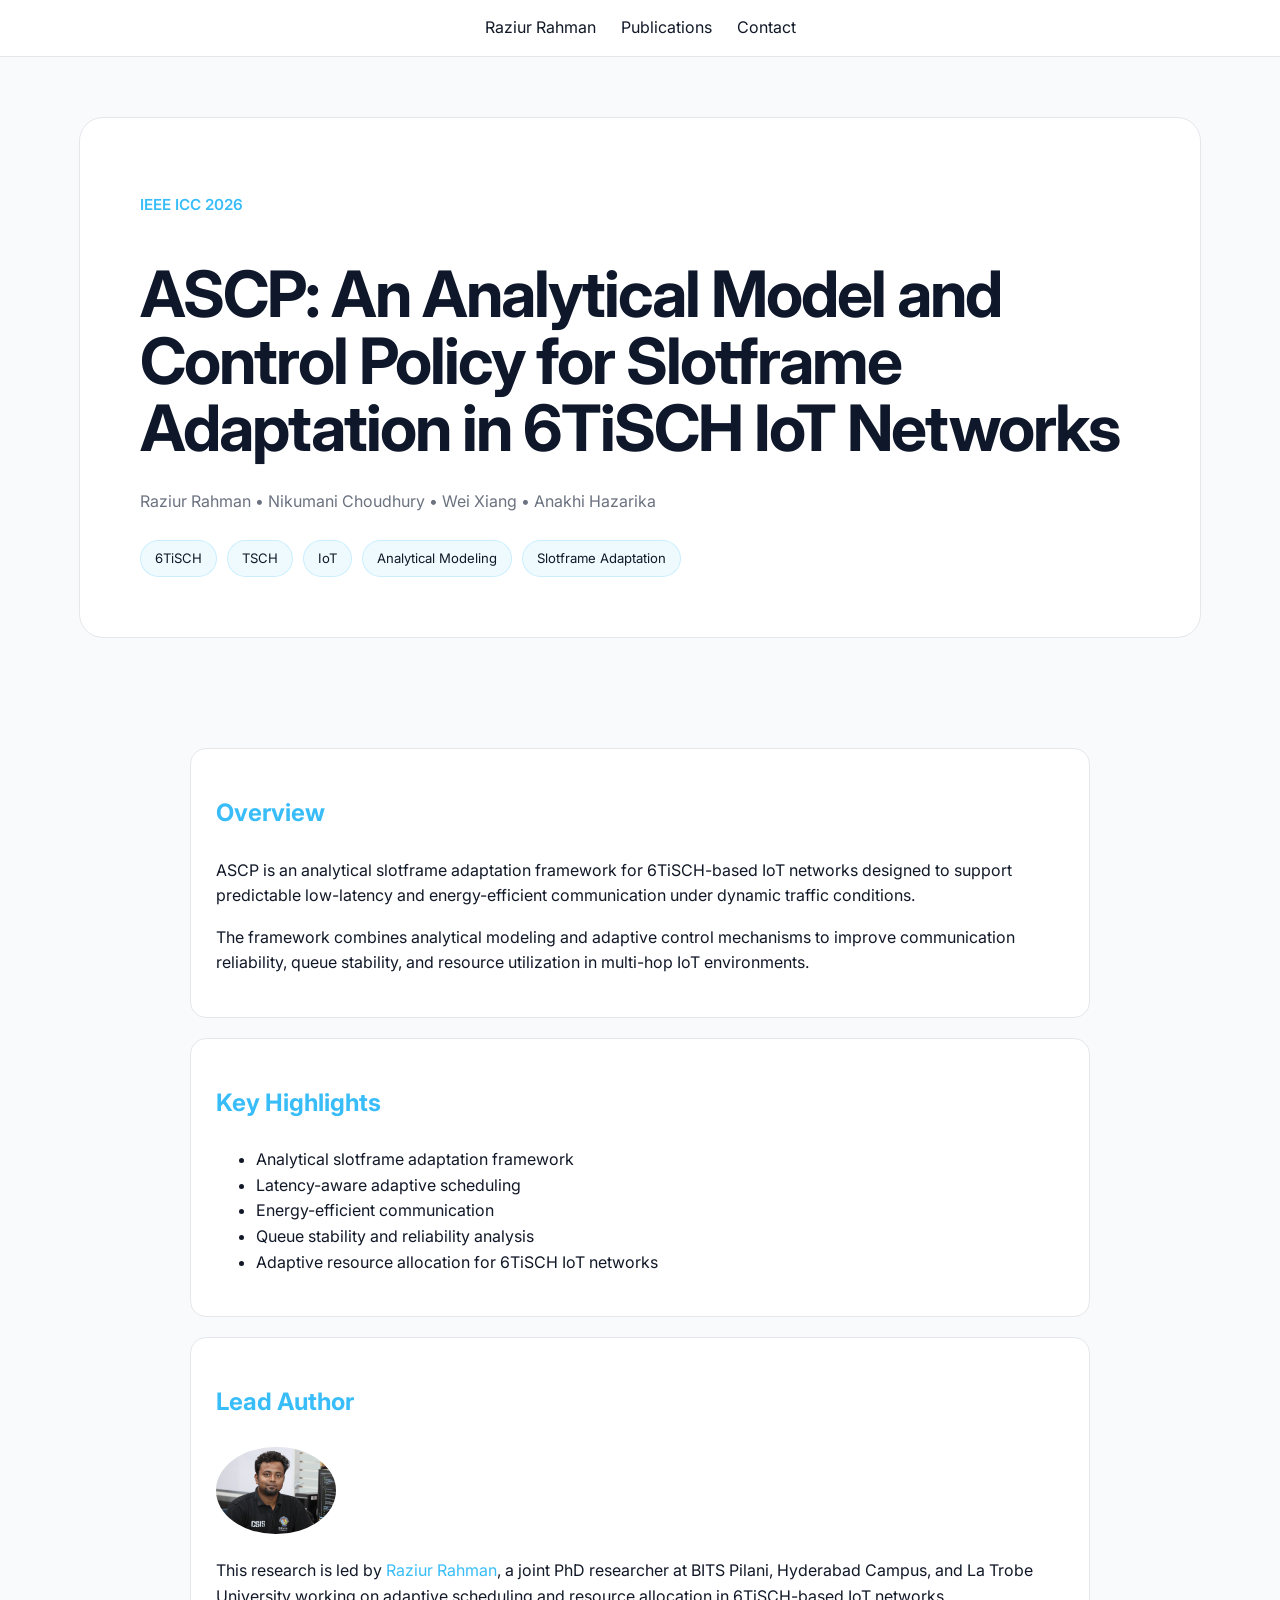
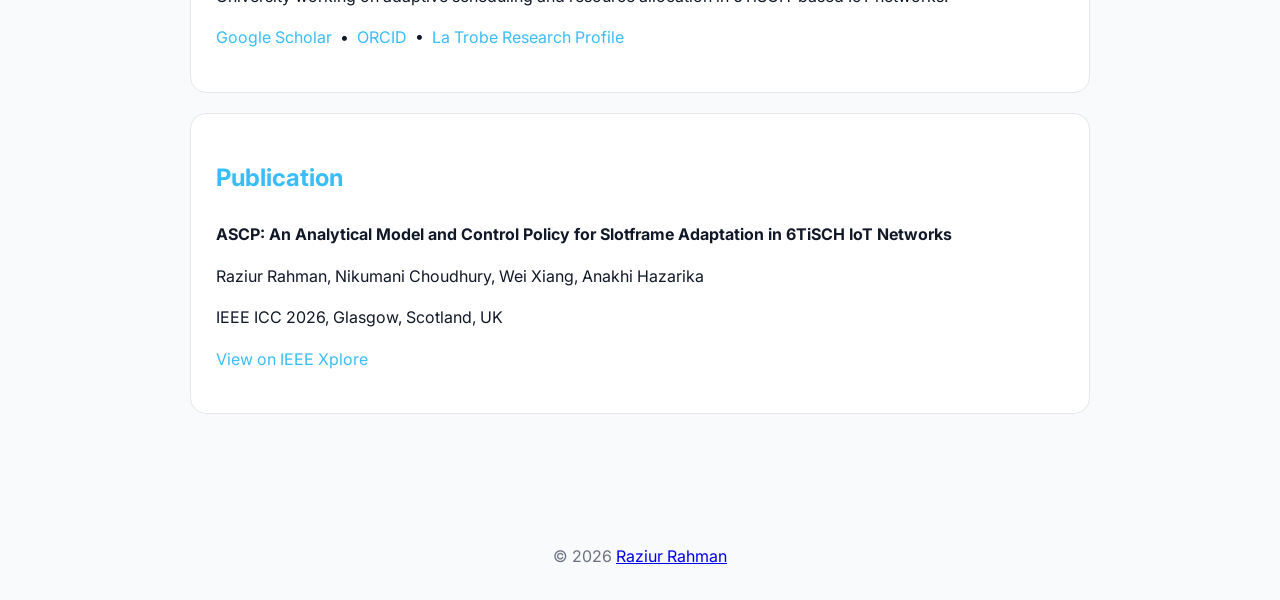
<file: projects/ascp.html>
<!DOCTYPE html>
<html lang="en">
<head>
<meta charset="UTF-8">
<meta name="viewport" content="width=device-width, initial-scale=1.0">

<title>ASCP: Analytical 6TiSCH Slotframe Control | Raziur Rahman</title>
<meta name="description" content="ASCP, led by Raziur Rahman, provides an analytical model and adaptive control policy for low-latency, energy-efficient slotframe adaptation in 6TiSCH networks.">
<meta name="robots" content="index, follow, max-image-preview:large">
<meta name="author" content="Raziur Rahman">

<link rel="canonical" href="https://rahmanraziur.github.io/projects/ascp.html">
<link rel="author" href="https://rahmanraziur.github.io/">

<!-- Scholarly metadata -->
<meta name="citation_title" content="ASCP: An Analytical Model and Control Policy for Slotframe Adaptation in 6TiSCH IoT Networks">
<meta name="citation_author" content="Raziur Rahman">
<meta name="citation_author" content="Nikumani Choudhury">
<meta name="citation_author" content="Wei Xiang">
<meta name="citation_author" content="Anakhi Hazarika">
<meta name="citation_publication_date" content="2026">
<meta name="citation_conference_title" content="IEEE ICC 2026, Glasgow, Scotland, UK">
<meta name="citation_abstract_html_url" content="https://rahmanraziur.github.io/projects/ascp.html">

<!-- Open Graph -->
<meta property="og:type" content="article">
<meta property="og:title" content="ASCP: Analytical 6TiSCH Slotframe Control | Raziur Rahman">
<meta property="og:description" content="ASCP, led by Raziur Rahman, provides an analytical model and adaptive control policy for low-latency, energy-efficient slotframe adaptation in 6TiSCH networks.">
<meta property="og:url" content="https://rahmanraziur.github.io/projects/ascp.html">
<meta property="og:site_name" content="Raziur Rahman">
<meta property="og:image" content="https://rahmanraziur.github.io/assets/images/profile.jpg">
<meta property="og:image:type" content="image/jpeg">
<meta property="og:image:alt" content="Portrait of Raziur Rahman">
<meta property="article:author" content="https://rahmanraziur.github.io/">

<!-- X / Twitter -->
<meta name="twitter:card" content="summary_large_image">
<meta name="twitter:title" content="ASCP: Analytical 6TiSCH Slotframe Control | Raziur Rahman">
<meta name="twitter:description" content="ASCP, led by Raziur Rahman, provides an analytical model and adaptive control policy for low-latency, energy-efficient slotframe adaptation in 6TiSCH networks.">
<meta name="twitter:image" content="https://rahmanraziur.github.io/assets/images/profile.jpg">
<meta name="twitter:image:alt" content="Portrait of Raziur Rahman">

<script type="application/ld+json">
{
  "@context": "https://schema.org",
  "@graph": [
    {
      "@type": "Person",
      "@id": "https://rahmanraziur.github.io/#person",
      "name": "Raziur Rahman",
      "url": "https://rahmanraziur.github.io/",
      "image": "https://rahmanraziur.github.io/assets/images/profile.jpg",
      "jobTitle": "Joint Doctoral Researcher",
      "affiliation": [
        {
          "@type": "CollegeOrUniversity",
          "name": "BITS Pilani, Hyderabad Campus"
        },
        {
          "@type": "CollegeOrUniversity",
          "name": "La Trobe University"
        }
      ],
      "sameAs": [
        "https://scholars.latrobe.edu.au/r3rahman/about",
        "https://scholar.google.com/citations?user=FUXiS7UAAAAJ&hl=en",
        "https://github.com/rahmanraziur",
        "https://www.linkedin.com/in/raziur247",
        "https://orcid.org/0009-0003-6365-7915"
      ]
    },
    {
      "@type": "WebPage",
      "@id": "https://rahmanraziur.github.io/projects/ascp.html#webpage",
      "url": "https://rahmanraziur.github.io/projects/ascp.html",
      "name": "ASCP: Analytical 6TiSCH Slotframe Control | Raziur Rahman",
      "description": "ASCP, led by Raziur Rahman, provides an analytical model and adaptive control policy for low-latency, energy-efficient slotframe adaptation in 6TiSCH networks.",
      "author": {
        "@id": "https://rahmanraziur.github.io/#person"
      },
      "about": {
        "@id": "https://rahmanraziur.github.io/projects/ascp.html#research"
      },
      "primaryImageOfPage": {
        "@type": "ImageObject",
        "@id": "https://rahmanraziur.github.io/projects/ascp.html#primaryimage",
        "url": "https://rahmanraziur.github.io/assets/images/profile.jpg",
        "contentUrl": "https://rahmanraziur.github.io/assets/images/profile.jpg",
        "caption": "Portrait of Raziur Rahman"
      },
      "isPartOf": {
        "@type": "WebSite",
        "@id": "https://rahmanraziur.github.io/#website",
        "url": "https://rahmanraziur.github.io/",
        "name": "Raziur Rahman"
      }
    },
    {
      "@type": "ScholarlyArticle",
      "@id": "https://rahmanraziur.github.io/projects/ascp.html#research",
      "headline": "ASCP: An Analytical Model and Control Policy for Slotframe Adaptation in 6TiSCH IoT Networks",
      "name": "ASCP: An Analytical Model and Control Policy for Slotframe Adaptation in 6TiSCH IoT Networks",
      "description": "ASCP, led by Raziur Rahman, provides an analytical model and adaptive control policy for low-latency, energy-efficient slotframe adaptation in 6TiSCH networks.",
      "datePublished": "2026",
      "author": [
        {
          "@type": "Person",
          "@id": "https://rahmanraziur.github.io/#person",
          "name": "Raziur Rahman",
          "url": "https://rahmanraziur.github.io/",
          "image": "https://rahmanraziur.github.io/assets/images/profile.jpg",
          "jobTitle": "Joint Doctoral Researcher",
          "affiliation": [
            {
              "@type": "CollegeOrUniversity",
              "name": "BITS Pilani, Hyderabad Campus"
            },
            {
              "@type": "CollegeOrUniversity",
              "name": "La Trobe University"
            }
          ],
          "sameAs": [
            "https://scholars.latrobe.edu.au/r3rahman/about",
            "https://scholar.google.com/citations?user=FUXiS7UAAAAJ&hl=en",
            "https://github.com/rahmanraziur",
            "https://www.linkedin.com/in/raziur247",
            "https://orcid.org/0009-0003-6365-7915"
          ]
        },
        {
          "@type": "Person",
          "name": "Nikumani Choudhury"
        },
        {
          "@type": "Person",
          "name": "Wei Xiang"
        },
        {
          "@type": "Person",
          "name": "Anakhi Hazarika"
        }
      ],
      "publisher": {
        "@type": "Organization",
        "name": "Institute of Electrical and Electronics Engineers"
      },
      "isPartOf": {
        "@type": "CreativeWork",
        "name": "IEEE ICC 2026, Glasgow, Scotland, UK"
      },
      "mainEntityOfPage": {
        "@id": "https://rahmanraziur.github.io/projects/ascp.html#webpage"
      },
      "sameAs": "https://ieeexplore.ieee.org/abstract/document/11586844",
      "keywords": [
        "6TiSCH",
        "TSCH",
        "IoT",
        "Analytical Modeling",
        "Slotframe Adaptation"
      ]
    },
    {
      "@type": "BreadcrumbList",
      "@id": "https://rahmanraziur.github.io/projects/ascp.html#breadcrumb",
      "itemListElement": [
        {
          "@type": "ListItem",
          "position": 1,
          "name": "Raziur Rahman",
          "item": "https://rahmanraziur.github.io/"
        },
        {
          "@type": "ListItem",
          "position": 2,
          "name": "ASCP",
          "item": "https://rahmanraziur.github.io/projects/ascp.html"
        }
      ]
    }
  ]
}
</script>

<link href="https://fonts.googleapis.com/css2?family=Inter:wght@300;400;600;700&display=swap" rel="stylesheet">
<link rel="stylesheet" href="../assets/css/style.css">
</head>

<body>

<nav aria-label="Primary navigation">
  <a href="https://rahmanraziur.github.io/">Raziur Rahman</a>
  <a href="https://rahmanraziur.github.io/#publications">Publications</a>
  <a href="https://rahmanraziur.github.io/#contact">Contact</a>
</nav>

<main>
<div class="project-hero">

  <p class="project-subtitle">IEEE ICC 2026</p>

  <h1>ASCP: An Analytical Model and Control Policy for Slotframe Adaptation in 6TiSCH IoT Networks</h1>

  <p class="project-authors">Raziur Rahman • Nikumani Choudhury • Wei Xiang • Anakhi Hazarika</p>

  <div class="project-tags">
    <span>6TiSCH</span>
    <span>TSCH</span>
    <span>IoT</span>
    <span>Analytical Modeling</span>
    <span>Slotframe Adaptation</span>
  </div>

</div>

<section>

  <div class="card">
    <h2>Overview</h2>

    <p>ASCP is an analytical slotframe adaptation framework for 6TiSCH-based IoT networks designed to support predictable low-latency and energy-efficient communication under dynamic traffic conditions.</p>

    <p>The framework combines analytical modeling and adaptive control mechanisms to improve communication reliability, queue stability, and resource utilization in multi-hop IoT environments.</p>
  </div>

  <div class="card">
    <h2>Key Highlights</h2>

    <ul>
      <li>Analytical slotframe adaptation framework</li>
      <li>Latency-aware adaptive scheduling</li>
      <li>Energy-efficient communication</li>
      <li>Queue stability and reliability analysis</li>
      <li>Adaptive resource allocation for 6TiSCH IoT networks</li>
    </ul>
  </div>

  <div class="card" id="lead-author">
    <h2>Lead Author</h2>

    <img src="https://rahmanraziur.github.io/assets/images/profile.jpg"
         alt="Portrait of Raziur Rahman, joint PhD researcher in 6TiSCH and IoT"
         width="120"
         height="120"
         loading="lazy"
         decoding="async"
         style="border-radius:50%; max-width:120px; height:auto;">

    <p>
      This research is led by
      <a href="https://rahmanraziur.github.io/" rel="author">Raziur Rahman</a>,
      a joint PhD researcher at BITS Pilani, Hyderabad Campus, and La Trobe University
      working on adaptive scheduling and resource allocation in 6TiSCH-based IoT networks.
    </p>

    <p>
      <a href="https://scholar.google.com/citations?user=FUXiS7UAAAAJ&hl=en" target="_blank" rel="noopener noreferrer">Google Scholar</a>
      &nbsp;•&nbsp;
      <a href="https://orcid.org/0009-0003-6365-7915" target="_blank" rel="noopener noreferrer">ORCID</a>
      &nbsp;•&nbsp;
      <a href="https://scholars.latrobe.edu.au/r3rahman/about" target="_blank" rel="noopener noreferrer">La Trobe Research Profile</a>
    </p>
  </div>

  <div class="card pub-box">
    <h2>Publication</h2>

    <p><strong>ASCP: An Analytical Model and Control Policy for Slotframe Adaptation in 6TiSCH IoT Networks</strong></p>

    <p>Raziur Rahman, Nikumani Choudhury, Wei Xiang, Anakhi Hazarika</p>

    <p>IEEE ICC 2026, Glasgow, Scotland, UK</p>

    <p>
      <a href="https://ieeexplore.ieee.org/abstract/document/11586844" target="_blank" rel="noopener noreferrer">
        View on IEEE Xplore
      </a>
    </p>
  </div>

</section>
</main>

<footer>
  © 2026 <a href="https://rahmanraziur.github.io/" rel="author">Raziur Rahman</a>
</footer>

</body>
</html>
</file>
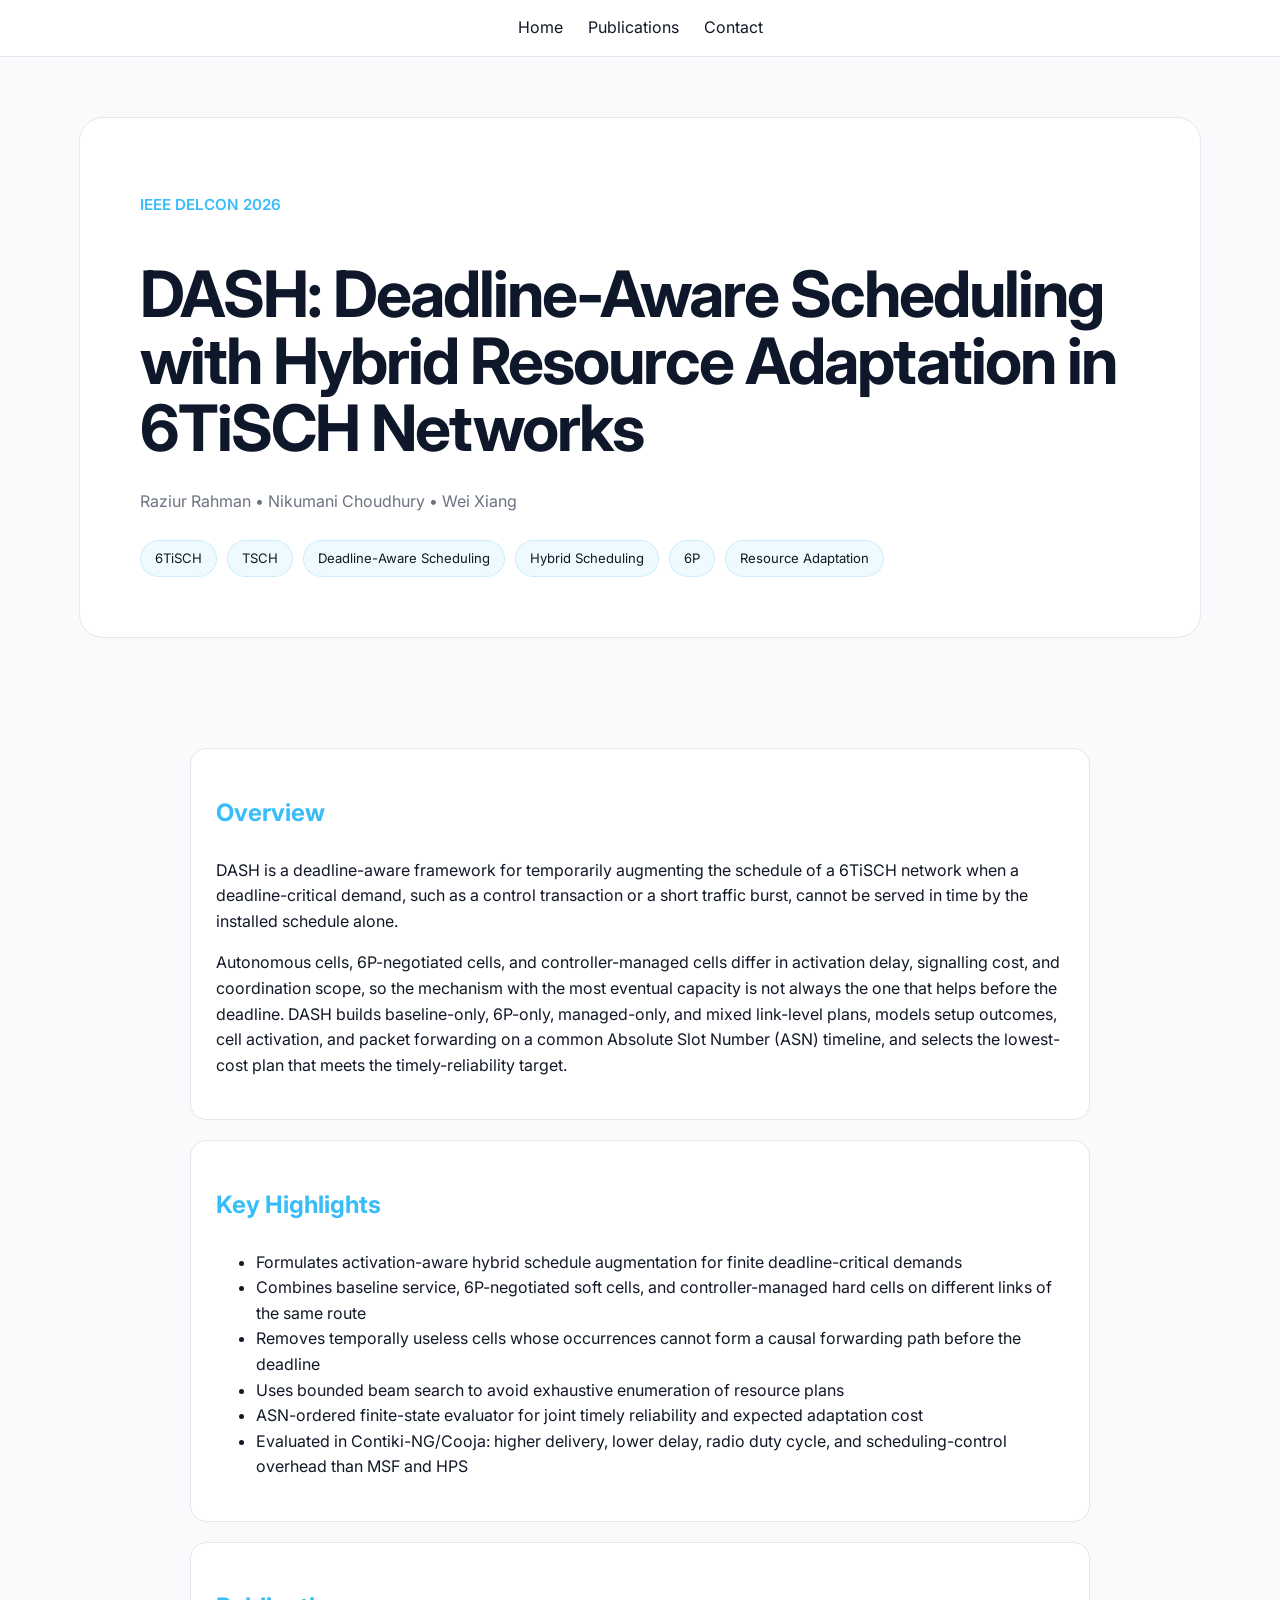
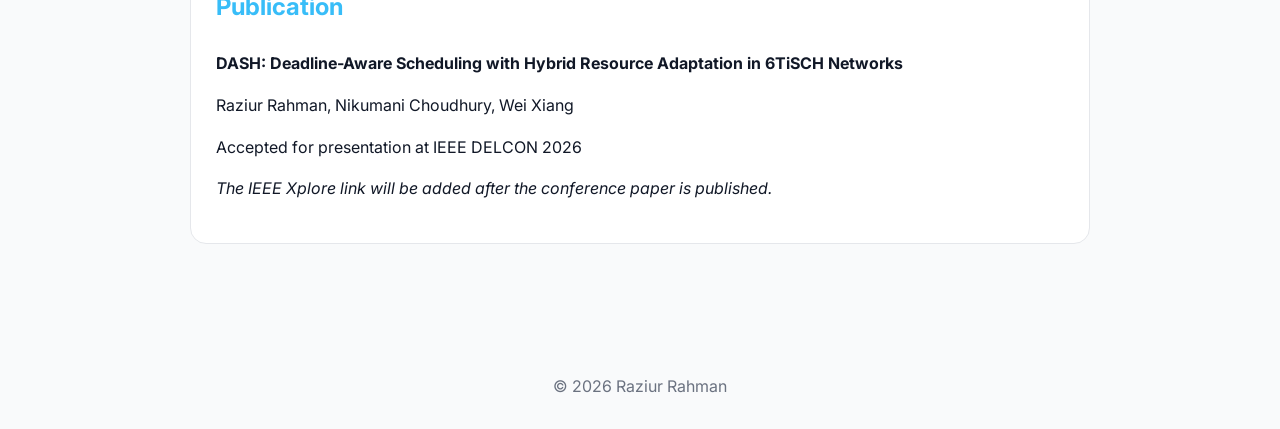
<file: projects/dash.html>
<!DOCTYPE html>
<html lang="en">

<head>
<meta charset="UTF-8">
<meta name="viewport" content="width=device-width, initial-scale=1.0">

<title>DASH | Deadline-Aware Scheduling with Hybrid Resource Adaptation | Raziur Rahman</title>

<meta name="description"
content="DASH is a deadline-aware scheduling framework for 6TiSCH networks that selects baseline, 6P-negotiated, controller-managed, or mixed cell augmentation by modelling setup delay and cell activation on a common ASN timeline.">

<meta name="robots" content="index, follow">

<link rel="canonical"
      href="https://rahmanraziur.github.io/projects/dash.html">

<link href="https://fonts.googleapis.com/css2?family=Inter:wght@300;400;600;700&display=swap"
      rel="stylesheet">

<link rel="stylesheet" href="../assets/css/style.css">
</head>

<body>

<nav>
  <a href="../index.html">Home</a>
  <a href="../index.html#publications">Publications</a>
  <a href="../index.html#contact">Contact</a>
</nav>

<div class="project-hero">

  <p class="project-subtitle">
    IEEE DELCON 2026
  </p>

  <h1>
    DASH: Deadline-Aware Scheduling with Hybrid Resource Adaptation in 6TiSCH Networks
  </h1>

  <p class="project-authors">
    Raziur Rahman • Nikumani Choudhury • Wei Xiang
  </p>

  <div class="project-tags">
    <span>6TiSCH</span>
    <span>TSCH</span>
    <span>Deadline-Aware Scheduling</span>
    <span>Hybrid Scheduling</span>
    <span>6P</span>
    <span>Resource Adaptation</span>
  </div>

</div>

<section>

  <div class="card">

    <h2>Overview</h2>

    <p>
      DASH is a deadline-aware framework for temporarily augmenting the schedule
      of a 6TiSCH network when a deadline-critical demand, such as a control
      transaction or a short traffic burst, cannot be served in time by the
      installed schedule alone.
    </p>

    <p>
      Autonomous cells, 6P-negotiated cells, and controller-managed cells differ in
      activation delay, signalling cost, and coordination scope, so the mechanism
      with the most eventual capacity is not always the one that helps before the
      deadline. DASH builds baseline-only, 6P-only, managed-only, and mixed
      link-level plans, models setup outcomes, cell activation, and packet
      forwarding on a common Absolute Slot Number (ASN) timeline, and selects the
      lowest-cost plan that meets the timely-reliability target.
    </p>

  </div>

  <div class="card">

    <h2>Key Highlights</h2>

    <ul>
      <li>
        Formulates activation-aware hybrid schedule augmentation for finite
        deadline-critical demands
      </li>

      <li>
        Combines baseline service, 6P-negotiated soft cells, and controller-managed
        hard cells on different links of the same route
      </li>

      <li>
        Removes temporally useless cells whose occurrences cannot form a causal
        forwarding path before the deadline
      </li>

      <li>
        Uses bounded beam search to avoid exhaustive enumeration of resource plans
      </li>

      <li>
        ASN-ordered finite-state evaluator for joint timely reliability and expected
        adaptation cost
      </li>

      <li>
        Evaluated in Contiki-NG/Cooja: higher delivery, lower delay, radio duty
        cycle, and scheduling-control overhead than MSF and HPS
      </li>
    </ul>

  </div>

  <div class="card pub-box">

    <h2>Publication</h2>

    <p>
      <b>
        DASH: Deadline-Aware Scheduling with Hybrid Resource Adaptation in 6TiSCH Networks
      </b>
    </p>

    <p>
      Raziur Rahman, Nikumani Choudhury, Wei Xiang
    </p>

    <p>
      Accepted for presentation at IEEE DELCON 2026
    </p>

    <p>
      <em>
        The IEEE Xplore link will be added after the conference paper is published.
      </em>
    </p>

  </div>

</section>

<footer>
  © 2026 Raziur Rahman
</footer>

</body>
</html>
</file>
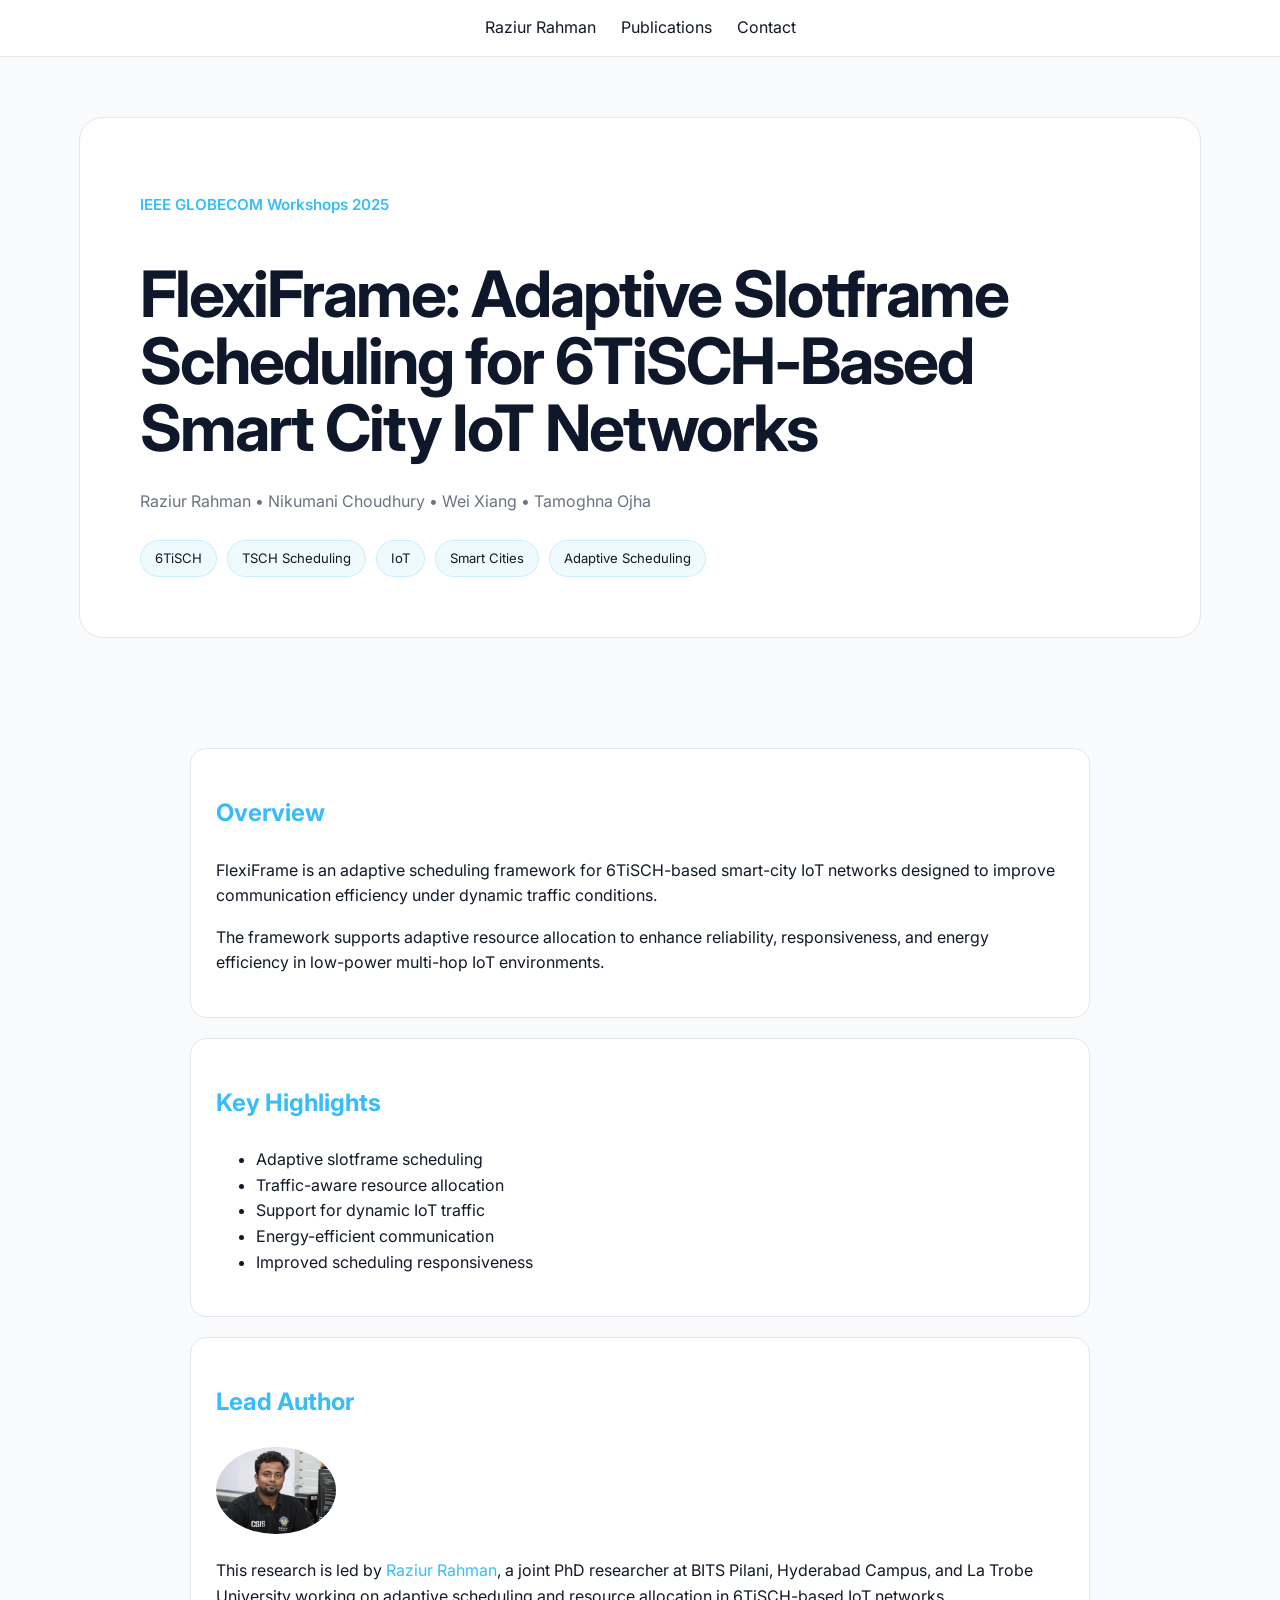
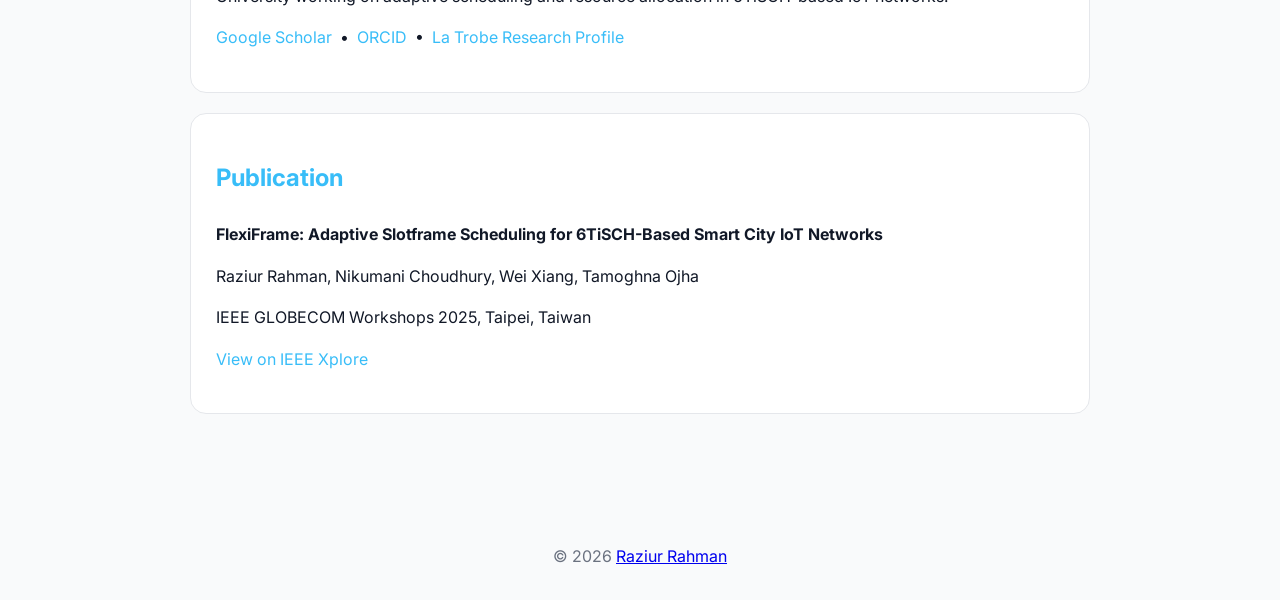
<file: projects/flexiframe.html>
<!DOCTYPE html>
<html lang="en">
<head>
<meta charset="UTF-8">
<meta name="viewport" content="width=device-width, initial-scale=1.0">

<title>FlexiFrame: Adaptive 6TiSCH Scheduling | Raziur Rahman</title>
<meta name="description" content="FlexiFrame, led by Raziur Rahman, is an adaptive slotframe scheduling framework for reliable and energy-efficient 6TiSCH-based smart-city IoT networks.">
<meta name="robots" content="index, follow, max-image-preview:large">
<meta name="author" content="Raziur Rahman">

<link rel="canonical" href="https://rahmanraziur.github.io/projects/flexiframe.html">
<link rel="author" href="https://rahmanraziur.github.io/">

<!-- Scholarly metadata -->
<meta name="citation_title" content="FlexiFrame: Adaptive Slotframe Scheduling for 6TiSCH-Based Smart City IoT Networks">
<meta name="citation_author" content="Raziur Rahman">
<meta name="citation_author" content="Nikumani Choudhury">
<meta name="citation_author" content="Wei Xiang">
<meta name="citation_author" content="Tamoghna Ojha">
<meta name="citation_publication_date" content="2025">
<meta name="citation_conference_title" content="IEEE GLOBECOM Workshops 2025, Taipei, Taiwan">
<meta name="citation_abstract_html_url" content="https://rahmanraziur.github.io/projects/flexiframe.html">

<!-- Open Graph -->
<meta property="og:type" content="article">
<meta property="og:title" content="FlexiFrame: Adaptive 6TiSCH Scheduling | Raziur Rahman">
<meta property="og:description" content="FlexiFrame, led by Raziur Rahman, is an adaptive slotframe scheduling framework for reliable and energy-efficient 6TiSCH-based smart-city IoT networks.">
<meta property="og:url" content="https://rahmanraziur.github.io/projects/flexiframe.html">
<meta property="og:site_name" content="Raziur Rahman">
<meta property="og:image" content="https://rahmanraziur.github.io/assets/images/profile.jpg">
<meta property="og:image:type" content="image/jpeg">
<meta property="og:image:alt" content="Portrait of Raziur Rahman">
<meta property="article:author" content="https://rahmanraziur.github.io/">

<!-- X / Twitter -->
<meta name="twitter:card" content="summary_large_image">
<meta name="twitter:title" content="FlexiFrame: Adaptive 6TiSCH Scheduling | Raziur Rahman">
<meta name="twitter:description" content="FlexiFrame, led by Raziur Rahman, is an adaptive slotframe scheduling framework for reliable and energy-efficient 6TiSCH-based smart-city IoT networks.">
<meta name="twitter:image" content="https://rahmanraziur.github.io/assets/images/profile.jpg">
<meta name="twitter:image:alt" content="Portrait of Raziur Rahman">

<script type="application/ld+json">
{
  "@context": "https://schema.org",
  "@graph": [
    {
      "@type": "Person",
      "@id": "https://rahmanraziur.github.io/#person",
      "name": "Raziur Rahman",
      "url": "https://rahmanraziur.github.io/",
      "image": "https://rahmanraziur.github.io/assets/images/profile.jpg",
      "jobTitle": "Joint Doctoral Researcher",
      "affiliation": [
        {
          "@type": "CollegeOrUniversity",
          "name": "BITS Pilani, Hyderabad Campus"
        },
        {
          "@type": "CollegeOrUniversity",
          "name": "La Trobe University"
        }
      ],
      "sameAs": [
        "https://scholars.latrobe.edu.au/r3rahman/about",
        "https://scholar.google.com/citations?user=FUXiS7UAAAAJ&hl=en",
        "https://github.com/rahmanraziur",
        "https://www.linkedin.com/in/raziur247",
        "https://orcid.org/0009-0003-6365-7915"
      ]
    },
    {
      "@type": "WebPage",
      "@id": "https://rahmanraziur.github.io/projects/flexiframe.html#webpage",
      "url": "https://rahmanraziur.github.io/projects/flexiframe.html",
      "name": "FlexiFrame: Adaptive 6TiSCH Scheduling | Raziur Rahman",
      "description": "FlexiFrame, led by Raziur Rahman, is an adaptive slotframe scheduling framework for reliable and energy-efficient 6TiSCH-based smart-city IoT networks.",
      "author": {
        "@id": "https://rahmanraziur.github.io/#person"
      },
      "about": {
        "@id": "https://rahmanraziur.github.io/projects/flexiframe.html#research"
      },
      "primaryImageOfPage": {
        "@type": "ImageObject",
        "@id": "https://rahmanraziur.github.io/projects/flexiframe.html#primaryimage",
        "url": "https://rahmanraziur.github.io/assets/images/profile.jpg",
        "contentUrl": "https://rahmanraziur.github.io/assets/images/profile.jpg",
        "caption": "Portrait of Raziur Rahman"
      },
      "isPartOf": {
        "@type": "WebSite",
        "@id": "https://rahmanraziur.github.io/#website",
        "url": "https://rahmanraziur.github.io/",
        "name": "Raziur Rahman"
      }
    },
    {
      "@type": "ScholarlyArticle",
      "@id": "https://rahmanraziur.github.io/projects/flexiframe.html#research",
      "headline": "FlexiFrame: Adaptive Slotframe Scheduling for 6TiSCH-Based Smart City IoT Networks",
      "name": "FlexiFrame: Adaptive Slotframe Scheduling for 6TiSCH-Based Smart City IoT Networks",
      "description": "FlexiFrame, led by Raziur Rahman, is an adaptive slotframe scheduling framework for reliable and energy-efficient 6TiSCH-based smart-city IoT networks.",
      "datePublished": "2025",
      "author": [
        {
          "@type": "Person",
          "@id": "https://rahmanraziur.github.io/#person",
          "name": "Raziur Rahman",
          "url": "https://rahmanraziur.github.io/",
          "image": "https://rahmanraziur.github.io/assets/images/profile.jpg",
          "jobTitle": "Joint Doctoral Researcher",
          "affiliation": [
            {
              "@type": "CollegeOrUniversity",
              "name": "BITS Pilani, Hyderabad Campus"
            },
            {
              "@type": "CollegeOrUniversity",
              "name": "La Trobe University"
            }
          ],
          "sameAs": [
            "https://scholars.latrobe.edu.au/r3rahman/about",
            "https://scholar.google.com/citations?user=FUXiS7UAAAAJ&hl=en",
            "https://github.com/rahmanraziur",
            "https://www.linkedin.com/in/raziur247",
            "https://orcid.org/0009-0003-6365-7915"
          ]
        },
        {
          "@type": "Person",
          "name": "Nikumani Choudhury"
        },
        {
          "@type": "Person",
          "name": "Wei Xiang"
        },
        {
          "@type": "Person",
          "name": "Tamoghna Ojha"
        }
      ],
      "publisher": {
        "@type": "Organization",
        "name": "Institute of Electrical and Electronics Engineers"
      },
      "isPartOf": {
        "@type": "CreativeWork",
        "name": "IEEE GLOBECOM Workshops 2025, Taipei, Taiwan"
      },
      "mainEntityOfPage": {
        "@id": "https://rahmanraziur.github.io/projects/flexiframe.html#webpage"
      },
      "sameAs": "https://ieeexplore.ieee.org/abstract/document/11591191",
      "keywords": [
        "6TiSCH",
        "TSCH Scheduling",
        "IoT",
        "Smart Cities",
        "Adaptive Scheduling"
      ]
    },
    {
      "@type": "BreadcrumbList",
      "@id": "https://rahmanraziur.github.io/projects/flexiframe.html#breadcrumb",
      "itemListElement": [
        {
          "@type": "ListItem",
          "position": 1,
          "name": "Raziur Rahman",
          "item": "https://rahmanraziur.github.io/"
        },
        {
          "@type": "ListItem",
          "position": 2,
          "name": "FlexiFrame",
          "item": "https://rahmanraziur.github.io/projects/flexiframe.html"
        }
      ]
    }
  ]
}
</script>

<link href="https://fonts.googleapis.com/css2?family=Inter:wght@300;400;600;700&display=swap" rel="stylesheet">
<link rel="stylesheet" href="../assets/css/style.css">
</head>

<body>

<nav aria-label="Primary navigation">
  <a href="https://rahmanraziur.github.io/">Raziur Rahman</a>
  <a href="https://rahmanraziur.github.io/#publications">Publications</a>
  <a href="https://rahmanraziur.github.io/#contact">Contact</a>
</nav>

<main>
<div class="project-hero">

  <p class="project-subtitle">IEEE GLOBECOM Workshops 2025</p>

  <h1>FlexiFrame: Adaptive Slotframe Scheduling for 6TiSCH-Based Smart City IoT Networks</h1>

  <p class="project-authors">Raziur Rahman • Nikumani Choudhury • Wei Xiang • Tamoghna Ojha</p>

  <div class="project-tags">
    <span>6TiSCH</span>
    <span>TSCH Scheduling</span>
    <span>IoT</span>
    <span>Smart Cities</span>
    <span>Adaptive Scheduling</span>
  </div>

</div>

<section>

  <div class="card">
    <h2>Overview</h2>

    <p>FlexiFrame is an adaptive scheduling framework for 6TiSCH-based smart-city IoT networks designed to improve communication efficiency under dynamic traffic conditions.</p>

    <p>The framework supports adaptive resource allocation to enhance reliability, responsiveness, and energy efficiency in low-power multi-hop IoT environments.</p>
  </div>

  <div class="card">
    <h2>Key Highlights</h2>

    <ul>
      <li>Adaptive slotframe scheduling</li>
      <li>Traffic-aware resource allocation</li>
      <li>Support for dynamic IoT traffic</li>
      <li>Energy-efficient communication</li>
      <li>Improved scheduling responsiveness</li>
    </ul>
  </div>

  <div class="card" id="lead-author">
    <h2>Lead Author</h2>

    <img src="https://rahmanraziur.github.io/assets/images/profile.jpg"
         alt="Portrait of Raziur Rahman, joint PhD researcher in 6TiSCH and IoT"
         width="120"
         height="120"
         loading="lazy"
         decoding="async"
         style="border-radius:50%; max-width:120px; height:auto;">

    <p>
      This research is led by
      <a href="https://rahmanraziur.github.io/" rel="author">Raziur Rahman</a>,
      a joint PhD researcher at BITS Pilani, Hyderabad Campus, and La Trobe University
      working on adaptive scheduling and resource allocation in 6TiSCH-based IoT networks.
    </p>

    <p>
      <a href="https://scholar.google.com/citations?user=FUXiS7UAAAAJ&hl=en" target="_blank" rel="noopener noreferrer">Google Scholar</a>
      &nbsp;•&nbsp;
      <a href="https://orcid.org/0009-0003-6365-7915" target="_blank" rel="noopener noreferrer">ORCID</a>
      &nbsp;•&nbsp;
      <a href="https://scholars.latrobe.edu.au/r3rahman/about" target="_blank" rel="noopener noreferrer">La Trobe Research Profile</a>
    </p>
  </div>

  <div class="card pub-box">
    <h2>Publication</h2>

    <p><strong>FlexiFrame: Adaptive Slotframe Scheduling for 6TiSCH-Based Smart City IoT Networks</strong></p>

    <p>Raziur Rahman, Nikumani Choudhury, Wei Xiang, Tamoghna Ojha</p>

    <p>IEEE GLOBECOM Workshops 2025, Taipei, Taiwan</p>

    <p>
      <a href="https://ieeexplore.ieee.org/abstract/document/11591191" target="_blank" rel="noopener noreferrer">
        View on IEEE Xplore
      </a>
    </p>
  </div>

</section>
</main>

<footer>
  © 2026 <a href="https://rahmanraziur.github.io/" rel="author">Raziur Rahman</a>
</footer>

</body>
</html>
</file>
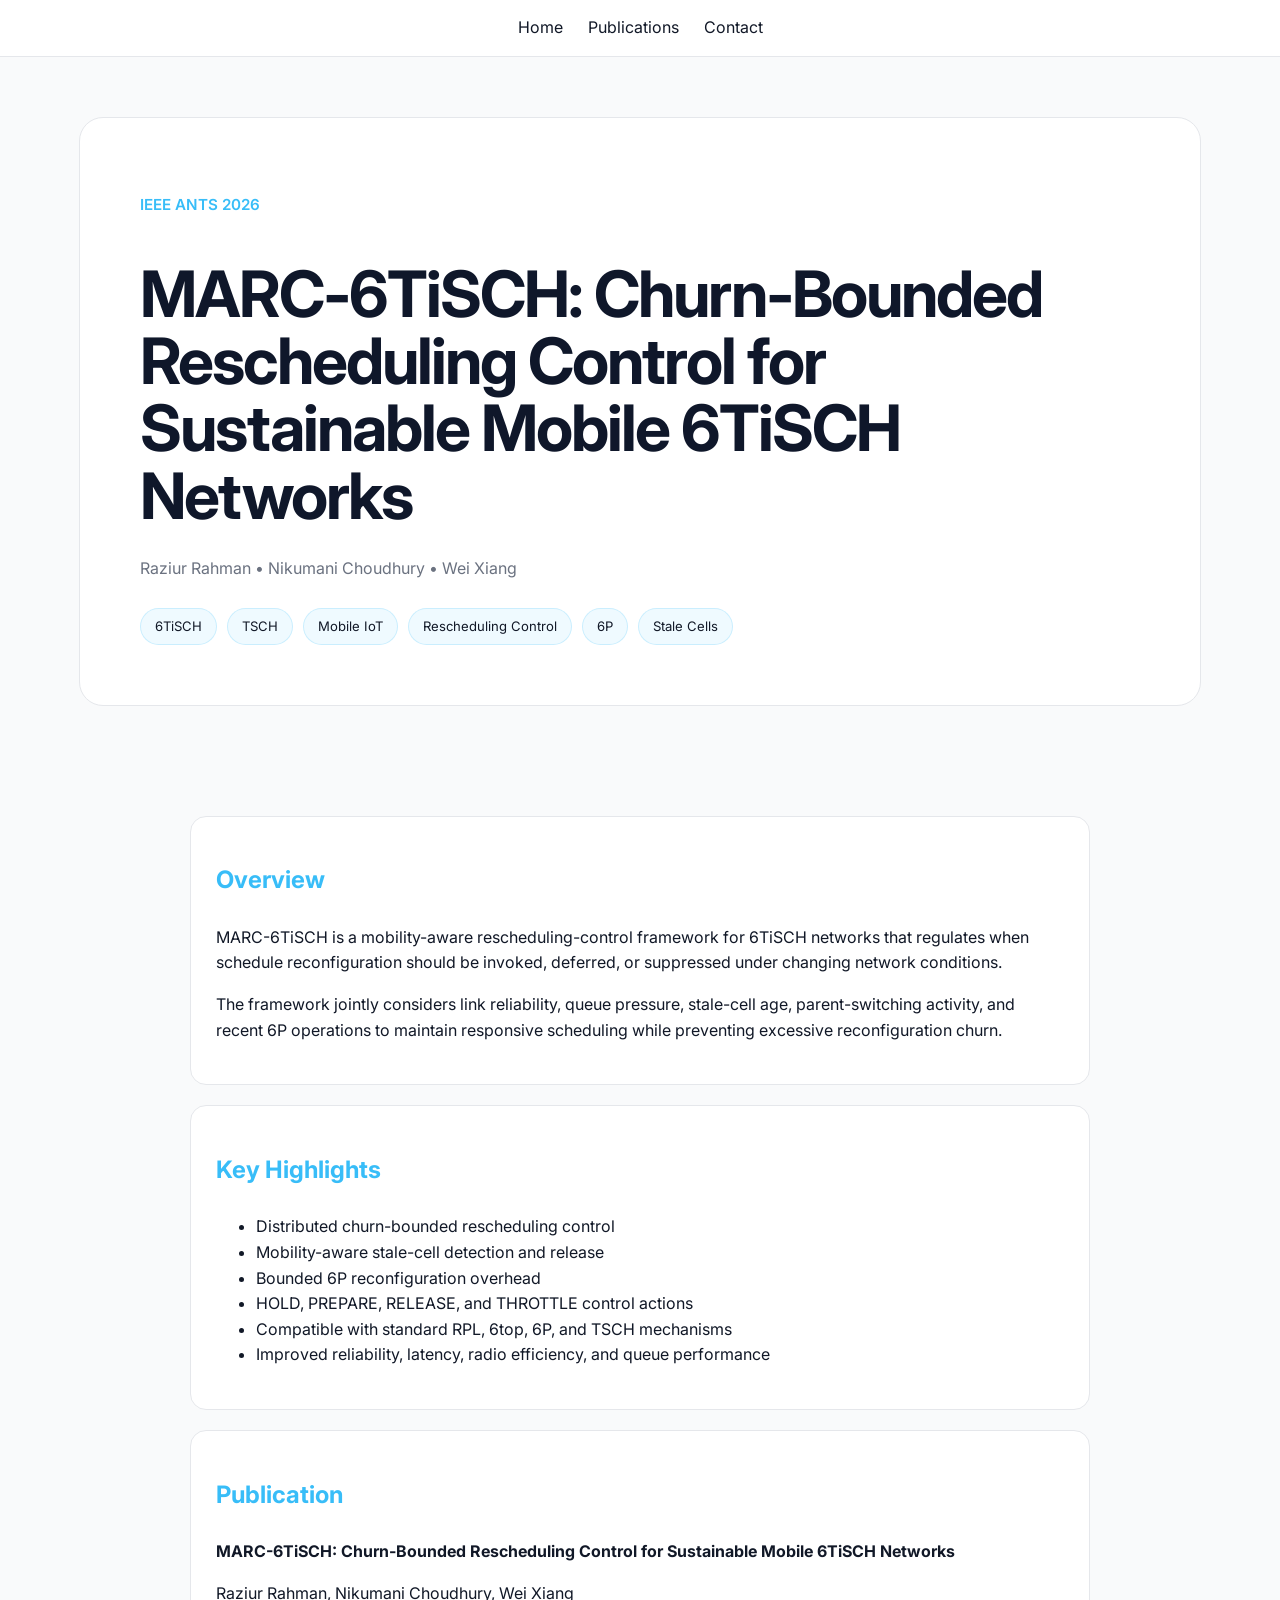
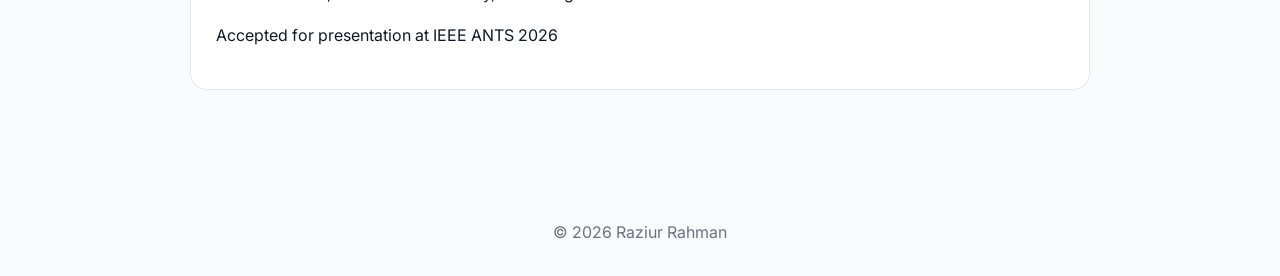
<file: projects/marc-6tisch.html>
<!DOCTYPE html>
<html lang="en">

<head>
<meta charset="UTF-8">
<meta name="viewport" content="width=device-width, initial-scale=1.0">

<title>MARC-6TiSCH | Raziur Rahman</title>

<meta name="description"
content="MARC-6TiSCH is a churn-bounded rescheduling control framework for sustainable mobile 6TiSCH networks, designed to reduce excessive 6P reconfiguration, stale-cell retention, delay, and radio overhead.">

<meta name="robots" content="index, follow">

<link rel="canonical"
      href="https://rahmanraziur.github.io/projects/marc-6tisch.html">

<link href="https://fonts.googleapis.com/css2?family=Inter:wght@300;400;600;700&display=swap"
      rel="stylesheet">

<link rel="stylesheet" href="../assets/css/style.css">
</head>

<body>

<nav>
  <a href="../index.html">Home</a>
  <a href="../index.html#publications">Publications</a>
  <a href="../index.html#contact">Contact</a>
</nav>

<div class="project-hero">

  <p class="project-subtitle">
    IEEE ANTS 2026
  </p>

  <h1>
    MARC-6TiSCH: Churn-Bounded Rescheduling Control for Sustainable Mobile 6TiSCH Networks
  </h1>

  <p class="project-authors">
    Raziur Rahman • Nikumani Choudhury • Wei Xiang
  </p>

  <div class="project-tags">
    <span>6TiSCH</span>
    <span>TSCH</span>
    <span>Mobile IoT</span>
    <span>Rescheduling Control</span>
    <span>6P</span>
    <span>Stale Cells</span>
  </div>

</div>

<section>

  <div class="card">

    <h2>Overview</h2>

    <p>
      MARC-6TiSCH is a mobility-aware rescheduling-control framework for
      6TiSCH networks that regulates when schedule reconfiguration should
      be invoked, deferred, or suppressed under changing network conditions.
    </p>

    <p>
      The framework jointly considers link reliability, queue pressure,
      stale-cell age, parent-switching activity, and recent 6P operations
      to maintain responsive scheduling while preventing excessive
      reconfiguration churn.
    </p>

  </div>

  <div class="card">

    <h2>Key Highlights</h2>

    <ul>
      <li>Distributed churn-bounded rescheduling control</li>
      <li>Mobility-aware stale-cell detection and release</li>
      <li>Bounded 6P reconfiguration overhead</li>
      <li>HOLD, PREPARE, RELEASE, and THROTTLE control actions</li>
      <li>Compatible with standard RPL, 6top, 6P, and TSCH mechanisms</li>
      <li>Improved reliability, latency, radio efficiency, and queue performance</li>
    </ul>

  </div>

  <div class="card pub-box">

    <h2>Publication</h2>

    <p>
      <b>
        MARC-6TiSCH: Churn-Bounded Rescheduling Control for Sustainable Mobile 6TiSCH Networks
      </b>
    </p>

    <p>
      Raziur Rahman, Nikumani Choudhury, Wei Xiang
    </p>

    <p>
      Accepted for presentation at IEEE ANTS 2026
    </p>

  </div>

</section>

<footer>
  © 2026 Raziur Rahman
</footer>

</body>
</html>
</file>
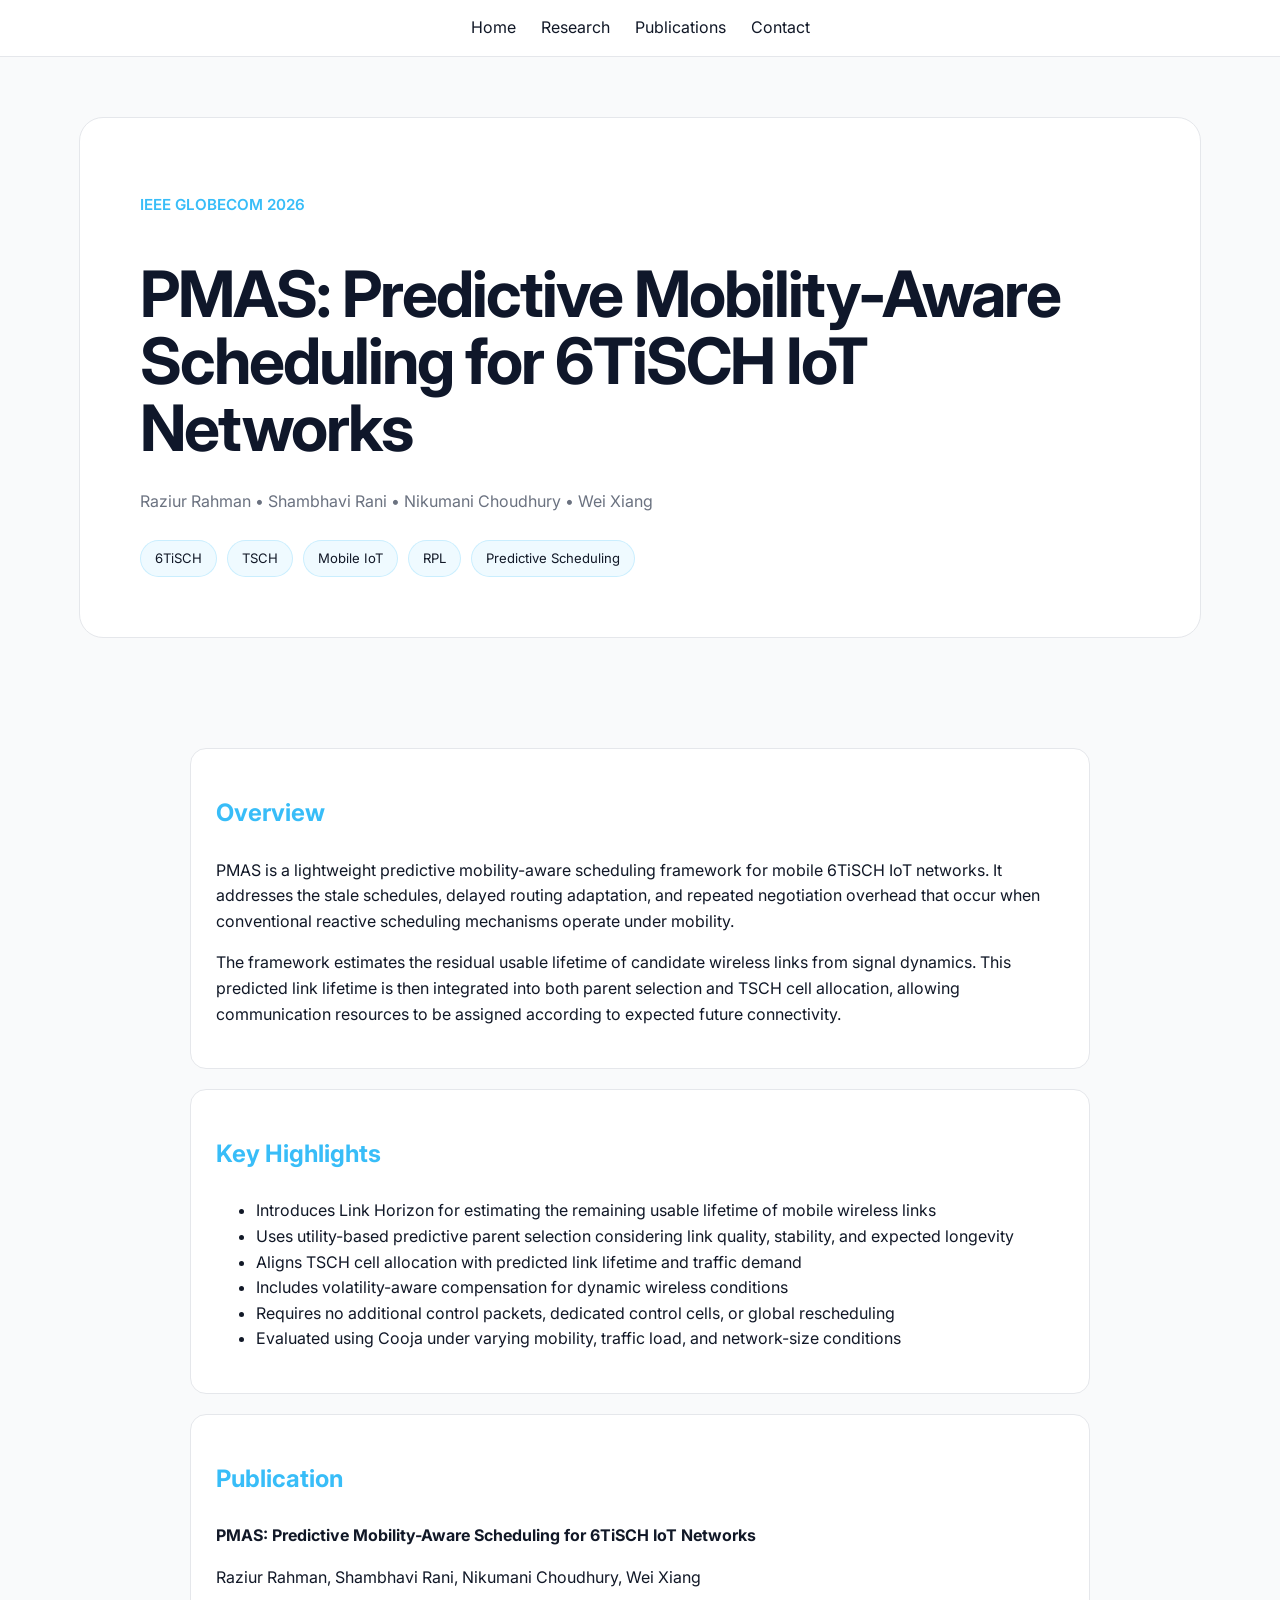
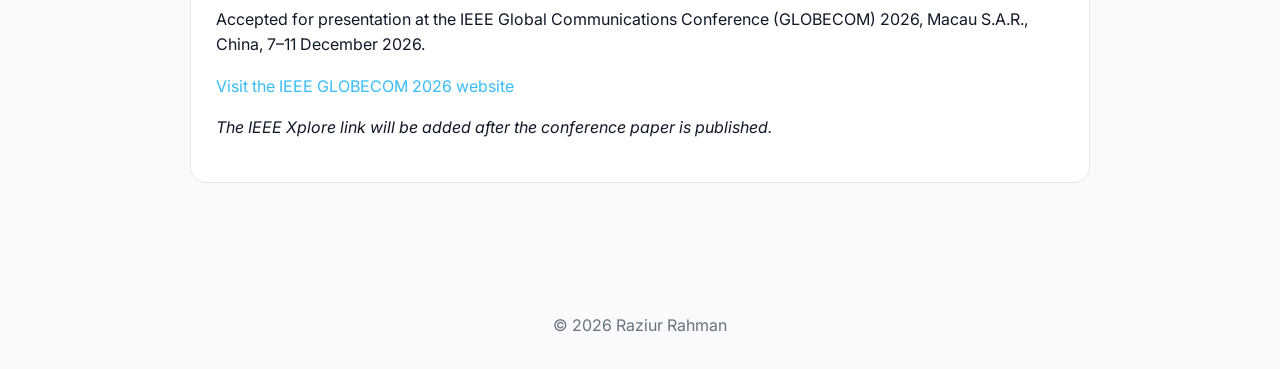
<file: projects/pmas.html>
<!DOCTYPE html>
<html lang="en">

<head>
<meta charset="UTF-8">
<meta name="viewport" content="width=device-width, initial-scale=1.0">

<title>PMAS | Predictive Mobility-Aware Scheduling | Raziur Rahman</title>

<meta name="description"
content="PMAS is a predictive mobility-aware routing and TSCH scheduling framework for mobile 6TiSCH IoT networks.">

<meta name="robots" content="index, follow">

<link rel="canonical"
      href="https://rahmanraziur.github.io/projects/pmas.html">

<link href="https://fonts.googleapis.com/css2?family=Inter:wght@300;400;600;700&display=swap"
      rel="stylesheet">

<link rel="stylesheet" href="../assets/css/style.css">
</head>

<body>

<nav>
  <a href="../index.html">Home</a>
  <a href="../index.html#research">Research</a>
  <a href="../index.html#publications">Publications</a>
  <a href="../index.html#contact">Contact</a>
</nav>

<div class="project-hero">

  <p class="project-subtitle">
    IEEE GLOBECOM 2026
  </p>

  <h1>
    PMAS: Predictive Mobility-Aware Scheduling for 6TiSCH IoT Networks
  </h1>

  <p class="project-authors">
    Raziur Rahman • Shambhavi Rani • Nikumani Choudhury • Wei Xiang
  </p>

  <div class="project-tags">
    <span>6TiSCH</span>
    <span>TSCH</span>
    <span>Mobile IoT</span>
    <span>RPL</span>
    <span>Predictive Scheduling</span>
  </div>

</div>

<section>

  <div class="card">

    <h2>Overview</h2>

    <p>
      PMAS is a lightweight predictive mobility-aware scheduling framework for
      mobile 6TiSCH IoT networks. It addresses the stale schedules, delayed
      routing adaptation, and repeated negotiation overhead that occur when
      conventional reactive scheduling mechanisms operate under mobility.
    </p>

    <p>
      The framework estimates the residual usable lifetime of candidate wireless
      links from signal dynamics. This predicted link lifetime is then integrated
      into both parent selection and TSCH cell allocation, allowing communication
      resources to be assigned according to expected future connectivity.
    </p>

  </div>

  <div class="card">

    <h2>Key Highlights</h2>

    <ul>
      <li>
        Introduces Link Horizon for estimating the remaining usable lifetime
        of mobile wireless links
      </li>

      <li>
        Uses utility-based predictive parent selection considering link quality,
        stability, and expected longevity
      </li>

      <li>
        Aligns TSCH cell allocation with predicted link lifetime and traffic demand
      </li>

      <li>
        Includes volatility-aware compensation for dynamic wireless conditions
      </li>

      <li>
        Requires no additional control packets, dedicated control cells, or
        global rescheduling
      </li>

      <li>
        Evaluated using Cooja under varying mobility, traffic load, and
        network-size conditions
      </li>
    </ul>

  </div>

  <div class="card pub-box">

    <h2>Publication</h2>

    <p>
      <b>
        PMAS: Predictive Mobility-Aware Scheduling for 6TiSCH IoT Networks
      </b>
    </p>

    <p>
      Raziur Rahman, Shambhavi Rani, Nikumani Choudhury, Wei Xiang
    </p>

    <p>
      Accepted for presentation at the IEEE Global Communications Conference
      (GLOBECOM) 2026, Macau S.A.R., China, 7–11 December 2026.
    </p>

    <p>
      <a href="https://globecom2026.ieee-globecom.org/"
         target="_blank"
         rel="noopener noreferrer">
        Visit the IEEE GLOBECOM 2026 website
      </a>
    </p>

    <p>
      <em>
        The IEEE Xplore link will be added after the conference paper is published.
      </em>
    </p>

  </div>

</section>

<footer>
  © 2026 Raziur Rahman
</footer>

</body>
</html>
</file>
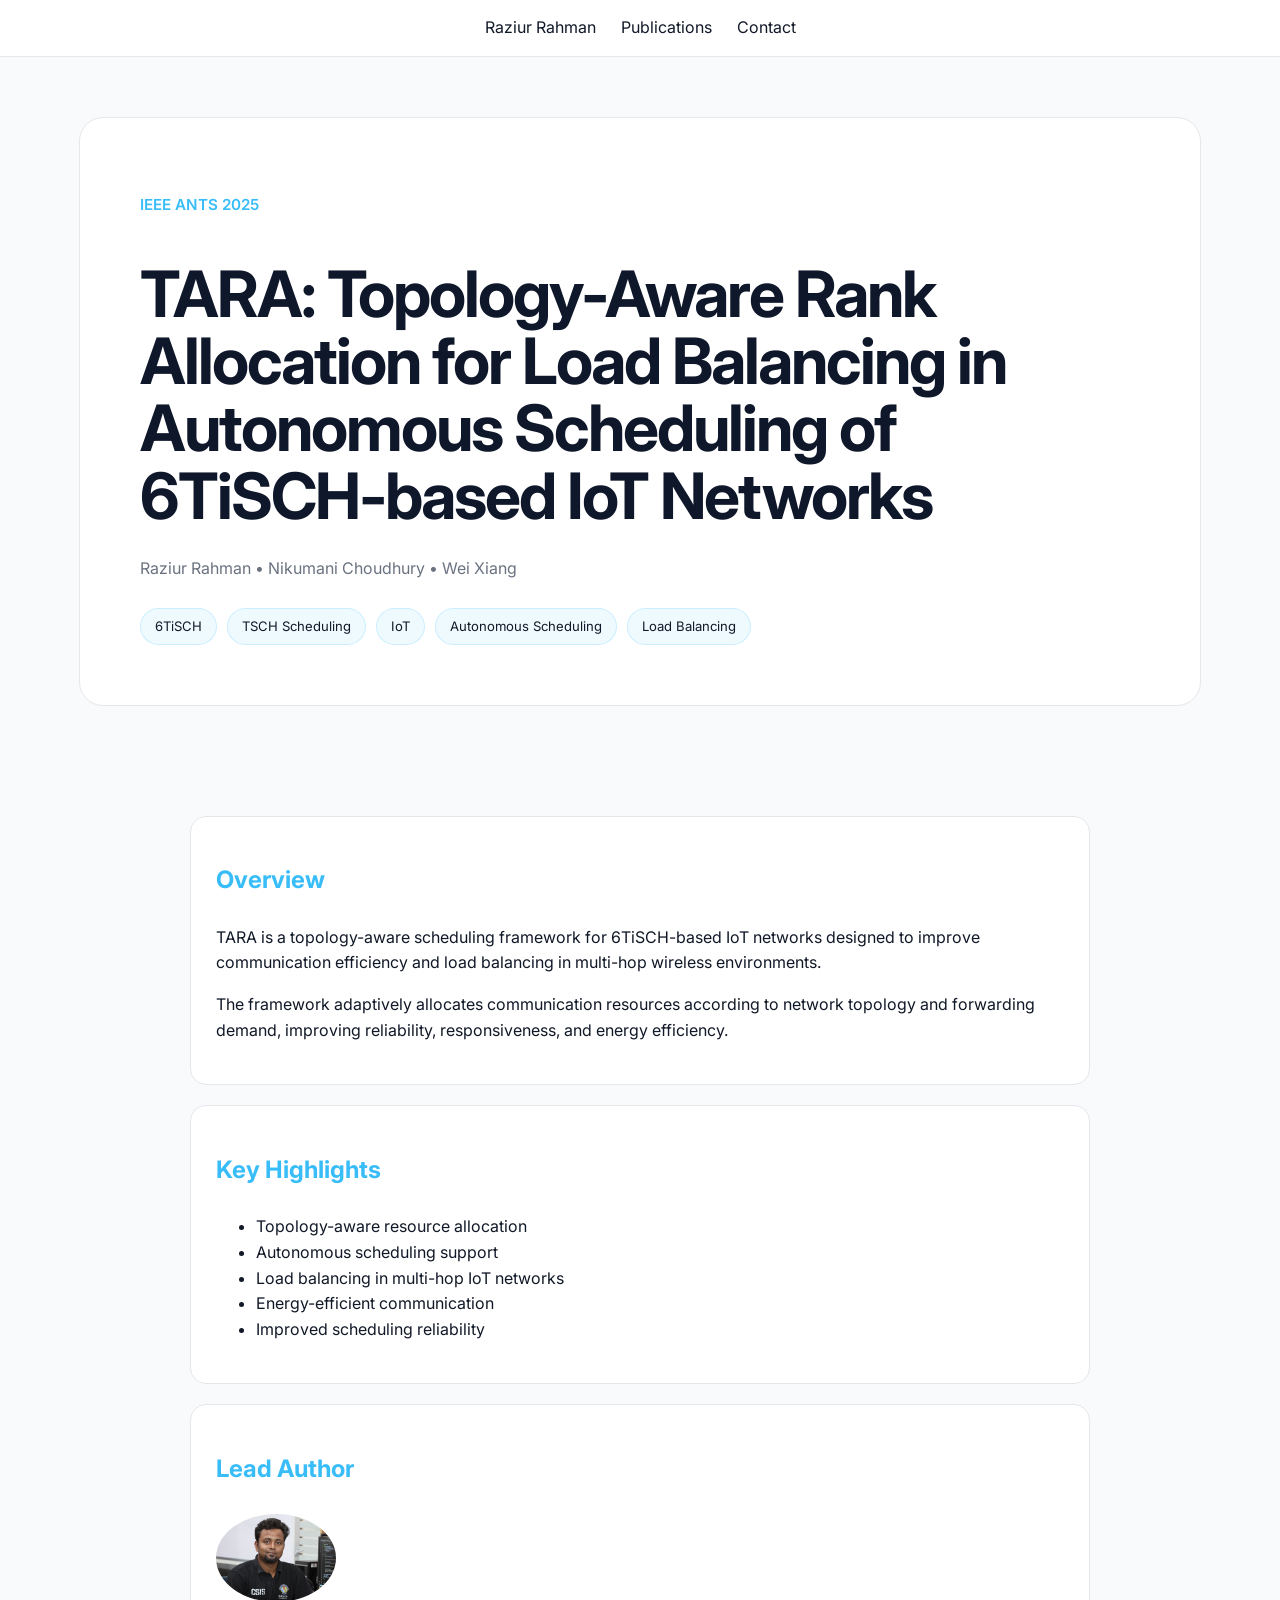
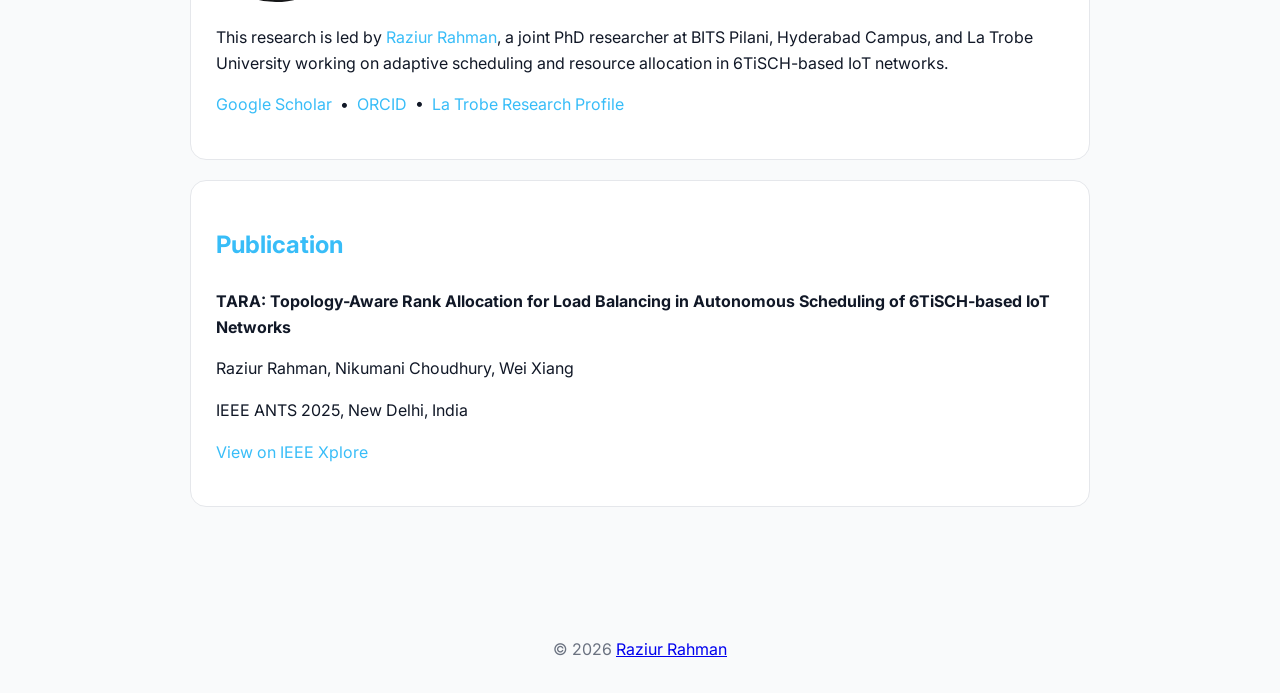
<file: projects/tara.html>
<!DOCTYPE html>
<html lang="en">
<head>
<meta charset="UTF-8">
<meta name="viewport" content="width=device-width, initial-scale=1.0">

<title>TARA: Topology-Aware 6TiSCH Scheduling | Raziur Rahman</title>
<meta name="description" content="TARA, led by Raziur Rahman, is a topology-aware autonomous scheduling framework for load balancing and reliable resource allocation in 6TiSCH IoT networks.">
<meta name="robots" content="index, follow, max-image-preview:large">
<meta name="author" content="Raziur Rahman">

<link rel="canonical" href="https://rahmanraziur.github.io/projects/tara.html">
<link rel="author" href="https://rahmanraziur.github.io/">

<!-- Scholarly metadata -->
<meta name="citation_title" content="TARA: Topology-Aware Rank Allocation for Load Balancing in Autonomous Scheduling of 6TiSCH-based IoT Networks">
<meta name="citation_author" content="Raziur Rahman">
<meta name="citation_author" content="Nikumani Choudhury">
<meta name="citation_author" content="Wei Xiang">
<meta name="citation_publication_date" content="2025">
<meta name="citation_conference_title" content="IEEE ANTS 2025, New Delhi, India">
<meta name="citation_abstract_html_url" content="https://rahmanraziur.github.io/projects/tara.html">

<!-- Open Graph -->
<meta property="og:type" content="article">
<meta property="og:title" content="TARA: Topology-Aware 6TiSCH Scheduling | Raziur Rahman">
<meta property="og:description" content="TARA, led by Raziur Rahman, is a topology-aware autonomous scheduling framework for load balancing and reliable resource allocation in 6TiSCH IoT networks.">
<meta property="og:url" content="https://rahmanraziur.github.io/projects/tara.html">
<meta property="og:site_name" content="Raziur Rahman">
<meta property="og:image" content="https://rahmanraziur.github.io/assets/images/profile.jpg">
<meta property="og:image:type" content="image/jpeg">
<meta property="og:image:alt" content="Portrait of Raziur Rahman">
<meta property="article:author" content="https://rahmanraziur.github.io/">

<!-- X / Twitter -->
<meta name="twitter:card" content="summary_large_image">
<meta name="twitter:title" content="TARA: Topology-Aware 6TiSCH Scheduling | Raziur Rahman">
<meta name="twitter:description" content="TARA, led by Raziur Rahman, is a topology-aware autonomous scheduling framework for load balancing and reliable resource allocation in 6TiSCH IoT networks.">
<meta name="twitter:image" content="https://rahmanraziur.github.io/assets/images/profile.jpg">
<meta name="twitter:image:alt" content="Portrait of Raziur Rahman">

<script type="application/ld+json">
{
  "@context": "https://schema.org",
  "@graph": [
    {
      "@type": "Person",
      "@id": "https://rahmanraziur.github.io/#person",
      "name": "Raziur Rahman",
      "url": "https://rahmanraziur.github.io/",
      "image": "https://rahmanraziur.github.io/assets/images/profile.jpg",
      "jobTitle": "Joint Doctoral Researcher",
      "affiliation": [
        {
          "@type": "CollegeOrUniversity",
          "name": "BITS Pilani, Hyderabad Campus"
        },
        {
          "@type": "CollegeOrUniversity",
          "name": "La Trobe University"
        }
      ],
      "sameAs": [
        "https://scholars.latrobe.edu.au/r3rahman/about",
        "https://scholar.google.com/citations?user=FUXiS7UAAAAJ&hl=en",
        "https://github.com/rahmanraziur",
        "https://www.linkedin.com/in/raziur247",
        "https://orcid.org/0009-0003-6365-7915"
      ]
    },
    {
      "@type": "WebPage",
      "@id": "https://rahmanraziur.github.io/projects/tara.html#webpage",
      "url": "https://rahmanraziur.github.io/projects/tara.html",
      "name": "TARA: Topology-Aware 6TiSCH Scheduling | Raziur Rahman",
      "description": "TARA, led by Raziur Rahman, is a topology-aware autonomous scheduling framework for load balancing and reliable resource allocation in 6TiSCH IoT networks.",
      "author": {
        "@id": "https://rahmanraziur.github.io/#person"
      },
      "about": {
        "@id": "https://rahmanraziur.github.io/projects/tara.html#research"
      },
      "primaryImageOfPage": {
        "@type": "ImageObject",
        "@id": "https://rahmanraziur.github.io/projects/tara.html#primaryimage",
        "url": "https://rahmanraziur.github.io/assets/images/profile.jpg",
        "contentUrl": "https://rahmanraziur.github.io/assets/images/profile.jpg",
        "caption": "Portrait of Raziur Rahman"
      },
      "isPartOf": {
        "@type": "WebSite",
        "@id": "https://rahmanraziur.github.io/#website",
        "url": "https://rahmanraziur.github.io/",
        "name": "Raziur Rahman"
      }
    },
    {
      "@type": "ScholarlyArticle",
      "@id": "https://rahmanraziur.github.io/projects/tara.html#research",
      "headline": "TARA: Topology-Aware Rank Allocation for Load Balancing in Autonomous Scheduling of 6TiSCH-based IoT Networks",
      "name": "TARA: Topology-Aware Rank Allocation for Load Balancing in Autonomous Scheduling of 6TiSCH-based IoT Networks",
      "description": "TARA, led by Raziur Rahman, is a topology-aware autonomous scheduling framework for load balancing and reliable resource allocation in 6TiSCH IoT networks.",
      "datePublished": "2025",
      "author": [
        {
          "@type": "Person",
          "@id": "https://rahmanraziur.github.io/#person",
          "name": "Raziur Rahman",
          "url": "https://rahmanraziur.github.io/",
          "image": "https://rahmanraziur.github.io/assets/images/profile.jpg",
          "jobTitle": "Joint Doctoral Researcher",
          "affiliation": [
            {
              "@type": "CollegeOrUniversity",
              "name": "BITS Pilani, Hyderabad Campus"
            },
            {
              "@type": "CollegeOrUniversity",
              "name": "La Trobe University"
            }
          ],
          "sameAs": [
            "https://scholars.latrobe.edu.au/r3rahman/about",
            "https://scholar.google.com/citations?user=FUXiS7UAAAAJ&hl=en",
            "https://github.com/rahmanraziur",
            "https://www.linkedin.com/in/raziur247",
            "https://orcid.org/0009-0003-6365-7915"
          ]
        },
        {
          "@type": "Person",
          "name": "Nikumani Choudhury"
        },
        {
          "@type": "Person",
          "name": "Wei Xiang"
        }
      ],
      "publisher": {
        "@type": "Organization",
        "name": "Institute of Electrical and Electronics Engineers"
      },
      "isPartOf": {
        "@type": "CreativeWork",
        "name": "IEEE ANTS 2025, New Delhi, India"
      },
      "mainEntityOfPage": {
        "@id": "https://rahmanraziur.github.io/projects/tara.html#webpage"
      },
      "sameAs": "https://ieeexplore.ieee.org/abstract/document/11429748",
      "keywords": [
        "6TiSCH",
        "TSCH Scheduling",
        "IoT",
        "Autonomous Scheduling",
        "Load Balancing"
      ]
    },
    {
      "@type": "BreadcrumbList",
      "@id": "https://rahmanraziur.github.io/projects/tara.html#breadcrumb",
      "itemListElement": [
        {
          "@type": "ListItem",
          "position": 1,
          "name": "Raziur Rahman",
          "item": "https://rahmanraziur.github.io/"
        },
        {
          "@type": "ListItem",
          "position": 2,
          "name": "TARA",
          "item": "https://rahmanraziur.github.io/projects/tara.html"
        }
      ]
    }
  ]
}
</script>

<link href="https://fonts.googleapis.com/css2?family=Inter:wght@300;400;600;700&display=swap" rel="stylesheet">
<link rel="stylesheet" href="../assets/css/style.css">
</head>

<body>

<nav aria-label="Primary navigation">
  <a href="https://rahmanraziur.github.io/">Raziur Rahman</a>
  <a href="https://rahmanraziur.github.io/#publications">Publications</a>
  <a href="https://rahmanraziur.github.io/#contact">Contact</a>
</nav>

<main>
<div class="project-hero">

  <p class="project-subtitle">IEEE ANTS 2025</p>

  <h1>TARA: Topology-Aware Rank Allocation for Load Balancing in Autonomous Scheduling of 6TiSCH-based IoT Networks</h1>

  <p class="project-authors">Raziur Rahman • Nikumani Choudhury • Wei Xiang</p>

  <div class="project-tags">
    <span>6TiSCH</span>
    <span>TSCH Scheduling</span>
    <span>IoT</span>
    <span>Autonomous Scheduling</span>
    <span>Load Balancing</span>
  </div>

</div>

<section>

  <div class="card">
    <h2>Overview</h2>

    <p>TARA is a topology-aware scheduling framework for 6TiSCH-based IoT networks designed to improve communication efficiency and load balancing in multi-hop wireless environments.</p>

    <p>The framework adaptively allocates communication resources according to network topology and forwarding demand, improving reliability, responsiveness, and energy efficiency.</p>
  </div>

  <div class="card">
    <h2>Key Highlights</h2>

    <ul>
      <li>Topology-aware resource allocation</li>
      <li>Autonomous scheduling support</li>
      <li>Load balancing in multi-hop IoT networks</li>
      <li>Energy-efficient communication</li>
      <li>Improved scheduling reliability</li>
    </ul>
  </div>

  <div class="card" id="lead-author">
    <h2>Lead Author</h2>

    <img src="https://rahmanraziur.github.io/assets/images/profile.jpg"
         alt="Portrait of Raziur Rahman, joint PhD researcher in 6TiSCH and IoT"
         width="120"
         height="120"
         loading="lazy"
         decoding="async"
         style="border-radius:50%; max-width:120px; height:auto;">

    <p>
      This research is led by
      <a href="https://rahmanraziur.github.io/" rel="author">Raziur Rahman</a>,
      a joint PhD researcher at BITS Pilani, Hyderabad Campus, and La Trobe University
      working on adaptive scheduling and resource allocation in 6TiSCH-based IoT networks.
    </p>

    <p>
      <a href="https://scholar.google.com/citations?user=FUXiS7UAAAAJ&hl=en" target="_blank" rel="noopener noreferrer">Google Scholar</a>
      &nbsp;•&nbsp;
      <a href="https://orcid.org/0009-0003-6365-7915" target="_blank" rel="noopener noreferrer">ORCID</a>
      &nbsp;•&nbsp;
      <a href="https://scholars.latrobe.edu.au/r3rahman/about" target="_blank" rel="noopener noreferrer">La Trobe Research Profile</a>
    </p>
  </div>

  <div class="card pub-box">
    <h2>Publication</h2>

    <p><strong>TARA: Topology-Aware Rank Allocation for Load Balancing in Autonomous Scheduling of 6TiSCH-based IoT Networks</strong></p>

    <p>Raziur Rahman, Nikumani Choudhury, Wei Xiang</p>

    <p>IEEE ANTS 2025, New Delhi, India</p>

    <p>
      <a href="https://ieeexplore.ieee.org/abstract/document/11429748" target="_blank" rel="noopener noreferrer">
        View on IEEE Xplore
      </a>
    </p>
  </div>

</section>
</main>

<footer>
  © 2026 <a href="https://rahmanraziur.github.io/" rel="author">Raziur Rahman</a>
</footer>

</body>
</html>
</file>
<file: assets/css/style.css>
html {
  scroll-behavior: smooth;
}


/* GLOBAL — LIGHT DEFAULT */
body {
  font-family: 'Inter', sans-serif;
  margin: 0;
  line-height: 1.6;
  background: #f9fafb;
  color: #111827;

  transition:
    background 0.3s ease,
    color 0.3s ease;
}



/* DARK MODE */
body.dark {
  background: radial-gradient(circle at top, #0f172a, #020617);
  color: #e5e7eb;
}


body.dark .card {
  background: rgba(17,24,39,0.7);
  color: #e5e7eb;
  border: 1px solid #1f2937;
}

/* HEADER RESET */
header {
  padding: 0;
}



/* NAV */
nav {
  display: flex;
  justify-content: center;
  gap: 25px;
  padding: 15px;

  background: rgba(255,255,255,0.96);

  border-bottom: 1px solid #e5e7eb;
  position: sticky;
  top: 0;
  z-index: 1000;
  overflow-x: auto;
  white-space: nowrap;
}


nav::-webkit-scrollbar {
  display: none;
}

nav a {
  text-decoration: none;
}

nav a:hover {
  color: #38bdf8;
}

/* DARK MODE NAV */
body.dark nav {
  background: rgba(2,6,23,0.7);
}

body.dark nav a {
  color: #e5e7eb;
}

body:not(.dark) nav a {
  color: #111827;
}

#themeToggle {
  position: absolute;
  right: 20px;
  background: none;
  border: none;
  color: #38bdf8;
  font-size: 18px;
  cursor: pointer;
}

/* SECTION */
section {
  max-width: 900px;
  margin: auto;
  padding: 80px 20px;
}

h2 {
  color: #38bdf8;
  margin-bottom: 25px;
}

/* CARD */
.card {
  background: white;
  color: #111827;
  padding: 25px;
  border-radius: 16px;
  margin-bottom: 20px;
  border: 1px solid #e5e7eb;
  transition: 0.3s;

  max-width: 900px;          /* ADD */
  margin-left: auto;         /* ADD */
  margin-right: auto;        /* ADD */
}

.card:hover {
  transform: translateY(-4px);
  box-shadow: 0 20px 40px rgba(56,189,248,0.15);
}
.card,
.publication-item,
.teaching-item,
.hero,
nav {
  transition:
    background 0.3s ease,
    border-color 0.3s ease,
    color 0.3s ease;
}


/* RESEARCH INTEREST */
.interest-list {
  list-style: none;
  padding-left: 0;
  display: grid;
  grid-template-columns: 1fr 1fr;
  gap: 10px 30px;
}

.interest-list li {
  padding: 10px 0;
  border-bottom: 1px solid #e5e7eb;
  position: relative;
  padding-left: 20px;
}

body.dark .interest-list li {
  border-bottom: 1px solid #1f2937;
}

.interest-list li::before {
  content: "▸";
  position: absolute;
  left: 0;
  color: #38bdf8;
}

/* TIMELINE */
.timeline {
  border-left: 2px solid #38bdf8;
  padding-left: 20px;
}

.timeline div {
  margin-bottom: 20px;
}


/* SECTION SUBTITLE */
.section-subtitle {
  color: #6b7280;
  margin-bottom: 35px;
  font-size: 1rem;
}

/* TEACHING */
.teaching-list {
  display: flex;
  flex-direction: column;
  gap: 20px;
}

.teaching-item {
  display: flex;
  gap: 30px;
  background: white;
  border: 1px solid #e5e7eb;
  border-radius: 14px;
  padding: 24px;
  transition: 0.25s ease;
}

.teaching-item:hover {
  transform: translateY(-3px);
  box-shadow: 0 10px 25px rgba(0,0,0,0.05);
}

.teaching-date {
  min-width: 180px;
  font-weight: 600;
  color: #0f172a;
}

.teaching-content h3 {
  margin: 0 0 4px 0;
  font-size: 1.05rem;
  color: #111827;
}

.teaching-content p {
  margin: 0 0 14px 0;
  color: #6b7280;
  font-size: 0.95rem;
}

body.dark .teaching-item {
  background: rgba(17,24,39,0.7);
  border: 1px solid #1f2937;
}

body.dark .teaching-date,
body.dark .teaching-content h3 {
  color: #e5e7eb;
}

body.dark .teaching-content p,
body.dark .section-subtitle {
  color: #94a3b8;
}

@media (max-width: 768px) {

  .teaching-item {
    flex-direction: column;
    gap: 12px;
  }

  .teaching-date {
    min-width: auto;
  }

}

/* PUBLICATIONS */
.publication-list {
  display: flex;
  flex-direction: column;
  gap: 24px;
}

.publication-item {
  background: white;
  border: 1px solid #e5e7eb;
  border-radius: 14px;
  padding: 28px;
  transition: 0.25s ease;
}

.publication-item:hover {
  transform: translateY(-3px);
  box-shadow: 0 10px 25px rgba(0,0,0,0.05);
}

.publication-item h3 {
  margin-top: 0;
  margin-bottom: 12px;
  font-size: 1.08rem;
  line-height: 1.5;
  color: #111827;
}

.pub-authors {
  color: #374151;
  margin-bottom: 8px;
  font-size: 0.96rem;
}

.pub-venue {
  color: #6b7280;
  margin-bottom: 18px;
  font-size: 0.95rem;
}
.pub-summary {
  color: #374151;
  line-height: 1.7;
  margin-bottom: 18px;
}

body.dark .pub-summary {
  color: #cbd5e1;
}

.pub-link {
  color: #38bdf8;
  text-decoration: none;
  font-weight: 500;
}

.pub-link:hover {
  text-decoration: underline;
}

/* DARK MODE */
body.dark .publication-item {
  background: rgba(17,24,39,0.7);
  border: 1px solid #1f2937;
}

body.dark .publication-item h3 {
  color: #e5e7eb;
}

body.dark .pub-authors {
  color: #cbd5e1;
}

body.dark .pub-venue {
  color: #94a3b8;
}

body.dark .hero {
  background: rgba(17,24,39,0.75);
  border: 1px solid #1f2937;
}

body.dark .hero h1 {
  color: #f8fafc;
}

body.dark .affiliation,
body.dark .hero-tagline {
  color: #cbd5e1;
}

body.dark .hero-badges span {
  background: rgba(56,189,248,0.12);
  border: 1px solid rgba(56,189,248,0.25);
  color: #e5e7eb;
}


body.dark footer {
  color: #94a3b8;
}


/* RESEARCH DEMO */
.research-demo {
  margin-top: 60px;
  text-align: center;
}

.research-demo h3 {
  font-size: 1.35rem;
  color: #111827;
  margin-bottom: 12px;
}

.demo-subtitle {
  color: #6b7280;
  max-width: 720px;
  margin: 0 auto 24px auto;
  line-height: 1.7;
}

.demo-tags {
  display: flex;
  justify-content: center;
  flex-wrap: wrap;
  gap: 10px;
  margin-bottom: 28px;
}

.demo-tags span {
  background: rgba(56,189,248,0.08);
  border: 1px solid rgba(56,189,248,0.18);
  padding: 6px 12px;
  border-radius: 999px;
  font-size: 0.82rem;
}

body.dark .research-demo h3 {
  color: #e5e7eb;
}

body.dark .demo-subtitle {
  color: #94a3b8;
}




/* CANVAS */
canvas {
  width: 100%;
  max-width: 800px;
  height: auto;
  display: block;
  margin: 20px auto;
  border-radius: 12px;
}

/* FOOTER */
footer {
  text-align: center;
  padding: 30px;
  color: #6b7280;
}



/* HERO */
.hero {
  display: flex;
  align-items: center;
  justify-content: space-between;
  padding: 60px 50px;            /* slightly tighter */
  max-width: 950px;
  margin: 40px auto;
  gap: 30px;                     /* balanced spacing */
  position: relative;   /* 🔥 required */
  overflow: hidden;
  background: white;
  border-radius: 18px;
  border: 1px solid #e5e7eb;
}

/* LEFT */
.hero-left {
  flex: 1;
  max-width: 800px;
}

/* TEXT */
.hero h1 {
  font-size: 3.5rem;
  font-weight: 700;
  margin-bottom: 10px;
  letter-spacing: -1px;
  color: #0f172a;
  line-height: 1.05;
}

.subtitle {
  color: #38bdf8;
  font-weight: 500;
}

.affiliation {
  color: #6b7280;
  margin-top: 6px;
}

/* TAGLINE (NEW) */
.hero-tagline {
  margin-top: 15px;
  color: #374151;
  line-height: 1.7;
  font-size: 1.02rem;
}

/* BADGES (NEW) */
.hero-badges {
  margin-top: 15px;
}

.hero-badges span {
  display: inline-block;
  margin: 6px 8px 0 0;
  padding: 6px 12px;
  background: rgba(56,189,248,0.12);
  border: 1px solid rgba(56,189,248,0.3);
  border-radius: 6px;
  font-size: 0.8rem;
  transition: all 0.25s ease;
}


.hero-badges span:hover {
  background: rgba(56,189,248,0.25);
  transform: translateY(-2px);
}


/* LINKS */
.hero-links {
  margin-top: 18px;
}

.hero-links a {
  margin-right: 18px;
  text-decoration: none;
  color: #38bdf8;
}

.hero-links a:hover {
  text-decoration: underline;
}

/* HERO BUTTONS */

.hero-buttons{
  margin-top:20px;
  display:flex;
  gap:14px;
  flex-wrap:wrap;
}

.hero-btn{
  display:inline-block;
  padding:10px 18px;
  border-radius:10px;
  background:#38bdf8;
  color:white;
  text-decoration:none;
  font-weight:600;
  transition:0.25s ease;
}

.hero-btn:hover{
  transform:translateY(-2px);
  background:#0ea5e9;
}


/* RIGHT */
.hero-right {
  flex: 0 0 auto;
}

/* PROFILE WRAPPER */
.profile-wrapper {
  padding: 4px;
  border-radius: 50%;
  background: white;
}


/* IMAGE */
.profile-wrapper img {
  width: 150px;
  height: 150px;
  border-radius: 50%;
  border: 3px solid #38bdf8;
  object-fit: cover;
}
.hero::after {
  content: "";
  position: absolute;
  inset: 0;
  background: radial-gradient(
    circle at 20% 30%,
    rgba(56,189,248,0.08),
    transparent 60%
  );
  pointer-events: none;
  border-radius: 18px;
}


/* MOBILE */
@media (max-width: 768px) {
  .hero {
    flex-direction: column;
    text-align: center;
  }

  .hero-left,
  .hero-right {
    flex: 100%;
    max-width: 100%;
  }

  .hero-right {
    margin-top: 20px;
  }

  .hero-left p {
    max-width: 100%;   /* ✅ THIS FIX */
  }

  .interest-list {
    grid-template-columns: 1fr;
  }
}



/* ===== ADD THIS BELOW YOUR EXISTING MOBILE BLOCK ===== */
@media (max-width: 768px) {

  /* TEXT SCALING */
  .hero h1 {
    font-size: 2rem;
  }

  .subtitle {
    font-size: 0.95rem;
  }

  .hero-tagline {
    font-size: 0.9rem;
  }

  /* HERO SPACING */
  .hero {
    padding: 40px 20px;
    margin: 20px 10px;
  }

  /* PROFILE IMAGE */
  .profile-wrapper img {
    width: 110px;
    height: 110px;
  }

  /* NAVBAR FIX (THIS IS A BIG ONE) */
  nav {
    flex-wrap: wrap;
    gap: 10px;
    padding: 10px;
  }

  nav a {
    font-size: 0.85rem;
  }

  #themeToggle {
    position: static;
  }

  /* SECTION PADDING */
  section {
    padding: 50px 15px;
  }

  /* CARDS */
  .card {
    padding: 18px;
  }

  /* GRID STACK */
  .grid {
    grid-template-columns: 1fr;
  }

  /* CANVAS (CRITICAL FIX) */
  canvas {
    width: 100%;
    height: auto;
  }

  /* BADGES */
  .hero-badges span {
    font-size: 0.7rem;
    padding: 5px 10px;
  }
}





.card a {
  color: #38bdf8;
  text-decoration: none;
}

.card a:hover {
  text-decoration: underline;
}

/* =========================
   PROJECT PAGES
========================= */

.project-hero{
  max-width: 1000px;
  margin: 60px auto 30px auto;
  padding: 60px;
  background: white;
  border: 1px solid #e5e7eb;
  border-radius: 24px;
}

.project-subtitle{
  color:#38bdf8;
  font-weight:600;
  margin-bottom:18px;
  font-size:0.95rem;
}

.project-hero h1{
  font-size:4rem;
  line-height:1.05;
  letter-spacing:-2px;
  margin-bottom:25px;
  color:#0f172a;
}

.project-authors{
  color:#6b7280;
  margin-bottom:25px;
  line-height:1.8;
}

.project-tags{
  display:flex;
  flex-wrap:wrap;
  gap:10px;
}

.project-tags span{
  background:rgba(56,189,248,0.08);
  border:1px solid rgba(56,189,248,0.2);
  padding:7px 14px;
  border-radius:999px;
  font-size:0.82rem;
}

body.dark .project-hero{
  background:rgba(17,24,39,0.75);
  border:1px solid #1f2937;
}

body.dark .project-hero h1{
  color:#f8fafc;
}

body.dark .project-authors{
  color:#cbd5e1;
}

/* MOBILE */
@media(max-width:768px){

  .project-hero{
    margin:20px 12px;
    padding:30px 22px;
  }

  .project-hero h1{
    font-size:2.3rem;
    letter-spacing:-1px;
  }

}
</file>
